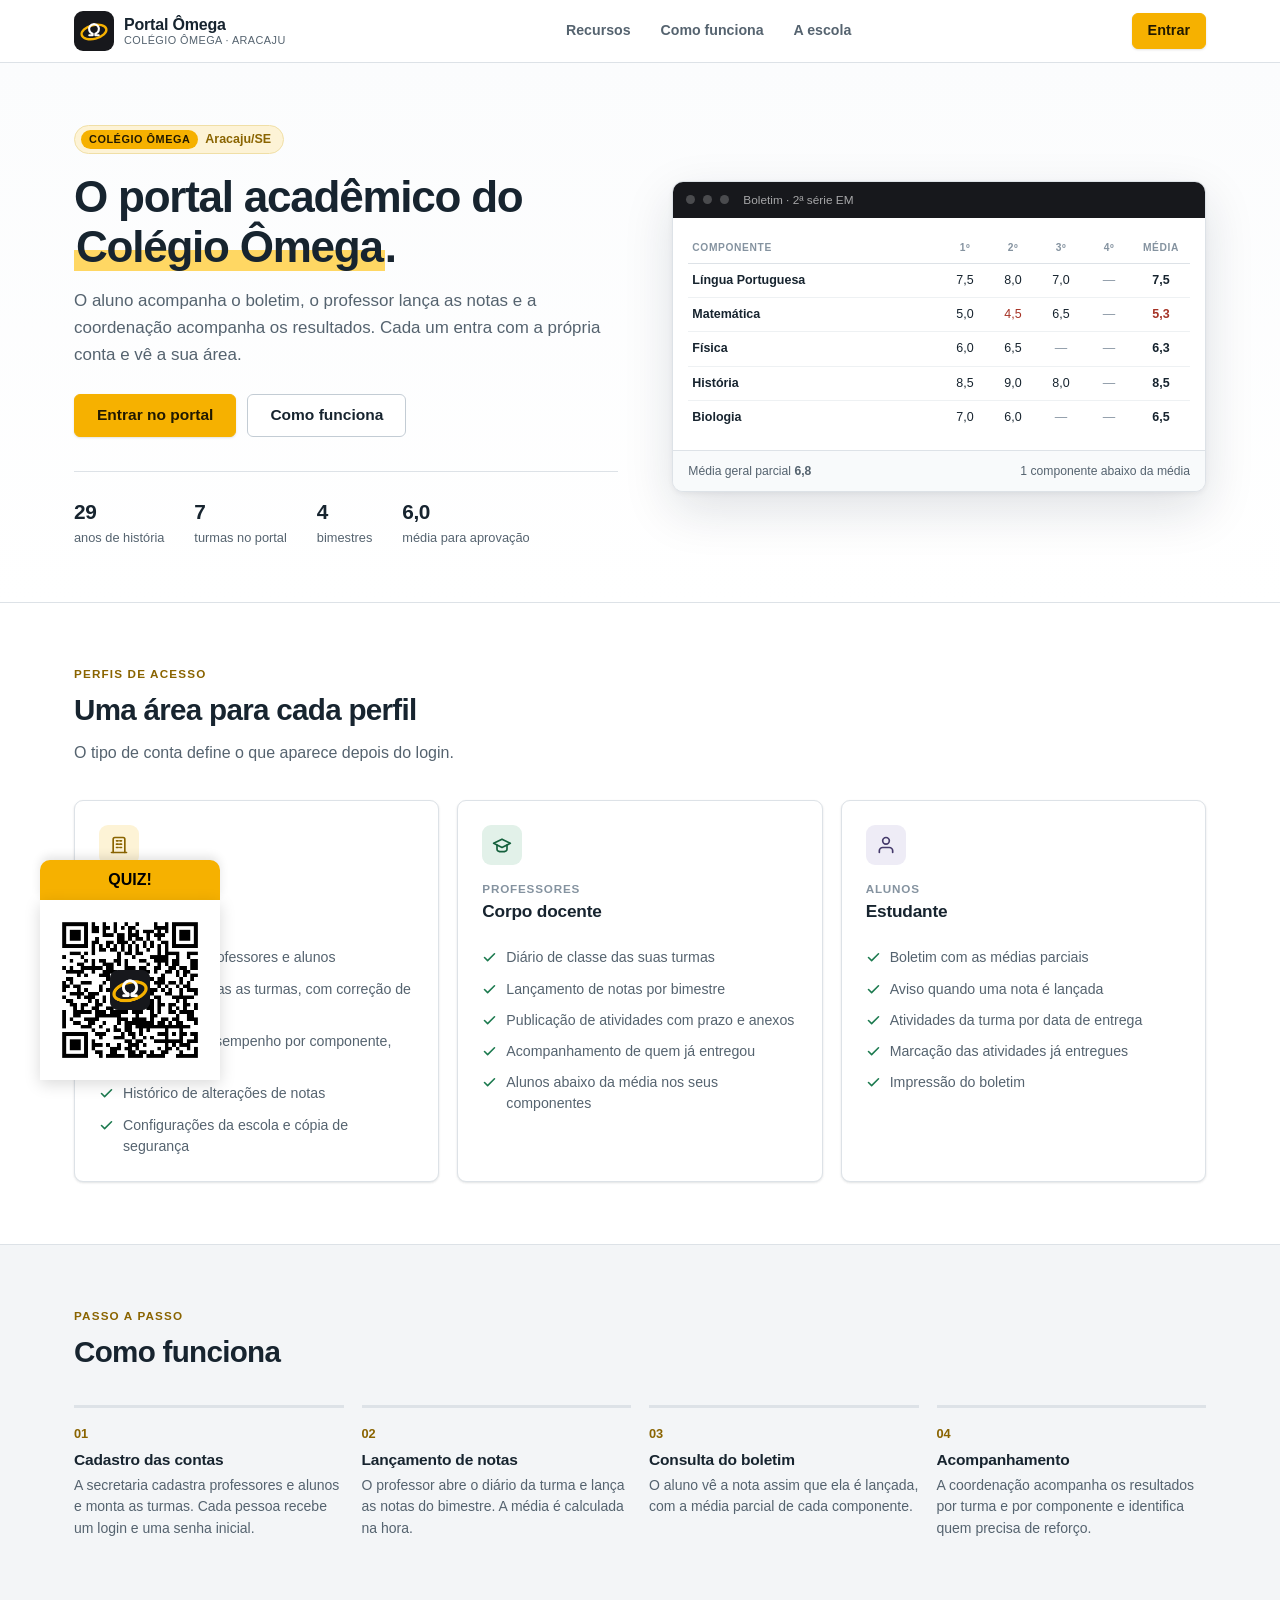
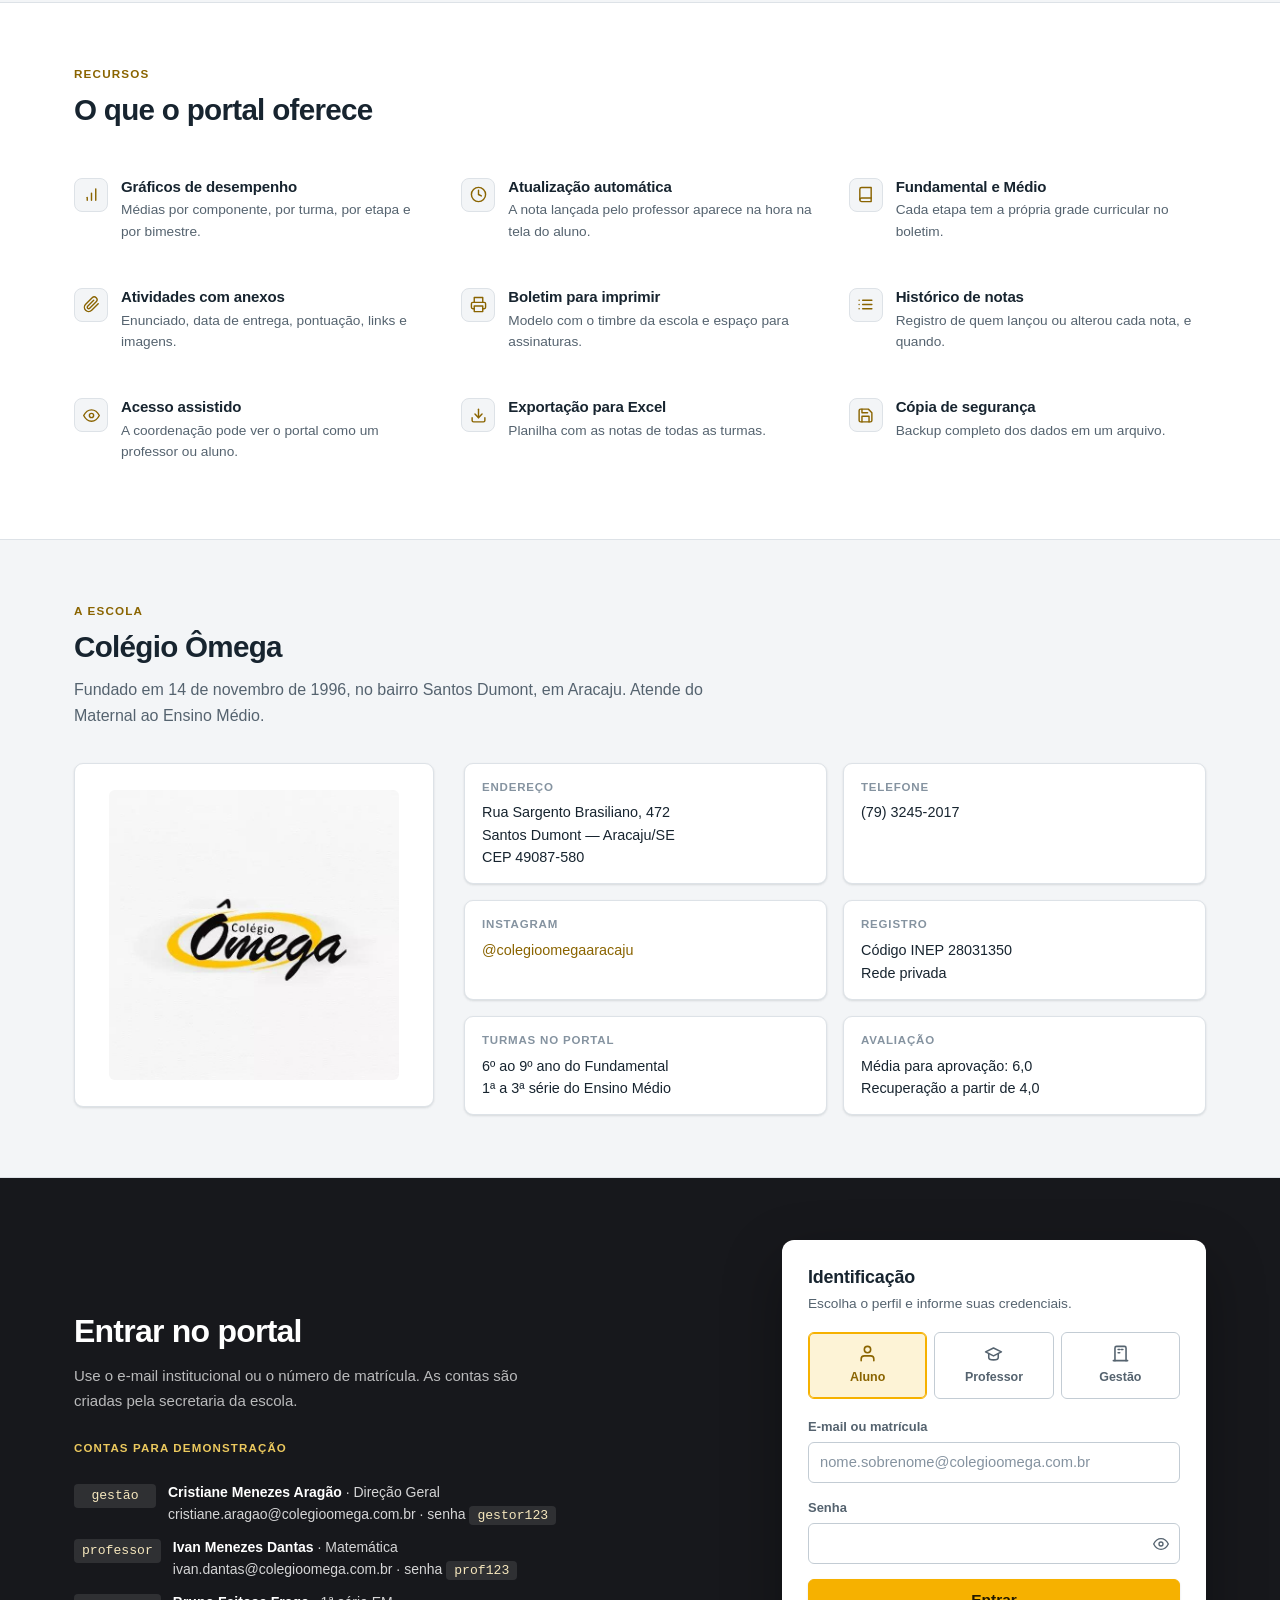
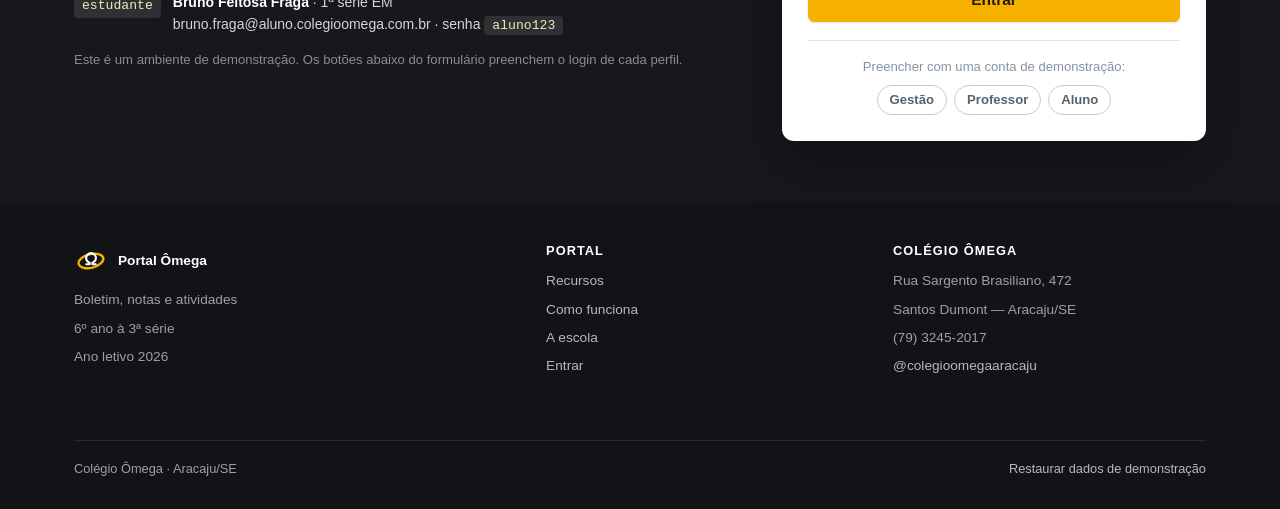
<file: index.html>
<!DOCTYPE html>
<html lang="pt-BR">
<head>
<meta charset="utf-8">
<meta name="viewport" content="width=device-width, initial-scale=1">
<title>Portal Ômega — Colégio Ômega, Aracaju/SE</title>
<meta name="description" content="Portal acadêmico do Colégio Ômega: boletim online, lançamento de notas e atividades das turmas do 6º ano à 3ª série.">
<meta name="theme-color" content="#17181c">
<meta property="og:title" content="Portal Ômega — Colégio Ômega">
<meta property="og:description" content="Boletim online, lançamento de notas e atividades das turmas. Acesso para alunos, professores e coordenação.">
<meta property="og:type" content="website">
<link rel="icon" href="assets/img/favicon.svg" type="image/svg+xml">
<link rel="stylesheet" href="assets/css/base.css">
<link rel="stylesheet" href="assets/css/componentes.css">
<link rel="stylesheet" href="assets/css/portal.css">
<style>
html body .qr-widget {
  position: fixed !important;
  bottom: 0 !important;
  padding-left: 40px !important;
  display: flex !important;
  flex-direction: column !important;
  align-items: center !important;
  z-index: 90 !important;
  box-sizing: content-box !important;
  transform: translateY(180px) !important;
  -webkit-transition: transform 0.5s cubic-bezier(0.5, 1, 0.1, 1) !important;
  transition: transform 0.5s cubic-bezier(0.5, 1, 0.1, 1) !important;
  will-change: transform;
}

html body .qr-widget:hover {
  transform: translateY(0px) !important;
}

html body .qr-trigger {
  background-color: #F6B100 !important;
  color: #000000 !important;
  border: none !important;
  padding: 12px 0 !important;
  font-size: 16px !important;
  font-weight: bold !important;
  cursor: pointer !important;
  width: 180px !important;
  text-align: center !important;
  border-radius: 10px 10px 0 0 !important;
  box-shadow: 0 -4px 10px rgba(0, 0, 0, 0.1) !important;
  line-height: 1 !important;
  margin: 0 !important;
}

html body .qr-box {
  background: white !important;
  padding: 15px !important;
  box-shadow: 0 4px 15px rgba(0, 0, 0, 0.15) !important;
  width: 150px !important;
  height: 150px !important;
  display: flex !important;
  justify-content: center !important;
  align-items: center !important;
  cursor: pointer !important;
  box-sizing: content-box !important;
  margin: 0 !important;
}

html body .qr-box img {
  width: 150px !important;
  height: 150px !important;
  display: block !important;
  margin: 0 !important;
  padding: 0 !important;
}
</style>
</head>
<body class="portal">

<!-- ═══════════ ABERTURA ═══════════ -->
<div id="cortina" class="cortina-abertura" role="presentation">
  <div class="cortina-brilho" aria-hidden="true"></div>
  <div class="cortina-particulas" id="abParticulas" aria-hidden="true"></div>
  <div class="cortina-miolo">
    <svg class="cortina-marca" viewBox="0 0 64 64" fill="none" aria-hidden="true">
      <ellipse class="ab-elipse" cx="32" cy="34" rx="27" ry="14.5" transform="rotate(-14 32 34)"
               pathLength="100" stroke="#f6b100" stroke-width="5"/>
      <path class="ab-omega" d="M22 41h7v-3a10.5 10.5 0 1 1 6 0v3h7"
            pathLength="100" stroke="#ffffff" stroke-width="4.6"
            stroke-linecap="round" stroke-linejoin="round"/>
    </svg>
    <h1 class="cortina-titulo" aria-label="Portal Ômega">
      <span class="ab-palavra" id="abPalavra1"></span>
      <span class="ab-palavra ab-palavra-2" id="abPalavra2"></span>
    </h1>
    <p class="cortina-sub">Colégio Ômega · Aracaju/SE</p>
    <button class="cortina-pular" id="abPular" type="button">pular &rarr;</button>
  </div>
</div>

<header class="topo-portal">
  <div class="envelope">
    <a class="marca-portal" href="index.html">
      <span class="escudo">
        <svg class="marca-omega" viewBox="0 0 64 64" fill="none" aria-hidden="true">
          <ellipse cx="32" cy="34" rx="27" ry="14.5" transform="rotate(-14 32 34)" stroke="#f6b100" stroke-width="5"/>
          <path d="M22 41h7v-3a10.5 10.5 0 1 1 6 0v3h7" stroke="currentColor" stroke-width="4.6" stroke-linecap="round" stroke-linejoin="round"/>
        </svg>
      </span>
      <span class="txt"><b>Portal Ômega</b><small>Colégio Ômega · Aracaju</small></span>
    </a>
    <nav class="nav-portal">
      <a href="#recursos">Recursos</a>
      <a href="#funcionamento">Como funciona</a>
      <a href="#escola">A escola</a>
    </nav>
    <a class="btn btn-principal" href="#acesso" style="margin-left:auto">Entrar</a>
  </div>
</header>

<!-- ====================================================== Abertura ==== -->
<section class="abertura">
  <div class="envelope">
    <div class="entrada-hero">
      <span class="tarja"><b>Colégio Ômega</b> Aracaju/SE</span>
      <h1>O portal acadêmico do <em>Colégio Ômega</em>.</h1>
      <p class="chamada">
        O aluno acompanha o boletim, o professor lança as notas e a coordenação
        acompanha os resultados. Cada um entra com a própria conta e vê a sua área.
      </p>
      <div class="botoes">
        <a class="btn btn-principal btn-g" href="#acesso">Entrar no portal</a>
        <a class="btn btn-neutro btn-g" href="#funcionamento">Como funciona</a>
      </div>

      <div class="tiras">
        <div class="t"><div class="n" data-contar="29">0</div><div class="d">anos de história</div></div>
        <div class="t"><div class="n" data-contar="7">0</div><div class="d">turmas no portal</div></div>
        <div class="t"><div class="n" data-contar="4">0</div><div class="d">bimestres</div></div>
        <div class="t"><div class="n">6,0</div><div class="d">média para aprovação</div></div>
      </div>
    </div>

    <!-- Prévia do boletim, com os mesmos estilos da tela real -->
    <div class="maquete" aria-hidden="true">
      <div class="maq-topo">
        <i></i><i></i><i></i>
        <span>Boletim · 2ª série EM</span>
      </div>
      <div class="maq-corpo">
        <div class="maq-linha cab">
          <span>Componente</span><span class="c">1º</span><span class="c">2º</span>
          <span class="c">3º</span><span class="c">4º</span><span class="md">Média</span>
        </div>
        <div class="maq-linha">
          <b>Língua Portuguesa</b><span class="c">7,5</span><span class="c">8,0</span>
          <span class="c">7,0</span><span class="c vazia">—</span><span class="md">7,5</span>
        </div>
        <div class="maq-linha">
          <b>Matemática</b><span class="c">5,0</span><span class="c baixa">4,5</span>
          <span class="c nova">6,5</span><span class="c vazia">—</span><span class="md baixa">5,3</span>
        </div>
        <div class="maq-linha">
          <b>Física</b><span class="c">6,0</span><span class="c">6,5</span>
          <span class="c vazia">—</span><span class="c vazia">—</span><span class="md">6,3</span>
        </div>
        <div class="maq-linha">
          <b>História</b><span class="c">8,5</span><span class="c">9,0</span>
          <span class="c">8,0</span><span class="c vazia">—</span><span class="md">8,5</span>
        </div>
        <div class="maq-linha">
          <b>Biologia</b><span class="c">7,0</span><span class="c">6,0</span>
          <span class="c vazia">—</span><span class="c vazia">—</span><span class="md">6,5</span>
        </div>
      </div>
      <div class="maq-rodape">
        <span>Média geral parcial <b>6,8</b></span>
        <span>1 componente abaixo da média</span>
      </div>
    </div>
  </div>
</section>

<!-- ======================================================== Perfis ==== -->
<section class="secao" id="perfis">
  <div class="envelope">
    <div class="cabeca-secao rev">
      <div class="olho">Perfis de acesso</div>
      <h2>Uma área para cada perfil</h2>
      <p>O tipo de conta define o que aparece depois do login.</p>
    </div>

    <div class="perfis">
      <article class="perfil gestor rev">
        <div class="emblema" aria-hidden="true">
          <svg viewBox="0 0 24 24" fill="none" stroke="currentColor" stroke-width="2" stroke-linecap="round" stroke-linejoin="round"><path d="M3 21h18"/><path d="M5 21V5a2 2 0 0 1 2-2h10a2 2 0 0 1 2 2v16"/><path d="M9 7h2M13 7h2M9 11h2M13 11h2M9 15h2M13 15h2"/></svg>
        </div>
        <div class="papel-nome">Coordenação</div>
        <h3>Gestão escolar</h3>
        <ul>
          <li><svg viewBox="0 0 24 24" fill="none" stroke="currentColor" stroke-width="2.5" stroke-linecap="round" stroke-linejoin="round"><polyline points="20 6 9 17 4 12"/></svg>Cadastro de professores e alunos</li>
          <li><svg viewBox="0 0 24 24" fill="none" stroke="currentColor" stroke-width="2.5" stroke-linecap="round" stroke-linejoin="round"><polyline points="20 6 9 17 4 12"/></svg>Boletins de todas as turmas, com correção de notas</li>
          <li><svg viewBox="0 0 24 24" fill="none" stroke="currentColor" stroke-width="2.5" stroke-linecap="round" stroke-linejoin="round"><polyline points="20 6 9 17 4 12"/></svg>Gráficos de desempenho por componente, turma e etapa</li>
          <li><svg viewBox="0 0 24 24" fill="none" stroke="currentColor" stroke-width="2.5" stroke-linecap="round" stroke-linejoin="round"><polyline points="20 6 9 17 4 12"/></svg>Histórico de alterações de notas</li>
          <li><svg viewBox="0 0 24 24" fill="none" stroke="currentColor" stroke-width="2.5" stroke-linecap="round" stroke-linejoin="round"><polyline points="20 6 9 17 4 12"/></svg>Configurações da escola e cópia de segurança</li>
        </ul>
      </article>

      <article class="perfil docente rev">
        <div class="emblema" aria-hidden="true">
          <svg viewBox="0 0 24 24" fill="none" stroke="currentColor" stroke-width="2" stroke-linecap="round" stroke-linejoin="round"><path d="M22 10 12 5 2 10l10 5 10-5z"/><path d="M6 12v5c0 1.66 2.69 3 6 3s6-1.34 6-3v-5"/></svg>
        </div>
        <div class="papel-nome">Professores</div>
        <h3>Corpo docente</h3>
        <ul>
          <li><svg viewBox="0 0 24 24" fill="none" stroke="currentColor" stroke-width="2.5" stroke-linecap="round" stroke-linejoin="round"><polyline points="20 6 9 17 4 12"/></svg>Diário de classe das suas turmas</li>
          <li><svg viewBox="0 0 24 24" fill="none" stroke="currentColor" stroke-width="2.5" stroke-linecap="round" stroke-linejoin="round"><polyline points="20 6 9 17 4 12"/></svg>Lançamento de notas por bimestre</li>
          <li><svg viewBox="0 0 24 24" fill="none" stroke="currentColor" stroke-width="2.5" stroke-linecap="round" stroke-linejoin="round"><polyline points="20 6 9 17 4 12"/></svg>Publicação de atividades com prazo e anexos</li>
          <li><svg viewBox="0 0 24 24" fill="none" stroke="currentColor" stroke-width="2.5" stroke-linecap="round" stroke-linejoin="round"><polyline points="20 6 9 17 4 12"/></svg>Acompanhamento de quem já entregou</li>
          <li><svg viewBox="0 0 24 24" fill="none" stroke="currentColor" stroke-width="2.5" stroke-linecap="round" stroke-linejoin="round"><polyline points="20 6 9 17 4 12"/></svg>Alunos abaixo da média nos seus componentes</li>
        </ul>
      </article>

      <article class="perfil aluno rev">
        <div class="emblema" aria-hidden="true">
          <svg viewBox="0 0 24 24" fill="none" stroke="currentColor" stroke-width="2" stroke-linecap="round" stroke-linejoin="round"><path d="M20 21v-2a4 4 0 0 0-4-4H8a4 4 0 0 0-4 4v2"/><circle cx="12" cy="7" r="4"/></svg>
        </div>
        <div class="papel-nome">Alunos</div>
        <h3>Estudante</h3>
        <ul>
          <li><svg viewBox="0 0 24 24" fill="none" stroke="currentColor" stroke-width="2.5" stroke-linecap="round" stroke-linejoin="round"><polyline points="20 6 9 17 4 12"/></svg>Boletim com as médias parciais</li>
          <li><svg viewBox="0 0 24 24" fill="none" stroke="currentColor" stroke-width="2.5" stroke-linecap="round" stroke-linejoin="round"><polyline points="20 6 9 17 4 12"/></svg>Aviso quando uma nota é lançada</li>
          <li><svg viewBox="0 0 24 24" fill="none" stroke="currentColor" stroke-width="2.5" stroke-linecap="round" stroke-linejoin="round"><polyline points="20 6 9 17 4 12"/></svg>Atividades da turma por data de entrega</li>
          <li><svg viewBox="0 0 24 24" fill="none" stroke="currentColor" stroke-width="2.5" stroke-linecap="round" stroke-linejoin="round"><polyline points="20 6 9 17 4 12"/></svg>Marcação das atividades já entregues</li>
          <li><svg viewBox="0 0 24 24" fill="none" stroke="currentColor" stroke-width="2.5" stroke-linecap="round" stroke-linejoin="round"><polyline points="20 6 9 17 4 12"/></svg>Impressão do boletim</li>
        </ul>
      </article>
    </div>
  </div>
</section>

<!-- =================================================== Funcionamento == -->
<section class="secao alterna" id="funcionamento">
  <div class="envelope">
    <div class="cabeca-secao rev">
      <div class="olho">Passo a passo</div>
      <h2>Como funciona</h2>
    </div>

    <div class="passos">
      <div class="passo rev">
        <h4>Cadastro das contas</h4>
        <p>A secretaria cadastra professores e alunos e monta as turmas. Cada pessoa recebe um login e uma senha inicial.</p>
      </div>
      <div class="passo rev">
        <h4>Lançamento de notas</h4>
        <p>O professor abre o diário da turma e lança as notas do bimestre. A média é calculada na hora.</p>
      </div>
      <div class="passo rev">
        <h4>Consulta do boletim</h4>
        <p>O aluno vê a nota assim que ela é lançada, com a média parcial de cada componente.</p>
      </div>
      <div class="passo rev">
        <h4>Acompanhamento</h4>
        <p>A coordenação acompanha os resultados por turma e por componente e identifica quem precisa de reforço.</p>
      </div>
    </div>
  </div>
</section>

<!-- ====================================================== Recursos ==== -->
<section class="secao" id="recursos">
  <div class="envelope">
    <div class="cabeca-secao rev">
      <div class="olho">Recursos</div>
      <h2>O que o portal oferece</h2>
    </div>

    <div class="recursos">
      <div class="recurso rev">
        <div class="ico"><svg viewBox="0 0 24 24" fill="none" stroke="currentColor" stroke-width="2" stroke-linecap="round" stroke-linejoin="round"><line x1="12" y1="20" x2="12" y2="10"/><line x1="18" y1="20" x2="18" y2="4"/><line x1="6" y1="20" x2="6" y2="16"/></svg></div>
        <div>
          <h4>Gráficos de desempenho</h4>
          <p>Médias por componente, por turma, por etapa e por bimestre.</p>
        </div>
      </div>
      <div class="recurso rev">
        <div class="ico"><svg viewBox="0 0 24 24" fill="none" stroke="currentColor" stroke-width="2" stroke-linecap="round" stroke-linejoin="round"><circle cx="12" cy="12" r="10"/><polyline points="12 6 12 12 16 14"/></svg></div>
        <div>
          <h4>Atualização automática</h4>
          <p>A nota lançada pelo professor aparece na hora na tela do aluno.</p>
        </div>
      </div>
      <div class="recurso rev">
        <div class="ico"><svg viewBox="0 0 24 24" fill="none" stroke="currentColor" stroke-width="2" stroke-linecap="round" stroke-linejoin="round"><path d="M4 19.5A2.5 2.5 0 0 1 6.5 17H20"/><path d="M6.5 2H20v20H6.5A2.5 2.5 0 0 1 4 19.5v-15A2.5 2.5 0 0 1 6.5 2z"/></svg></div>
        <div>
          <h4>Fundamental e Médio</h4>
          <p>Cada etapa tem a própria grade curricular no boletim.</p>
        </div>
      </div>
      <div class="recurso rev">
        <div class="ico"><svg viewBox="0 0 24 24" fill="none" stroke="currentColor" stroke-width="2" stroke-linecap="round" stroke-linejoin="round"><path d="M21.44 11.05l-9.19 9.19a6 6 0 0 1-8.49-8.49l9.19-9.19a4 4 0 0 1 5.66 5.66l-9.2 9.19a2 2 0 0 1-2.83-2.83l8.49-8.48"/></svg></div>
        <div>
          <h4>Atividades com anexos</h4>
          <p>Enunciado, data de entrega, pontuação, links e imagens.</p>
        </div>
      </div>
      <div class="recurso rev">
        <div class="ico"><svg viewBox="0 0 24 24" fill="none" stroke="currentColor" stroke-width="2" stroke-linecap="round" stroke-linejoin="round"><polyline points="6 9 6 2 18 2 18 9"/><path d="M6 18H4a2 2 0 0 1-2-2v-5a2 2 0 0 1 2-2h16a2 2 0 0 1 2 2v5a2 2 0 0 1-2 2h-2"/><rect x="6" y="14" width="12" height="8"/></svg></div>
        <div>
          <h4>Boletim para imprimir</h4>
          <p>Modelo com o timbre da escola e espaço para assinaturas.</p>
        </div>
      </div>
      <div class="recurso rev">
        <div class="ico"><svg viewBox="0 0 24 24" fill="none" stroke="currentColor" stroke-width="2" stroke-linecap="round" stroke-linejoin="round"><line x1="8" y1="6" x2="21" y2="6"/><line x1="8" y1="12" x2="21" y2="12"/><line x1="8" y1="18" x2="21" y2="18"/><line x1="3" y1="6" x2="3.01" y2="6"/><line x1="3" y1="12" x2="3.01" y2="12"/><line x1="3" y1="18" x2="3.01" y2="18"/></svg></div>
        <div>
          <h4>Histórico de notas</h4>
          <p>Registro de quem lançou ou alterou cada nota, e quando.</p>
        </div>
      </div>
      <div class="recurso rev">
        <div class="ico"><svg viewBox="0 0 24 24" fill="none" stroke="currentColor" stroke-width="2" stroke-linecap="round" stroke-linejoin="round"><path d="M1 12s4-8 11-8 11 8 11 8-4 8-11 8-11-8-11-8z"/><circle cx="12" cy="12" r="3"/></svg></div>
        <div>
          <h4>Acesso assistido</h4>
          <p>A coordenação pode ver o portal como um professor ou aluno.</p>
        </div>
      </div>
      <div class="recurso rev">
        <div class="ico"><svg viewBox="0 0 24 24" fill="none" stroke="currentColor" stroke-width="2" stroke-linecap="round" stroke-linejoin="round"><path d="M21 15v4a2 2 0 0 1-2 2H5a2 2 0 0 1-2-2v-4"/><polyline points="7 10 12 15 17 10"/><line x1="12" y1="15" x2="12" y2="3"/></svg></div>
        <div>
          <h4>Exportação para Excel</h4>
          <p>Planilha com as notas de todas as turmas.</p>
        </div>
      </div>
      <div class="recurso rev">
        <div class="ico"><svg viewBox="0 0 24 24" fill="none" stroke="currentColor" stroke-width="2" stroke-linecap="round" stroke-linejoin="round"><path d="M19 21H5a2 2 0 0 1-2-2V5a2 2 0 0 1 2-2h11l5 5v11a2 2 0 0 1-2 2z"/><polyline points="17 21 17 13 7 13 7 21"/><polyline points="7 3 7 8 15 8"/></svg></div>
        <div>
          <h4>Cópia de segurança</h4>
          <p>Backup completo dos dados em um arquivo.</p>
        </div>
      </div>
    </div>
  </div>
</section>

<!-- ======================================================== A escola == -->
<section class="secao alterna" id="escola">
  <div class="envelope">
    <div class="cabeca-secao rev">
      <div class="olho">A escola</div>
      <h2>Colégio Ômega</h2>
      <p>
        Fundado em 14 de novembro de 1996, no bairro Santos Dumont, em Aracaju.
        Atende do Maternal ao Ensino Médio.
      </p>
    </div>

    <div class="escola-grade">
      <div class="cartao-logo rev">
        <img src="assets/img/logo-colegio-omega.jpg" alt="Logotipo do Colégio Ômega" width="607" height="596">
      </div>

      <dl class="ficha-escola rev">
        <div>
          <dt>Endereço</dt>
          <dd>Rua Sargento Brasiliano, 472<br>Santos Dumont — Aracaju/SE<br>CEP 49087-580</dd>
        </div>
        <div>
          <dt>Telefone</dt>
          <dd>(79) 3245-2017</dd>
        </div>
        <div>
          <dt>Instagram</dt>
          <dd><a href="https://www.instagram.com/colegioomegaaracaju/" target="_blank" rel="noopener">@colegioomegaaracaju</a></dd>
        </div>
        <div>
          <dt>Registro</dt>
          <dd>Código INEP 28031350<br>Rede privada</dd>
        </div>
        <div>
          <dt>Turmas no portal</dt>
          <dd>6º ao 9º ano do Fundamental<br>1ª a 3ª série do Ensino Médio</dd>
        </div>
        <div>
          <dt>Avaliação</dt>
          <dd>Média para aprovação: 6,0<br>Recuperação a partir de 4,0</dd>
        </div>
      </dl>
    </div>
  </div>
</section>

<!-- ======================================================== Acesso ===== -->
<section class="secao-acesso" id="acesso">
  <div class="envelope">
    <div class="rev">
      <h2>Entrar no portal</h2>
      <p class="texto">
        Use o e-mail institucional ou o número de matrícula. As contas são criadas
        pela secretaria da escola.
      </p>

      <div style="margin-top:26px">
        <div class="olho" style="color:#ecc95e;font-size:.72rem;font-weight:700;letter-spacing:.1em;text-transform:uppercase">
          Contas para demonstração
        </div>
        <ul class="lista-conta" id="contasDemo"></ul>
        <p class="pequeno" style="color:rgba(255,255,255,.5);margin-top:14px">
          Este é um ambiente de demonstração. Os botões abaixo do formulário
          preenchem o login de cada perfil.
        </p>
      </div>
    </div>

    <div class="painel-entrada rev">
      <h3>Identificação</h3>
      <p class="sub">Escolha o perfil e informe suas credenciais.</p>

      <form id="formEntrar" novalidate>
        <fieldset style="border:0;padding:0;margin:0">
          <legend class="so-leitor">Perfil de acesso</legend>
          <div class="escolha-perfil">
            <label>
              <input type="radio" name="perfil" value="aluno" checked>
              <svg viewBox="0 0 24 24" fill="none" stroke="currentColor" stroke-width="2" stroke-linecap="round" stroke-linejoin="round"><path d="M20 21v-2a4 4 0 0 0-4-4H8a4 4 0 0 0-4 4v2"/><circle cx="12" cy="7" r="4"/></svg>
              Aluno
            </label>
            <label>
              <input type="radio" name="perfil" value="professor">
              <svg viewBox="0 0 24 24" fill="none" stroke="currentColor" stroke-width="2" stroke-linecap="round" stroke-linejoin="round"><path d="M22 10 12 5 2 10l10 5 10-5z"/><path d="M6 12v5c0 1.66 2.69 3 6 3s6-1.34 6-3v-5"/></svg>
              Professor
            </label>
            <label>
              <input type="radio" name="perfil" value="gestor">
              <svg viewBox="0 0 24 24" fill="none" stroke="currentColor" stroke-width="2" stroke-linecap="round" stroke-linejoin="round"><path d="M3 21h18"/><path d="M5 21V5a2 2 0 0 1 2-2h10a2 2 0 0 1 2 2v16"/><path d="M9 7h2M13 7h2M9 11h2"/></svg>
              Gestão
            </label>
          </div>
        </fieldset>

        <div class="campo">
          <label for="identificador">E-mail ou matrícula</label>
          <input class="entrada" type="text" id="identificador" name="identificador"
                 autocomplete="username" placeholder="nome.sobrenome@colegioomega.com.br" required>
        </div>

        <div class="campo">
          <label for="senha">Senha</label>
          <div style="position:relative">
            <input class="entrada" type="password" id="senha" name="senha"
                   autocomplete="current-password" style="padding-right:40px" required>
            <button type="button" class="btn btn-icone" id="verSenha" aria-label="Mostrar senha"
                    style="position:absolute;right:4px;top:50%;transform:translateY(-50%)"></button>
          </div>
        </div>

        <div class="aviso aviso-erro oculto" id="erroEntrar" role="alert" style="margin-bottom:14px"></div>

        <button class="btn btn-principal btn-bloco btn-g" type="submit">Entrar</button>
      </form>

      <div class="rodape-form">
        <div class="pequeno texto-3" style="margin-bottom:8px">Preencher com uma conta de demonstração:</div>
        <div class="filtros" style="justify-content:center">
          <button type="button" class="chip" data-demo="gestor">Gestão</button>
          <button type="button" class="chip" data-demo="professor">Professor</button>
          <button type="button" class="chip" data-demo="aluno">Aluno</button>
        </div>
      </div>
    </div>
  </div>
</section>

<!-- ======================================================== Rodapé ===== -->
<footer class="rodape-portal">
  <div class="envelope">
    <div>
      <div class="marca-rodape">
        <span class="escudo">
          <svg class="marca-omega" viewBox="0 0 64 64" fill="none" aria-hidden="true">
            <ellipse cx="32" cy="34" rx="27" ry="14.5" transform="rotate(-14 32 34)" stroke="#f6b100" stroke-width="5"/>
            <path d="M22 41h7v-3a10.5 10.5 0 1 1 6 0v3h7" stroke="#ffffff" stroke-width="4.6" stroke-linecap="round" stroke-linejoin="round"/>
          </svg>
        </span>
        <b>Portal Ômega</b>
      </div>
      <ul>
        <li>Boletim, notas e atividades</li>
        <li>6º ano à 3ª série</li>
        <li>Ano letivo <span id="rodapeAnoLetivo"></span></li>
      </ul>
    </div>
    <div>
      <h5>Portal</h5>
      <ul>
        <li><a href="#recursos">Recursos</a></li>
        <li><a href="#funcionamento">Como funciona</a></li>
        <li><a href="#escola">A escola</a></li>
        <li><a href="#acesso">Entrar</a></li>
      </ul>
    </div>
    <div>
      <h5>Colégio Ômega</h5>
      <ul>
        <li>Rua Sargento Brasiliano, 472</li>
        <li>Santos Dumont — Aracaju/SE</li>
        <li>(79) 3245-2017</li>
        <li><a href="https://www.instagram.com/colegioomegaaracaju/" target="_blank" rel="noopener">@colegioomegaaracaju</a></li>
      </ul>
    </div>
    <div class="fino" style="grid-column:1/-1">
      <span id="rodapeAno"></span>
      <a href="#" id="zerarBase">Restaurar dados de demonstração</a>
    </div>
  </div>
</footer>
<!-- ================================================= QR CODE ===== -->
<div class="qr-widget">
    <button class="qr-trigger" onclick="window.location.href='https://idkkkjjj.github.io/Portal-Omega/QUIZ'">QUIZ!</button>
    <div class="qr-box" onclick="window.location.href='https://idkkkjjj.github.io/Portal-Omega/QUIZ'">
      <img src="qr-code.png" alt="QR Code">
    </div>
</div>
<script src="assets/js/nucleo.js"></script>
<script src="assets/js/semente.js"></script>
<script src="assets/js/dados.js"></script>
<script src="assets/js/sessao.js"></script>
<script src="assets/js/portal.js"></script>
</body>
</html>
</file>
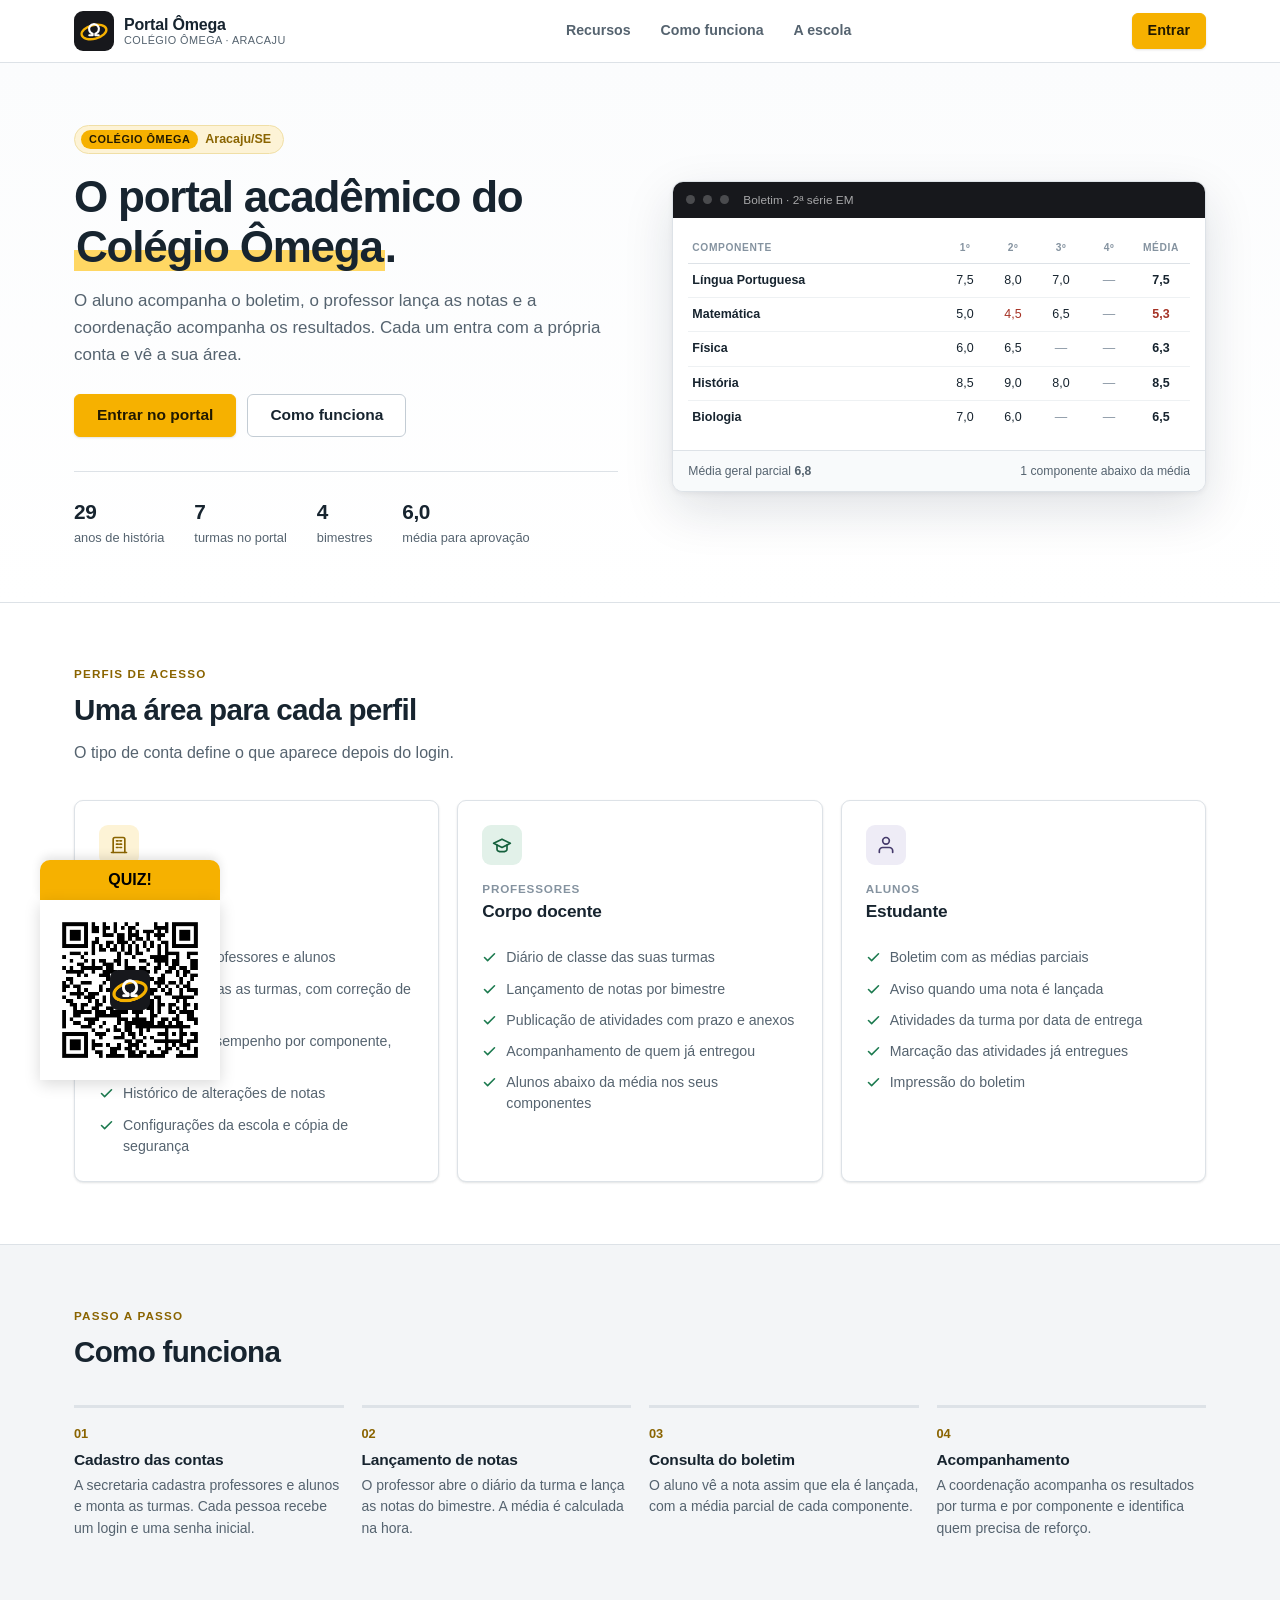
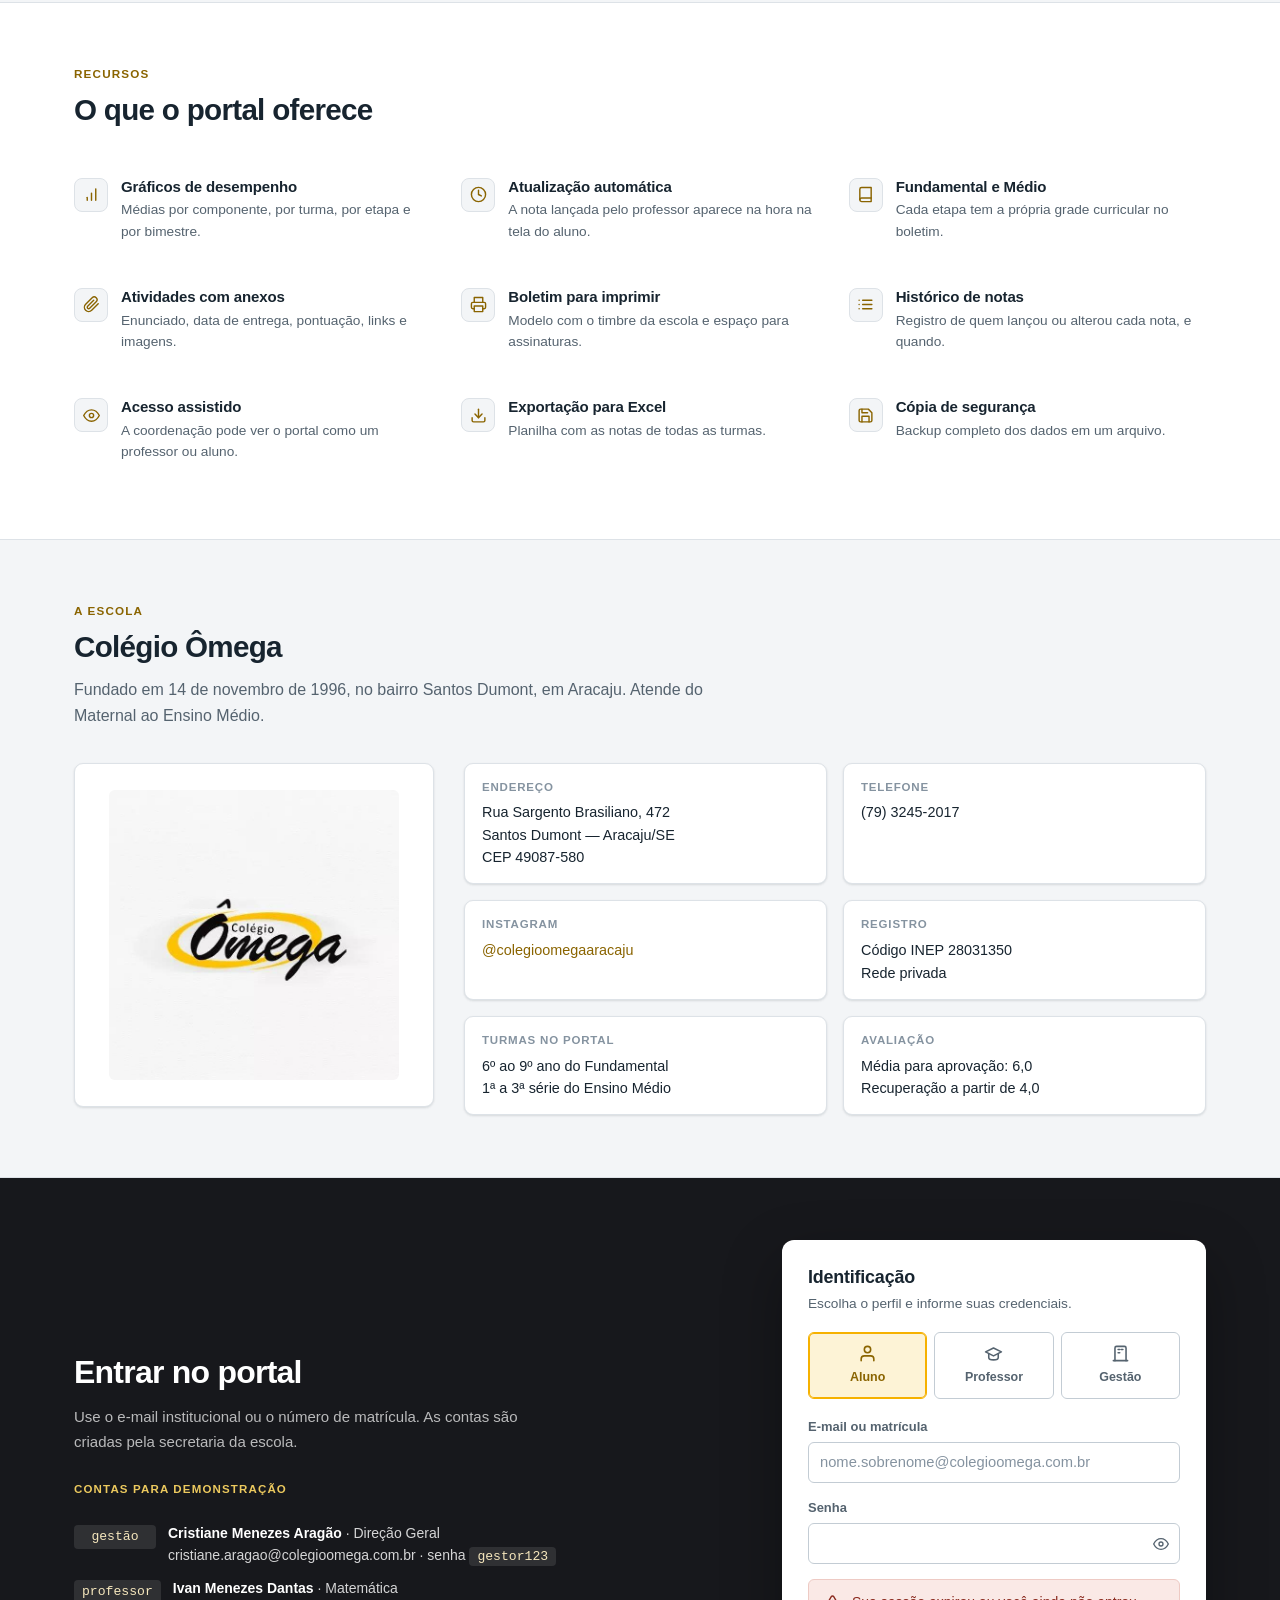
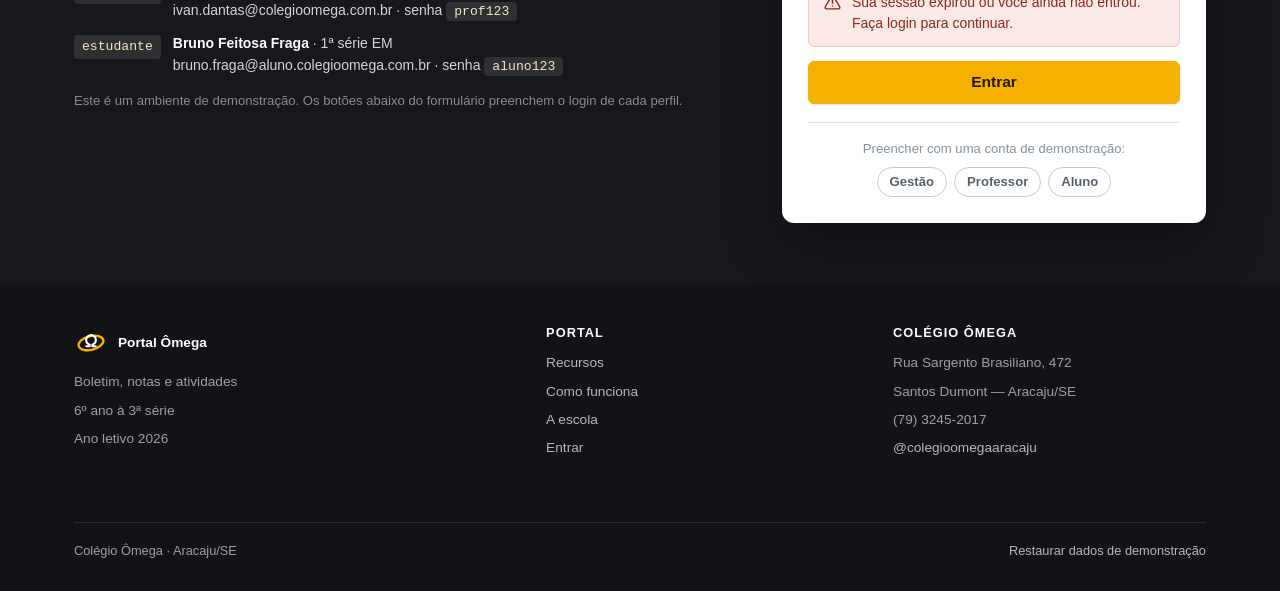
<file: aluno.html>
<!DOCTYPE html>
<html lang="pt-BR">
<head>
<meta charset="utf-8">
<meta name="viewport" content="width=device-width, initial-scale=1">
<title>Área do estudante · Portal Ômega</title>
<meta name="robots" content="noindex">
<meta name="theme-color" content="#17181c">
<link rel="icon" href="assets/img/favicon.svg" type="image/svg+xml">
<link rel="stylesheet" href="assets/css/base.css">
<link rel="stylesheet" href="assets/css/componentes.css">
<link rel="stylesheet" href="assets/css/app.css">
<link rel="stylesheet" href="assets/css/modulos.css">
</head>
<body>
<div id="app"></div>

<script src="assets/js/nucleo.js"></script>
<script src="assets/js/semente.js"></script>
<script src="assets/js/dados.js"></script>
<script src="assets/js/sessao.js"></script>
<script src="assets/js/graficos.js"></script>
<script src="assets/js/casca.js"></script>
<script src="assets/js/boletim.js"></script>
<script src="assets/js/atividades.js"></script>
<script src="assets/js/aluno.js"></script>
</body>
</html>
</file>
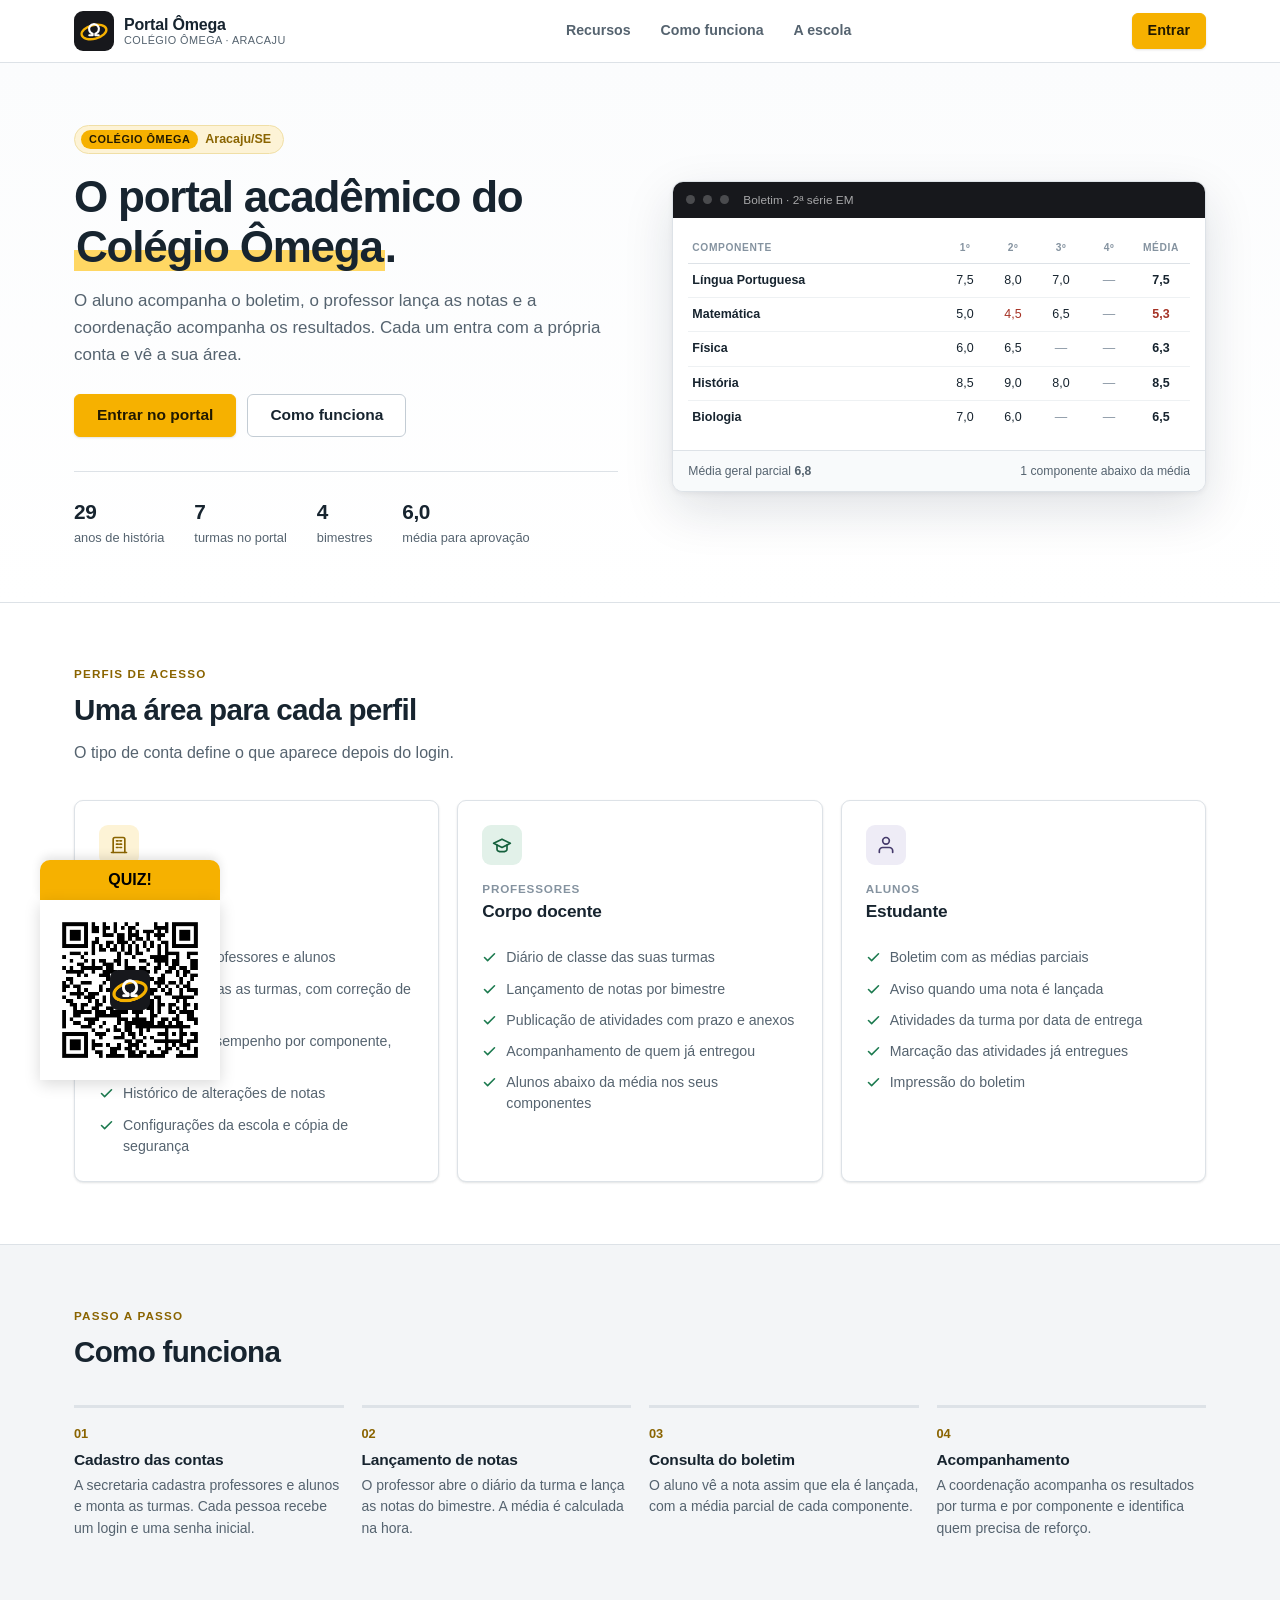
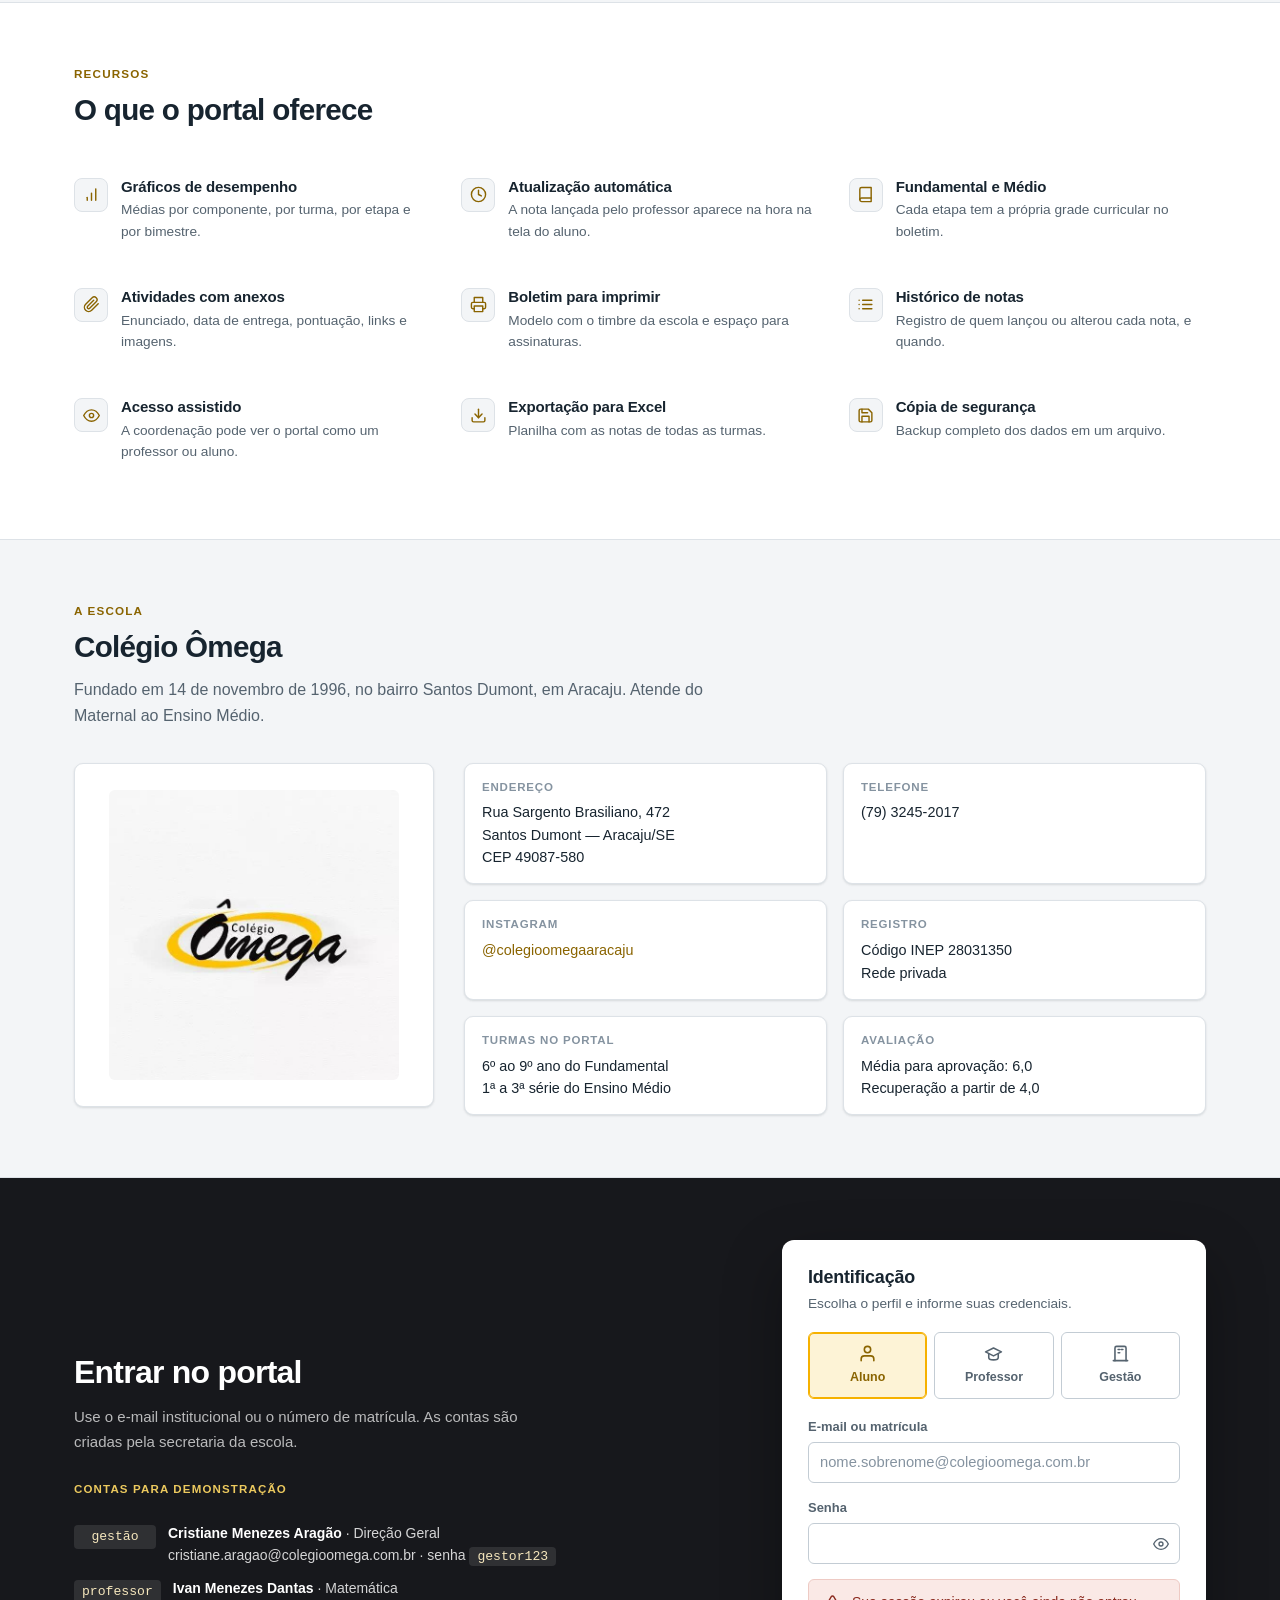
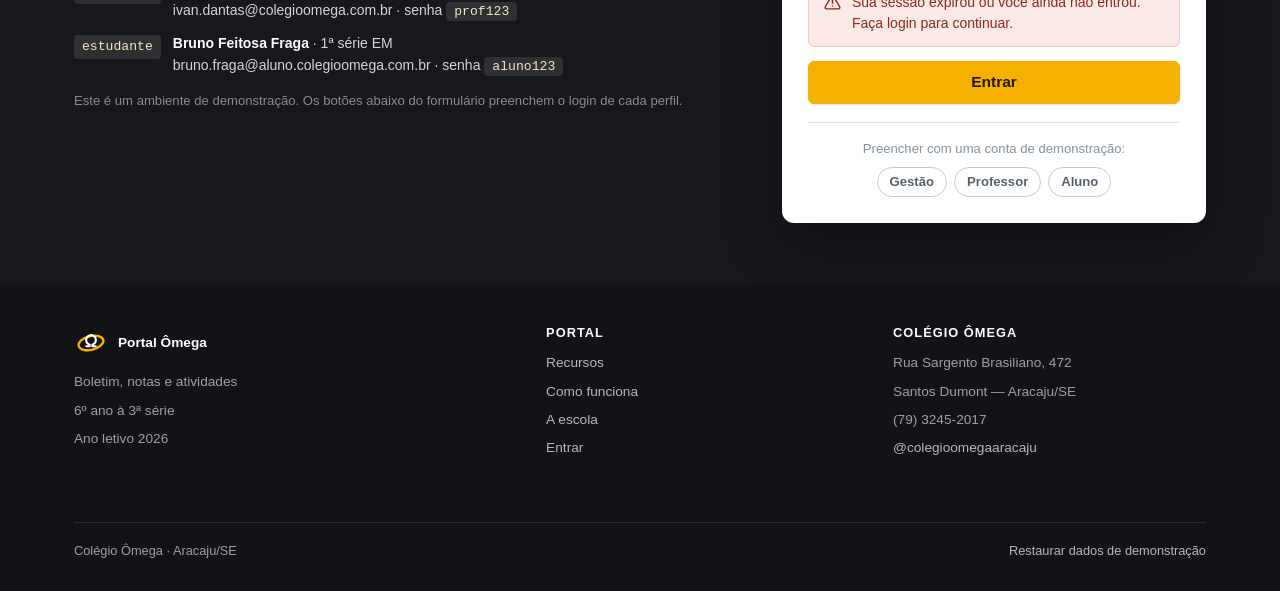
<file: gestor.html>
<!DOCTYPE html>
<html lang="pt-BR">
<head>
<meta charset="utf-8">
<meta name="viewport" content="width=device-width, initial-scale=1">
<title>Gestão escolar · Portal Ômega</title>
<meta name="robots" content="noindex">
<meta name="theme-color" content="#17181c">
<link rel="icon" href="assets/img/favicon.svg" type="image/svg+xml">
<link rel="stylesheet" href="assets/css/base.css">
<link rel="stylesheet" href="assets/css/componentes.css">
<link rel="stylesheet" href="assets/css/app.css">
<link rel="stylesheet" href="assets/css/modulos.css">
</head>
<body>
<div id="app"></div>

<script src="assets/js/nucleo.js"></script>
<script src="assets/js/semente.js"></script>
<script src="assets/js/dados.js"></script>
<script src="assets/js/sessao.js"></script>
<script src="assets/js/graficos.js"></script>
<script src="assets/js/casca.js"></script>
<script src="assets/js/boletim.js"></script>
<script src="assets/js/atividades.js"></script>
<script src="assets/js/gestor.js"></script>
</body>
</html>
</file>
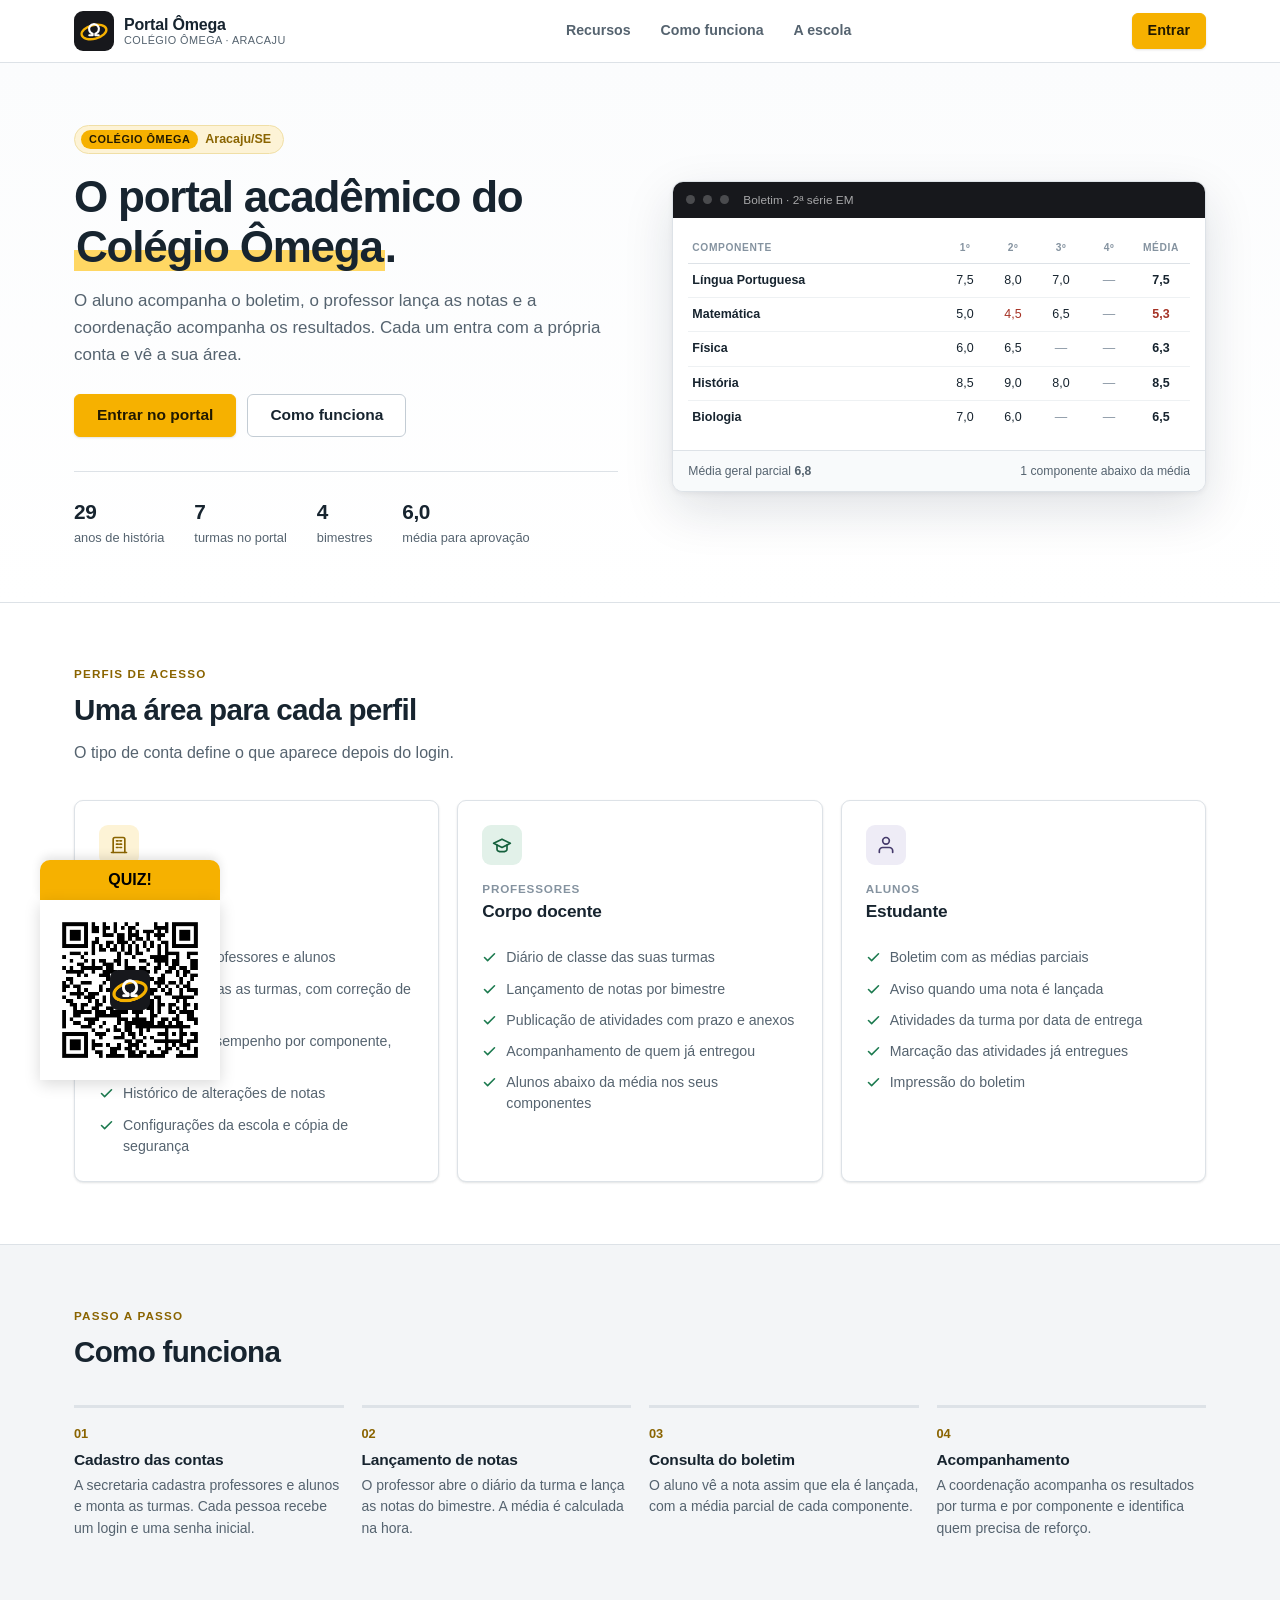
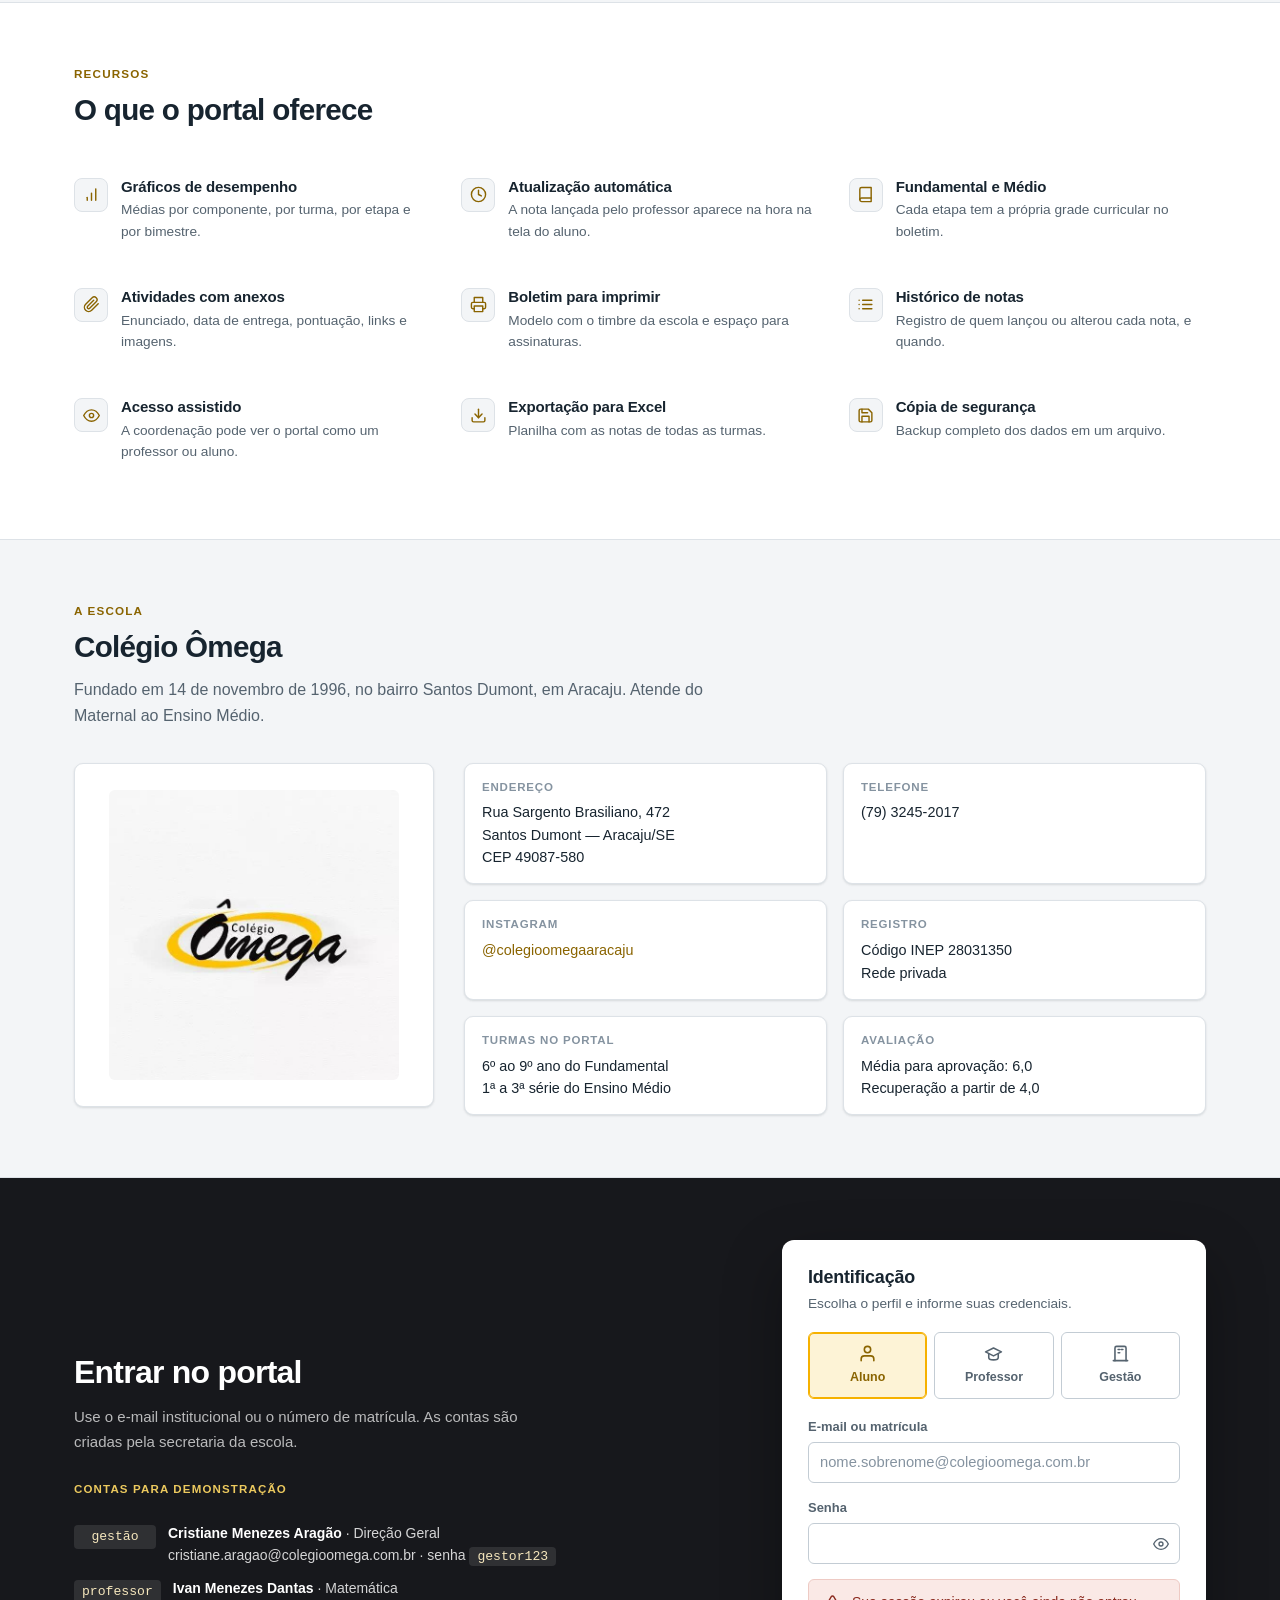
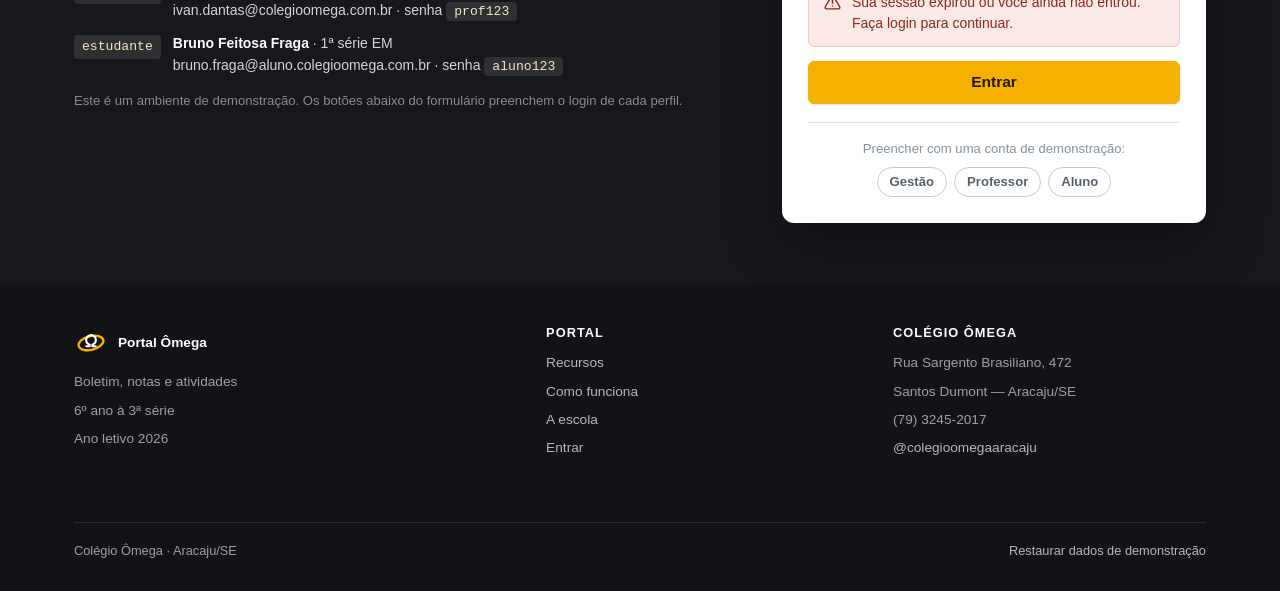
<file: professor.html>
<!DOCTYPE html>
<html lang="pt-BR">
<head>
<meta charset="utf-8">
<meta name="viewport" content="width=device-width, initial-scale=1">
<title>Área do professor · Portal Ômega</title>
<meta name="robots" content="noindex">
<meta name="theme-color" content="#17181c">
<link rel="icon" href="assets/img/favicon.svg" type="image/svg+xml">
<link rel="stylesheet" href="assets/css/base.css">
<link rel="stylesheet" href="assets/css/componentes.css">
<link rel="stylesheet" href="assets/css/app.css">
<link rel="stylesheet" href="assets/css/modulos.css">
</head>
<body>
<div id="app"></div>

<script src="assets/js/nucleo.js"></script>
<script src="assets/js/semente.js"></script>
<script src="assets/js/dados.js"></script>
<script src="assets/js/sessao.js"></script>
<script src="assets/js/graficos.js"></script>
<script src="assets/js/casca.js"></script>
<script src="assets/js/boletim.js"></script>
<script src="assets/js/atividades.js"></script>
<script src="assets/js/professor.js"></script>
</body>
</html>
</file>
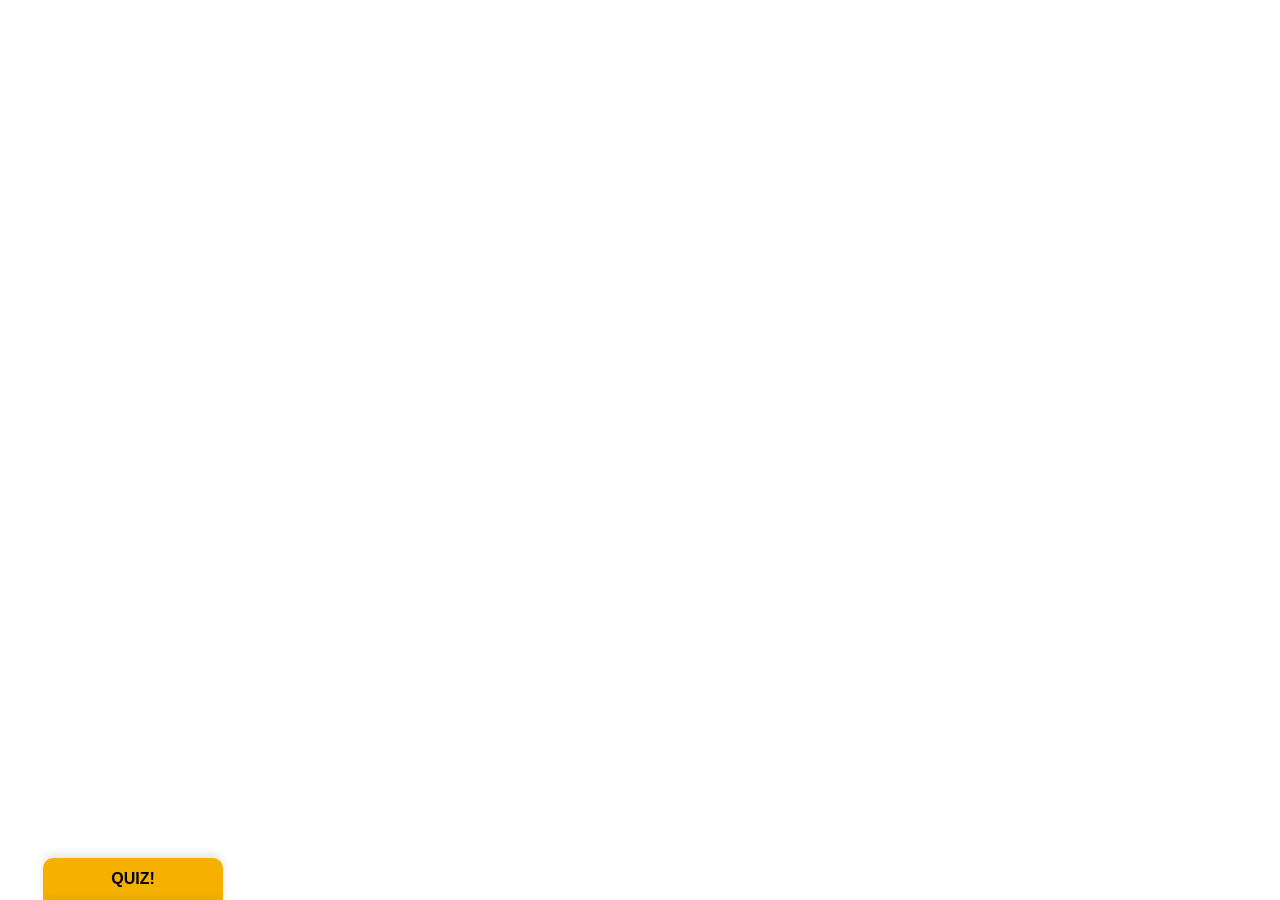
<file: QRCODE.html>
<!DOCTYPE html>
<html lang="en">
<head>
<meta charset="UTF-8">
<meta name="viewport" content="width=device-width, initial-scale=1.0">
<title>qrc ode</title>
<style>
  .qr-widget {
    position: fixed;
    bottom: 0;
    padding-left: 250px;
    transform: translateX(-50%);
    display: flex;
    flex-direction: column;
    align-items: center;
    z-index: 1000;
    transition: transform 0.75s cubic-bezier(0.25, 1, 0.5, 1);
    transform: translate(-50%, 180px); 
  }

 .qr-trigger {
    background-color: #F6B100;
    color: black;
    border: none;
    padding: 12px 24px;
    font-size: 16px;
    font-weight: bold;
    cursor: pointer;
    width: 180px;
    text-align: center;
    border-radius: 10px 10px 0 0;
    box-shadow: 0 -4px 10px rgba(0, 0, 0, 0.1);
  }

 .qr-box {
    background: white;
    padding: 15px;
    box-shadow: 0 4px 15px rgba(0, 0, 0, 0.15);
    width: 150px;
    height: 150px;
    display: flex;
    justify-content: center;
    align-items: center;
    cursor: pointer;
  }

 .qr-box img {
    width: 150px;
    height: 150px;
    display: block;
  }
  .qr-widget:hover {
    transform: translate(-50%, 0);
  }
</style>
</head>
<body>
  <div class="qr-widget">
    <button class="qr-trigger" onclick="window.location.href='https://idkkkjjj.github.io/Portal-Omega/QUIZ'">QUIZ!</button>
    <div class="qr-box" onclick="window.location.href='https://idkkkjjj.github.io/Portal-Omega/QUIZ'">
      <img src="qr-code.png" alt="QR Code">
    </div>
  </div>

</body>
</html>
</file>
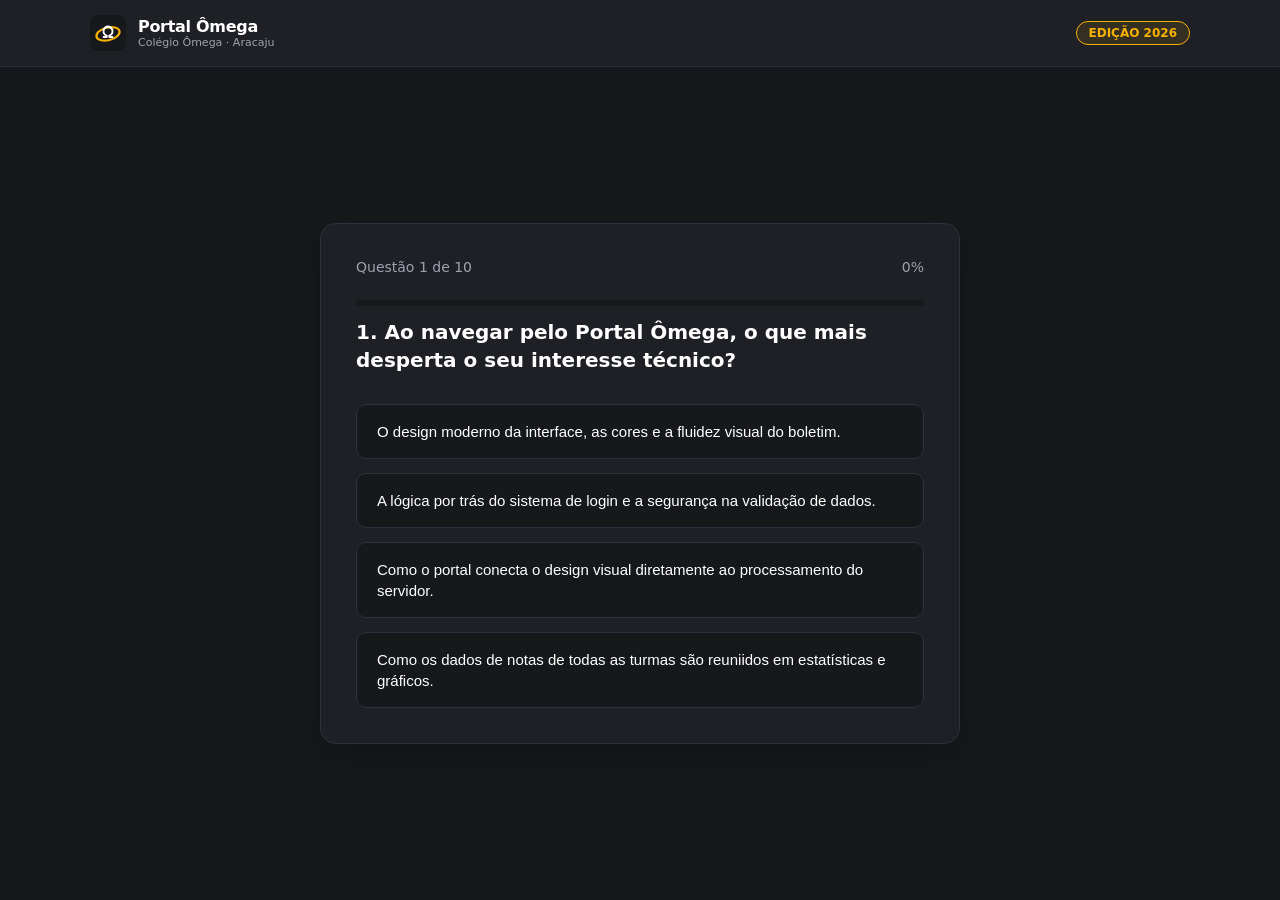
<file: QUEMSOU.html>
<!DOCTYPE html>
<html lang="pt-BR">
<head>
    <meta charset="utf-8">
    <meta name="viewport" content="width=device-width, initial-scale=1">
    <title>Portal Ômega — Quiz das Profissões Tech</title>
    <meta name="description" content="Descubra seu perfil tecnológico">
    <meta name="theme-color" content="#17181c">
    <style>
        :root {
            --bg-portal: #17181c;
            --bg-card: #1f2026;
            --cor-ouro: #f6b100;
            --cor-ouro-hover: #d99c00;
            --texto-principal: #ffffff;
            --texto-mutado: #9ca3af;
            --borda: #2e303b;
            --sucesso: #10b981;
        }

        * {
            box-sizing: border-box;
            margin: 0;
            padding: 0;
        }

        body {
            background-color: var(--bg-portal);
            color: var(--texto-principal);
            font-family: system-ui, -apple-system, BlinkMacSystemFont, 'Segoe UI', Roboto, sans-serif;
            min-height: 100vh;
            display: flex;
            flex-direction: column;
            overflow-x: hidden;
        }

        /* ═══════════ TELA DE ABERTURA TEMÁTICA (CORTINA) ═══════════ */
        .cortina-abertura {
            position: fixed;
            top: 0;
            left: 0;
            width: 100%;
            height: 100%;
            background-color: var(--bg-portal);
            z-index: 1000;
            display: flex;
            justify-content: center;
            align-items: center;
            transition: opacity 0.5s ease, transform 0.5s ease;
            opacity: 1;
        }

        /* Classe disparada pelo JavaScript para sumir com a tela */
        .cortina-abertura.oculto {
            opacity: 0;
            pointer-events: none;
            transform: scale(1.05);
        }

        .cortina-miolo {
            text-align: center;
            padding: 20px;
            max-width: 400px;
            width: 100%;
        }

        .cortina-marca {
            width: 96px;
            height: 96px;
            margin-bottom: 20px;
            animation: flutuar 3s ease-in-out infinite;
        }

        @keyframes flutuar {
            0%, 100% { transform: translateY(0); }
            50% { transform: translateY(-8px); }
        }

        .cortina-titulo {
            font-size: 28px;
            font-weight: 800;
            letter-spacing: -0.5px;
            margin-bottom: 6px;
        }

        .cortina-titulo span {
            color: var(--cor-ouro);
        }

        .cortina-sub {
            color: var(--texto-mutado);
            font-size: 14px;
            text-transform: uppercase;
            letter-spacing: 1.5px;
            margin-bottom: 30px;
        }

        /* Barra de carregamento simulada na cortina */
        .loading-bar-bg {
            background: #2a2b35;
            height: 4px;
            width: 100%;
            border-radius: 2px;
            overflow: hidden;
            margin-bottom: 25px;
        }

        .loading-bar-fill {
            background: var(--cor-ouro);
            height: 100%;
            width: 0%;
            box-shadow: 0 0 12px var(--cor-ouro);
            transition: width 0.1s linear;
        }

        /* ═══════════ HEADER DO PORTAL ═══════════ */
        .topo-portal {
            background-color: var(--bg-card);
            border-bottom: 1px solid var(--borda);
            padding: 15px 20px;
        }

        .envelope {
            max-width: 1100px;
            margin: 0 auto;
            display: flex;
            align-items: center;
            justify-content: space-between;
        }

        .marca-portal {
            display: flex;
            align-items: center;
            gap: 12px;
            text-decoration: none;
            color: var(--texto-principal);
        }

        .escudo {
            width: 36px;
            height: 36px;
            background: var(--bg-portal);
            border-radius: 8px;
            padding: 4px;
            display: flex;
            align-items: center;
            justify-content: center;
        }

        .txt b {
            display: block;
            font-size: 16px;
            letter-spacing: -0.3px;
        }

        .txt small {
            display: block;
            color: var(--texto-mutado);
            font-size: 11px;
        }

        .tag-feira {
            background-color: rgba(246, 177, 0, 0.1);
            border: 1px solid var(--cor-ouro);
            color: var(--cor-ouro);
            padding: 4px 12px;
            border-radius: 12px;
            font-size: 12px;
            font-weight: 600;
            text-transform: uppercase;
        }

        /* ═══════════ CONTEÚDO DO QUIZ ═══════════ */
        .principal {
            flex: 1;
            display: flex;
            justify-content: center;
            align-items: center;
            padding: 40px 20px;
        }

        .quiz-card {
            background-color: var(--bg-card);
            border: 1px solid var(--borda);
            border-radius: 16px;
            width: 100%;
            max-width: 640px;
            padding: 35px;
            box-shadow: 0 10px 30px rgba(0,0,0,0.2);
        }

        .progresso-container {
            display: flex;
            align-items: center;
            justify-content: space-between;
            margin-bottom: 25px;
            font-size: 14px;
            color: var(--texto-mutado);
        }

        .linha-progresso-bg {
            background-color: var(--bg-portal);
            height: 6px;
            width: 100%;
            border-radius: 3px;
            margin: 12px 0;
            overflow: hidden;
        }

        .linha-progresso-fill {
            background-color: var(--cor-ouro);
            height: 100%;
            width: 0%;
            transition: width 0.3s cubic-bezier(0.4, 0, 0.2, 1);
        }

        .pergunta-texto {
            font-size: 20px;
            font-weight: 600;
            line-height: 1.4;
            margin-bottom: 30px;
        }

        .caixa-opcoes {
            display: flex;
            flex-direction: column;
            gap: 14px;
        }

        .btn-opcao {
            background-color: var(--bg-portal);
            border: 1px solid var(--borda);
            color: var(--texto-principal);
            padding: 16px 20px;
            border-radius: 10px;
            text-align: left;
            font-size: 15px;
            line-height: 1.4;
            cursor: pointer;
            transition: all 0.2s ease;
            width: 100%;
        }

        .btn-opcao:hover {
            border-color: var(--cor-ouro);
            background-color: rgba(246, 177, 0, 0.03);
            transform: translateY(-2px);
        }

        /* ═══════════ TELA DE RESULTADO ═══════════ */
        .resultado-tela {
            display: none;
            text-align: center;
        }

        .resultado-categoria {
            color: var(--cor-ouro);
            font-size: 13px;
            text-transform: uppercase;
            letter-spacing: 2px;
            font-weight: 700;
            margin-bottom: 10px;
        }

        .resultado-titulo {
            font-size: 28px;
            font-weight: 800;
            margin-bottom: 20px;
            letter-spacing: -0.5px;
        }

        .resultado-corpo {
            background-color: var(--bg-portal);
            border: 1px solid var(--borda);
            padding: 20px;
            border-radius: 12px;
            line-height: 1.6;
            color: var(--texto-mutado);
            text-align: left;
            margin-bottom: 30px;
            font-size: 15px;
        }

        .btn-reiniciar {
            background-color: var(--cor-ouro);
            color: var(--bg-portal);
            border: none;
            padding: 14px 28px;
            border-radius: 8px;
            font-weight: 700;
            font-size: 15px;
            cursor: pointer;
            transition: background-color 0.2s ease;
            text-transform: uppercase;
            letter-spacing: 0.5px;
        }

        .btn-reiniciar:hover {
            background-color: var(--cor-ouro-hover);
        }
    </style>
</head>
<body>

    <!-- ═══════════ ABERTURA TEMÁTICA DE CARREGAMENTO ═══════════ -->
    <div id="cortina" class="cortina-abertura">
      <div class="cortina-miolo">
        <svg class="cortina-marca" viewBox="0 0 64 64" fill="none">
          <ellipse class="ab-elipse" cx="32" cy="34" rx="27" ry="14.5" transform="rotate(-14 32 34)"
                   pathLength="100" stroke="#f6b100" stroke-width="5"/>
          <path class="ab-omega" d="M22 41h7v-3a10.5 10.5 0 1 1 6 0v3h7"
                pathLength="100" stroke="#ffffff" stroke-width="4.6"
                stroke-linecap="round" stroke-linejoin="round"/>
        </svg>
        <h1 class="cortina-titulo">Feira das <span>Profissões</span></h1>
        <p class="cortina-sub">Mapeamento de Perfil Tech</p>
        
        <div class="loading-bar-bg">
            <div class="loading-bar-fill" id="load-fill"></div>
        </div>
      </div>
    </div>

    <!-- ═══════════ TOPO DO PORTAL ═══════════ -->
    <header class="topo-portal">
      <div class="envelope">
        <a class="marca-portal" href="#">
          <span class="escudo">
            <svg viewBox="0 0 64 64" fill="none" style="width:100%;height:100%">
              <ellipse cx="32" cy="34" rx="27" ry="14.5" transform="rotate(-14 32 34)" stroke="#f6b100" stroke-width="5"/>
              <path d="M22 41h7v-3a10.5 10.5 0 1 1 6 0v3h7" stroke="#ffffff" stroke-width="4.6" stroke-linecap="round" stroke-linejoin="round"/>
            </svg>
          </span>
          <span class="txt"><b>Portal Ômega</b><small>Colégio Ômega · Aracaju</small></span>
        </a>
        <div class="tag-feira">Edição 2026</div>
      </div>
    </header>

    <!-- ═══════════ CONTAINER PRINCIPAL DO QUIZ ═══════════ -->
    <main class="principal">
        <div class="quiz-card">
            
            <!-- Tela de Perguntas Ativas -->
            <div id="quiz-jogo">
                <div class="progresso-container">
                    <span id="num-questao">Questão 1 de 10</span>
                    <span id="porcentagem-txt">0%</span>
                </div>
                <div class="linha-progresso-bg">
                    <div class="linha-progresso-fill" id="quiz-progress-bar"></div>
                </div>
                <div class="pergunta-texto" id="txt-pergunta">Carregando questionário...</div>
                <div class="caixa-opcoes" id="caixa-respostas"></div>
            </div>

            <!-- Tela de Exibição de Perfil Final -->
            <div id="quiz-resultado" class="resultado-tela">
                <div class="resultado-categoria">Diagnóstico de Perfil</div>
                <div class="resultado-titulo" id="res-titulo">Seu Perfil Ideal</div>
                <div class="resultado-corpo" id="res-descricao">Descrição detalhada...</div>
                <button class="btn-reiniciar" onclick="reiniciarQuiz()">Refazer Teste</button>
            </div>

        </div>
    </main>

    <!-- ═══════════ LÓGICA DO QUIZ & ANIMAÇÕES ═══════════ -->
    <script>
        // 1. Controle da Tela de Carregamento (Cortina)
        const cortina = document.getElementById('cortina');
        const loadFill = document.getElementById('load-fill');
        let progressoJanela = 0;

        const intervaloCarregamento = setInterval(() => {
            progressoJanela += 4;
            loadFill.style.width = progressoJanela + '%';
            if (progressoJanela >= 100) {
                fecharCortina();
            }
        }, 30);

        function fecharCortina() {
            clearInterval(intervaloCarregamento);
            cortina.classList.add('oculto');
            setTimeout(() => {
                cortina.style.display = 'none';
            }, 500);
        }

        // 2. Base de Dados das Perguntas (Mapeamento de Vertentes)
        const questions = [
            {
                text: "1. Ao navegar pelo Portal Ômega, o que mais desperta o seu interesse técnico?",
                options: [
                    { text: "O design moderno da interface, as cores e a fluidez visual do boletim.", profile: "front" },
                    { text: "A lógica por trás do sistema de login e a segurança na validação de dados.", profile: "back" },
                    { text: "Como o portal conecta o design visual diretamente ao processamento do servidor.", profile: "full" },
                    { text: "Como os dados de notas de todas as turmas são reuniidos em estatísticas e gráficos.", profile: "data" }
                ]
            },
            {
                text: "2. Se você participasse do desenvolvimento de um novo jogo para a escola, qual seria sua função?",
                options: [
                    { text: "Criar o layout dos menus, barra de vida do personagem e efeitos visuais na tela.", profile: "front" },
                    { text: "Codificar as mecânicas de física, movimentação interna e salvamento de dados.", profile: "back" },
                    { text: "Garantir a união perfeita entre a arte gráfica e a programação estrutural.", profile: "full" },
                    { text: "Analisar as métricas de erros e tempo de jogo para calibrar a dificuldade interna.", profile: "data" }
                ]
            },
            {
                text: "3. Diante de um grande mistério de lógica ou enigma complexo, como você prefere agir?",
                options: [
                    { text: "Organizar as peças visíveis por cores e formatos para facilitar o manuseio.", profile: "front" },
                    { text: "Estudar o mecanismo oculto para entender as regras absolutas da charada.", profile: "back" },
                    { text: "Montar a fundação básica interna sem esquecer de dar acabamento no exterior.", profile: "full" },
                    { text: "Cruzar as informações anteriores para gerar padrões de repetição e probabilidade.", profile: "data" }
                ]
            },
            {
                text: "4. Escolha um superpoder focado no desenvolvimento de softwares:",
                options: [
                    { text: "Materializar interfaces perfeitas e totalmente interativas instantaneamente na tela.", profile: "front" },
                    { text: "Erguer arquiteturas de servidores indestrutíveis e imunes a ataques cibernéticos.", profile: "back" },
                    { text: "Dominar todas as linguagens da tecnologia para criar ecossistemas completos sozinho.", profile: "full" },
                    { text: "Enxergar tendências ocultas e prever comportamentos analisando tabelas em massa.", profile: "data" }
                ]
            },
            {
                text: "5. Em um projeto em grupo do colégio, qual etapa você assume com maior naturalidade?",
                options: [
                    { text: "A identidade visual, a montagem dos slides e a experiência estética do público.", profile: "front" },
                    { text: "A estruturação teórica do trabalho, fórmulas matemáticas e regras rígidas.", profile: "back" },
                    { text: "A coordenação integrada, ligando a teoria de base com a apresentação prática.", profile: "full" },
                    { text: "A coleta de estatísticas, dados reais e criação de tabelas comparativas.", profile: "data" }
                ]
            },
            {
                text: "6. Qual conceito ou ferramenta do mundo digital te gera maior fascínio para aprender?",
                options: [
                    { text: "Animações fluidas em CSS, design responsivo e efeitos em 3D no navegador.", profile: "front" },
                    { text: "Bancos de dados maciços, APIs criptografadas e servidores em nuvem.", profile: "back" },
                    { text: "Arquiteturas modernas na web que unem o cliente final ao banco de dados.", profile: "full" },
                    { text: "Algoritmos avançados de Inteligência Artificial e modelos de Machine Learning.", profile: "data" }
                ]
            },
            {
                text: "7. Quando surge uma quebra no código ou projeto, como você lida com a situação?",
                options: [
                    { text: "Verifico os alinhamentos e caixas de estilo para assegurar que nada quebrou na tela.", profile: "front" },
                    { text: "Abro os relatórios de logs profundos do servidor para achar a linha exata do erro.", profile: "back" },
                    { text: "Avalio simultaneamente o comportamento visual e as quebras na estrutura lógica.", profile: "full" },
                    { text: "Mapeio a recorrência estatística da falha para entender o padrão do problema.", profile: "data" }
                ]
            },
            {
                text: "8. Para você, qual a maior fonte de realização na hora de criar tecnologia?",
                options: [
                    { text: "Saber que o usuário achou o design do site elegante, confortável e intuitivo.", profile: "front" },
                    { text: "Saber que o sistema suportou picos imensos de tráfego de dados sem oscilar.", profile: "back" },
                    { text: "Ver uma aplicação inteira rodando perfeitamente sabendo que você domina as duas pontas.", profile: "full" },
                    { text: "Extrair decisões valiosas que resolvem problemas reais através de planilhas gigantes.", profile: "data" }
                ]
            },
            {
                text: "9. Se você pudesse criar uma aplicação para impactar positivamente Aracaju, focaria em:",
                options: [
                    { text: "Um app com interface adaptada para facilitar o acesso digital de idosos a serviços públicos.", profile: "front" },
                    { text: "Um sistema de segurança criptografado contra vazamentos e fraudes em cooperativas.", profile: "back" },
                    { text: "Uma plataforma completa integrada que une comércio, entregas e agendamentos locais.", profile: "full" },
                    { text: "Um modelo preditivo de trânsito inteligente cruzando dados históricos de horários de pico.", profile: "data" }
                ]
            },
            {
                text: "10. Fazendo uma analogia com a engenharia civil, qual profissional você seria na tecnologia?",
                options: [
                    { text: "O arquiteto responsável pelas fachadas arrojadas, iluminação e design de interiores.", profile: "front" },
                    { text: "O engenheiro de estruturas encarregado da fundação, encanamentos essenciais e vigas.", profile: "back" },
                    { text: "O mestre de obras experiente que domina da concretagem estrutural ao acabamento.", profile: "full" },
                    { text: "O engenheiro de tráfego que estuda o fluxo populacional para otimizar acessos e rotas.", profile: "data" }
                ]
            }
        ];

        const profiles = {
            front: {
                title: "Desenvolvedor(a) Front-End 🎨",
                desc: "Sua paixão é o ponto de encontro entre o código e o usuário! Você transforma conceitos abstratos em interfaces digitais bonitas, dinâmicas e acessíveis. Dominar o Front-End significa dar vida e interação a páginas web usando ferramentas como HTML, CSS e ecossistemas JavaScript."
            },
            back: {
                title: "Desenvolvedor(a) Back-End ⚙️",
                desc: "Você comanda as engrenagens ocultas da tecnologia! Focado em lógica estrutural pura, segurança de dados e processamento veloz. É a mente responsável por gerenciar servidores blindados, criar regras de negócio de alta performance e manipular bancos de dados robustos."
            },
            full: {
                title: "Desenvolvedor(a) Full Stack 🛠️",
                desc: "O verdadeiro coringa das equipes tech! Com uma visão holística impressionante, você transita com naturalidade entre a criação visual do Front-End e as regras de arquitetura complexas do Back-End. Tem o poder de idealizar, estruturar e publicar projetos do absoluto zero."
            },
            data: {
                title: "Analista / Cientista de Dados 📊",
                desc: "Você transforma números soltos em vantagens reais! Possui pensamento analítico e estratégico aguçado, enxergando padrões ocultos onde outros veem apenas confusão. Utiliza linguagens específicas, estatística e Inteligência Artificial para guiar decisões cruciais de grandes empresas."
            }
        };

        let currentQuestionIndex = 0;
        let scores = { front: 0, back: 0, full: 0, data: 0 };

        function carregarQuestao() {
            const questaoAtual = questions[currentQuestionIndex];
            
            document.getElementById('num-questao').innerText = `Questão ${currentQuestionIndex + 1} de ${questions.length}`;
            const progressoAtual = Math.round((currentQuestionIndex / questions.length) * 100);
            document.getElementById('porcentagem-txt').innerText = `${progressoAtual}%`;
            document.getElementById('quiz-progress-bar').style.width = `${progressoAtual}%`;

            document.getElementById('txt-pergunta').innerText = questaoAtual.text;

            const caixaRespostas = document.getElementById('caixa-respostas');
            caixaRespostas.innerHTML = '';

            questaoAtual.options.forEach(opcao => {
                const botao = document.createElement('button');
                botao.className = 'btn-opcao';
                botao.innerText = opcao.text;
                botao.onclick = () => computarResposta(opcao.profile);
                caixaRespostas.appendChild(botao);
            });
        }

        function computarResposta(perfilSelecionado) {
            scores[perfilSelecionado]++;
            currentQuestionIndex++;

            if (currentQuestionIndex < questions.length) {
                carregarQuestao();
            } else {
                exibirResultadoFinal();
            }
        }

        function exibirResultadoFinal() {
            document.getElementById('porcentagem-txt').innerText = "100%";
            document.getElementById('quiz-progress-bar').style.width = "100%";

            document.getElementById('quiz-jogo').style.display = 'none';
            document.getElementById('quiz-resultado').style.display = 'block';

            let vencedor = 'front';
            let maiorPontuacao = -1;

            for (const chave in scores) {
                if (scores[chave] > maiorPontuacao) {
                    maiorPontuacao = scores[chave];
                    vencedor = chave;
                }
            }

            document.getElementById('res-titulo').innerText = profiles[vencedor].title;
            document.getElementById('res-descricao').innerText = profiles[vencedor].desc;
        }

        function reiniciarQuiz() {
            currentQuestionIndex = 0;
            scores = { front: 0, back: 0, full: 0, data: 0 };
            document.getElementById('quiz-resultado').style.display = 'none';
            document.getElementById('quiz-jogo').style.display = 'block';
            carregarQuestao();
        }

        carregarQuestao();
    </script>
</body>
</html>
</file>
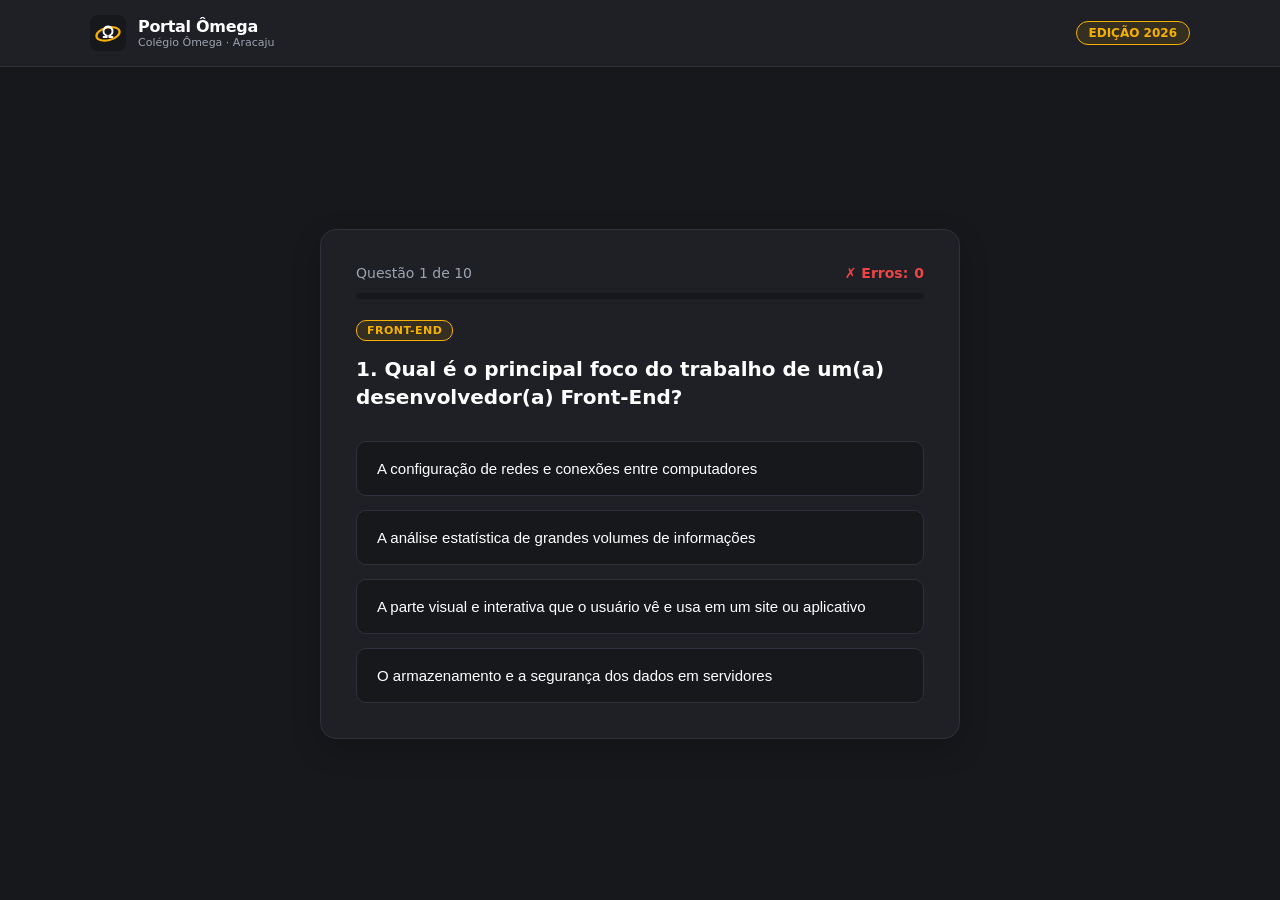
<file: QUIZ.html>
<!DOCTYPE html>
<html lang="pt-BR">
<head>
    <meta charset="utf-8">
    <meta name="viewport" content="width=device-width, initial-scale=1">
    <title>Portal Ômega — Quiz das Profissões Tech</title>
    <meta name="description" content="Teste seus conhecimentos">
    <meta name="theme-color" content="#17181c">
    <style>
        :root {
            --bg-portal: #17181c;
            --bg-card: #1f2026;
            --cor-ouro: #f6b100;
            --cor-ouro-hover: #d99c00;
            --texto-principal: #ffffff;
            --texto-mutado: #9ca3af;
            --borda: #2e303b;
            --sucesso: #10b981;
            --erro: #ef4444;
        }

        * {
            box-sizing: border-box;
            margin: 0;
            padding: 0;
        }

        body {
            background-color: var(--bg-portal);
            color: var(--texto-principal);
            font-family: system-ui, -apple-system, BlinkMacSystemFont, 'Segoe UI', Roboto, sans-serif;
            min-height: 100vh;
            display: flex;
            flex-direction: column;
            overflow-x: hidden;
        }

        /* ═══════════ TELA DE ABERTURA TEMÁTICA (CORTINA) ═══════════ */
        .cortina-abertura {
            position: fixed;
            top: 0;
            left: 0;
            width: 100%;
            height: 100%;
            background-color: var(--bg-portal);
            z-index: 1000;
            display: flex;
            justify-content: center;
            align-items: center;
            transition: opacity 0.5s ease, transform 0.5s ease;
            opacity: 1;
        }

        .cortina-abertura.oculto {
            opacity: 0;
            pointer-events: none;
            transform: scale(1.05);
        }

        .cortina-miolo {
            text-align: center;
            padding: 20px;
            max-width: 400px;
            width: 100%;
        }

        .cortina-marca {
            width: 96px;
            height: 96px;
            margin-bottom: 20px;
            animation: flutuar 3s ease-in-out infinite;
        }

        @keyframes flutuar {
            0%, 100% { transform: translateY(0); }
            50% { transform: translateY(-8px); }
        }

        .cortina-titulo {
            font-size: 28px;
            font-weight: 800;
            letter-spacing: -0.5px;
            margin-bottom: 6px;
        }

        .cortina-titulo span {
            color: var(--cor-ouro);
        }

        .cortina-sub {
            color: var(--texto-mutado);
            font-size: 14px;
            text-transform: uppercase;
            letter-spacing: 1.5px;
            margin-bottom: 30px;
        }

        .loading-bar-bg {
            background: #2a2b35;
            height: 4px;
            width: 100%;
            border-radius: 2px;
            overflow: hidden;
            margin-bottom: 25px;
        }

        .loading-bar-fill {
            background: var(--cor-ouro);
            height: 100%;
            width: 0%;
            box-shadow: 0 0 12px var(--cor-ouro);
            transition: width 0.1s linear;
        }

        /* ═══════════ HEADER DO PORTAL ═══════════ */
        .topo-portal {
            background-color: var(--bg-card);
            border-bottom: 1px solid var(--borda);
            padding: 15px 20px;
        }

        .envelope {
            max-width: 1100px;
            margin: 0 auto;
            display: flex;
            align-items: center;
            justify-content: space-between;
        }

        .marca-portal {
            display: flex;
            align-items: center;
            gap: 12px;
            text-decoration: none;
            color: var(--texto-principal);
        }

        .escudo {
            width: 36px;
            height: 36px;
            background: var(--bg-portal);
            border-radius: 8px;
            padding: 4px;
            display: flex;
            align-items: center;
            justify-content: center;
        }

        .txt b {
            display: block;
            font-size: 16px;
            letter-spacing: -0.3px;
        }

        .txt small {
            display: block;
            color: var(--texto-mutado);
            font-size: 11px;
        }

        .tag-feira {
            background-color: rgba(246, 177, 0, 0.1);
            border: 1px solid var(--cor-ouro);
            color: var(--cor-ouro);
            padding: 4px 12px;
            border-radius: 12px;
            font-size: 12px;
            font-weight: 600;
            text-transform: uppercase;
        }

        /* ═══════════ CONTEÚDO DO QUIZ ═══════════ */
        .principal {
            flex: 1;
            display: flex;
            justify-content: center;
            align-items: center;
            padding: 40px 20px;
        }

        .quiz-card {
            background-color: var(--bg-card);
            border: 1px solid var(--borda);
            border-radius: 16px;
            width: 100%;
            max-width: 640px;
            padding: 35px;
            box-shadow: 0 10px 30px rgba(0,0,0,0.2);
            position: relative;
        }

        .progresso-container {
            display: flex;
            align-items: center;
            justify-content: space-between;
            margin-bottom: 12px;
            font-size: 14px;
            color: var(--texto-mutado);
        }

        .contador-erros {
            display: flex;
            align-items: center;
            gap: 6px;
            color: var(--erro);
            font-weight: 600;
        }

        .linha-progresso-bg {
            background-color: var(--bg-portal);
            height: 6px;
            width: 100%;
            border-radius: 3px;
            margin: 12px 0 20px;
            overflow: hidden;
        }

        .linha-progresso-fill {
            background-color: var(--cor-ouro);
            height: 100%;
            width: 0%;
            transition: width 0.3s cubic-bezier(0.4, 0, 0.2, 1);
        }

        .tag-assunto {
            display: inline-block;
            background-color: rgba(246, 177, 0, 0.1);
            border: 1px solid var(--cor-ouro);
            color: var(--cor-ouro);
            padding: 3px 10px;
            border-radius: 10px;
            font-size: 11px;
            font-weight: 700;
            text-transform: uppercase;
            letter-spacing: 0.5px;
            margin-bottom: 14px;
        }

        .pergunta-texto {
            font-size: 20px;
            font-weight: 600;
            line-height: 1.4;
            margin-bottom: 30px;
        }

        .caixa-opcoes {
            display: flex;
            flex-direction: column;
            gap: 14px;
        }

        .btn-opcao {
            background-color: var(--bg-portal);
            border: 1px solid var(--borda);
            color: var(--texto-principal);
            padding: 16px 20px;
            border-radius: 10px;
            text-align: left;
            font-size: 15px;
            line-height: 1.4;
            cursor: pointer;
            transition: all 0.2s ease;
            width: 100%;
        }

        .btn-opcao:hover:not(:disabled) {
            border-color: var(--cor-ouro);
            background-color: rgba(246, 177, 0, 0.03);
            transform: translateY(-2px);
        }

        .btn-opcao:disabled {
            cursor: default;
        }

        .btn-opcao.certa {
            border-color: var(--sucesso);
            background-color: rgba(16, 185, 129, 0.1);
        }

        .btn-opcao.errada {
            border-color: var(--erro);
            background-color: rgba(239, 68, 68, 0.1);
        }

        /* ═══════════ POP-UP DE FEEDBACK (V / X) ═══════════ */
        .overlay-feedback {
            position: absolute;
            top: 0;
            left: 0;
            width: 100%;
            height: 100%;
            background: rgba(23, 24, 28, 0.55);
            backdrop-filter: blur(2px);
            border-radius: 16px;
            display: flex;
            justify-content: center;
            align-items: center;
            opacity: 0;
            pointer-events: none;
            transition: opacity 0.2s ease;
            z-index: 50;
        }

        .overlay-feedback.mostrar {
            opacity: 1;
        }

        .popup-feedback {
            background-color: var(--bg-card);
            border: 2px solid var(--borda);
            border-radius: 18px;
            padding: 30px 40px;
            text-align: center;
            transform: scale(0.7);
            transition: transform 0.25s cubic-bezier(0.34, 1.56, 0.64, 1);
            box-shadow: 0 15px 40px rgba(0,0,0,0.4);
        }

        .overlay-feedback.mostrar .popup-feedback {
            transform: scale(1);
        }

        .popup-icone {
            width: 68px;
            height: 68px;
            border-radius: 50%;
            display: flex;
            align-items: center;
            justify-content: center;
            margin: 0 auto 14px;
            font-size: 38px;
            font-weight: 900;
        }

        .popup-icone.icone-certo {
            background-color: rgba(16, 185, 129, 0.15);
            color: var(--sucesso);
            border: 2px solid var(--sucesso);
        }

        .popup-icone.icone-errado {
            background-color: rgba(239, 68, 68, 0.15);
            color: var(--erro);
            border: 2px solid var(--erro);
        }

        .popup-texto {
            font-size: 17px;
            font-weight: 700;
        }

        .popup-texto.texto-certo { color: var(--sucesso); }
        .popup-texto.texto-errado { color: var(--erro); }

        /* ═══════════ TELA DE RESULTADO ═══════════ */
        .resultado-tela {
            display: none;
            text-align: center;
        }

        .resultado-categoria {
            color: var(--cor-ouro);
            font-size: 13px;
            text-transform: uppercase;
            letter-spacing: 2px;
            font-weight: 700;
            margin-bottom: 10px;
        }

        .resultado-titulo {
            font-size: 28px;
            font-weight: 800;
            margin-bottom: 20px;
            letter-spacing: -0.5px;
        }

        .placar-container {
            display: flex;
            gap: 14px;
            margin-bottom: 24px;
        }

        .placar-item {
            flex: 1;
            background-color: var(--bg-portal);
            border: 1px solid var(--borda);
            border-radius: 12px;
            padding: 16px 10px;
        }

        .placar-numero {
            font-size: 26px;
            font-weight: 800;
        }

        .placar-numero.certo-cor { color: var(--sucesso); }
        .placar-numero.errado-cor { color: var(--erro); }

        .placar-label {
            font-size: 12px;
            color: var(--texto-mutado);
            text-transform: uppercase;
            letter-spacing: 0.5px;
            margin-top: 4px;
        }

        .resultado-corpo {
            background-color: var(--bg-portal);
            border: 1px solid var(--borda);
            padding: 20px;
            border-radius: 12px;
            line-height: 1.6;
            color: var(--texto-mutado);
            text-align: left;
            margin-bottom: 30px;
            font-size: 15px;
        }

        .btn-reiniciar {
            background-color: var(--cor-ouro);
            color: var(--bg-portal);
            border: none;
            padding: 14px 28px;
            border-radius: 8px;
            font-weight: 700;
            font-size: 15px;
            cursor: pointer;
            transition: background-color 0.2s ease;
            text-transform: uppercase;
            letter-spacing: 0.5px;
        }

        .btn-reiniciar:hover {
            background-color: var(--cor-ouro-hover);
        }

        .btn-link-externo {
            display: block;
            width: fit-content;
            margin: 14px auto 0;
            background-color: transparent;
            color: var(--texto-principal);
            border: 1px solid var(--borda);
            padding: 13px 28px;
            border-radius: 8px;
            font-weight: 700;
            font-size: 15px;
            text-decoration: none;
            transition: all 0.2s ease;
            text-transform: uppercase;
            letter-spacing: 0.5px;
        }

        .btn-link-externo:hover {
            border-color: var(--cor-ouro);
            color: var(--cor-ouro);
        }
    </style>
</head>
<body>

    <!-- ═══════════ ABERTURA TEMÁTICA DE CARREGAMENTO ═══════════ -->
    <div id="cortina" class="cortina-abertura">
      <div class="cortina-miolo">
        <svg class="cortina-marca" viewBox="0 0 64 64" fill="none">
          <ellipse class="ab-elipse" cx="32" cy="34" rx="27" ry="14.5" transform="rotate(-14 32 34)"
                   pathLength="100" stroke="#f6b100" stroke-width="5"/>
          <path class="ab-omega" d="M22 41h7v-3a10.5 10.5 0 1 1 6 0v3h7"
                pathLength="100" stroke="#ffffff" stroke-width="4.6"
                stroke-linecap="round" stroke-linejoin="round"/>
        </svg>
        <h1 class="cortina-titulo">Feira das <span>Profissões</span></h1>
        <p class="cortina-sub">Teste seus conhecimentos tech</p>

        <div class="loading-bar-bg">
            <div class="loading-bar-fill" id="load-fill"></div>
        </div>
      </div>
    </div>

    <!-- ═══════════ TOPO DO PORTAL ═══════════ -->
    <header class="topo-portal">
      <div class="envelope">
        <a class="marca-portal" href="#">
          <span class="escudo">
            <svg viewBox="0 0 64 64" fill="none" style="width:100%;height:100%">
              <ellipse cx="32" cy="34" rx="27" ry="14.5" transform="rotate(-14 32 34)" stroke="#f6b100" stroke-width="5"/>
              <path d="M22 41h7v-3a10.5 10.5 0 1 1 6 0v3h7" stroke="#ffffff" stroke-width="4.6" stroke-linecap="round" stroke-linejoin="round"/>
            </svg>
          </span>
          <span class="txt"><b>Portal Ômega</b><small>Colégio Ômega · Aracaju</small></span>
        </a>
        <div class="tag-feira">Edição 2026</div>
      </div>
    </header>

    <!-- ═══════════ CONTAINER PRINCIPAL DO QUIZ ═══════════ -->
    <main class="principal">
        <div class="quiz-card">

            <!-- Pop-up de Feedback (Certo / Errado) -->
            <div id="overlay-feedback" class="overlay-feedback">
                <div class="popup-feedback">
                    <div id="popup-icone" class="popup-icone"></div>
                    <div id="popup-texto" class="popup-texto"></div>
                </div>
            </div>

            <!-- Tela de Perguntas Ativas -->
            <div id="quiz-jogo">
                <div class="progresso-container">
                    <span id="num-questao">Questão 1 de 10</span>
                    <span class="contador-erros">✗ Erros: <span id="num-erros">0</span></span>
                </div>
                <div class="linha-progresso-bg">
                    <div class="linha-progresso-fill" id="quiz-progress-bar"></div>
                </div>
                <div class="tag-assunto" id="tag-assunto">Assunto</div>
                <div class="pergunta-texto" id="txt-pergunta">Carregando questionário...</div>
                <div class="caixa-opcoes" id="caixa-respostas"></div>
            </div>

            <!-- Tela de Exibição de Resultado Final -->
            <div id="quiz-resultado" class="resultado-tela">
                <div class="resultado-categoria">Resultado Final</div>
                <div class="resultado-titulo" id="res-titulo">Seu Desempenho</div>

                <div class="placar-container">
                    <div class="placar-item">
                        <div class="placar-numero certo-cor" id="placar-acertos">0</div>
                        <div class="placar-label">Acertos</div>
                    </div>
                    <div class="placar-item">
                        <div class="placar-numero errado-cor" id="placar-erros">0</div>
                        <div class="placar-label">Erros</div>
                    </div>
                </div>

                <div class="resultado-corpo" id="res-descricao">Descrição detalhada...</div>
                <button class="btn-reiniciar" onclick="reiniciarQuiz()">Refazer Teste</button>
                <a class="btn-link-externo" href="https://idkkkjjj.github.io/Portal-Omega/QUEMSOU" target="_blank" rel="noopener noreferrer">Descubra sua área!</a>
            </div>

        </div>
    </main>

    <!-- ═══════════ LÓGICA DO QUIZ & ANIMAÇÕES ═══════════ -->
    <script>
        // 1. Controle da Tela de Carregamento (Cortina)
        const cortina = document.getElementById('cortina');
        const loadFill = document.getElementById('load-fill');
        let progressoJanela = 0;

        const intervaloCarregamento = setInterval(() => {
            progressoJanela += 4;
            loadFill.style.width = progressoJanela + '%';
            if (progressoJanela >= 100) {
                fecharCortina();
            }
        }, 30);

        function fecharCortina() {
            clearInterval(intervaloCarregamento);
            cortina.classList.add('oculto');
            setTimeout(() => {
                cortina.style.display = 'none';
            }, 500);
        }

        // 2. Base de Dados das Perguntas (Quiz de Conhecimento)
        // "correct" é o índice (0 a 3) da alternativa correta dentro de "options"
        const questions = [
            {
                subject: "Front-End",
                text: "1. Qual é o principal foco do trabalho de um(a) desenvolvedor(a) Front-End?",
                options: [
                    "A parte visual e interativa que o usuário vê e usa em um site ou aplicativo",
                    "O armazenamento e a segurança dos dados em servidores",
                    "A análise estatística de grandes volumes de informações",
                    "A configuração de redes e conexões entre computadores"
                ],
                correct: 0
            },
            {
                subject: "Back-End",
                text: "2. O que caracteriza principalmente o trabalho de um(a) desenvolvedor(a) Back-End?",
                options: [
                    "Definir as cores e a tipografia usadas no site",
                    "Criar animações e transições visuais na tela",
                    "Programar a lógica do servidor, regras de negócio e acesso a bancos de dados",
                    "Desenhar protótipos de telas no Figma"
                ],
                correct: 2
            },
            {
                subject: "Full Stack",
                text: "3. Um(a) desenvolvedor(a) Full Stack é aquele(a) que:",
                options: [
                    "Trabalha apenas com a parte visual das aplicações",
                    "Trabalha apenas com servidores e bancos de dados",
                    "Consegue atuar tanto no Front-End quanto no Back-End de um projeto",
                    "Cuida exclusivamente da análise estatística de dados"
                ],
                correct: 2
            },
            {
                subject: "Análise de Dados",
                text: "4. Qual é o principal objetivo de um(a) Analista/Cientista de Dados?",
                options: [
                    "Criar o design responsivo de um aplicativo mobile",
                    "Extrair padrões e insights a partir de grandes volumes de dados",
                    "Configurar o roteamento de páginas em um site",
                    "Escrever os testes visuais de uma interface"
                ],
                correct: 1
            },
            {
                subject: "Front-End",
                text: "5. Quando você acessa um site e vê as imagens, os menus e os botões na tela, esse resultado visual vem principalmente do trabalho de qual área?",
                options: [
                    "Front-End",
                    "Back-End",
                    "Segurança da Informação",
                    "Administração de Redes"
                ],
                correct: 0
            },
            {
                subject: "Back-End",
                text: "6. Qual dessas tarefas é uma responsabilidade típica de um(a) desenvolvedor(a) Back-End?",
                options: [
                    "Escolher as cores e fontes de um site",
                    "Fazer o sistema funcionar corretamente por trás das telas, cuidando das regras e dos dados",
                    "Criar as animações que o usuário vê na tela",
                    "Montar gráficos para apresentações"
                ],
                correct: 1
            },
            {
                subject: "Full Stack",
                text: "7. Em uma equipe de desenvolvimento, por que um(a) profissional Full Stack costuma ser valorizado(a)?",
                options: [
                    "Porque tem uma visão ampla do projeto e pode transitar entre diferentes camadas do sistema",
                    "Porque só cria os designs das telas",
                    "Porque trabalha exclusivamente com estatística",
                    "Porque não precisa entender de programação"
                ],
                correct: 0
            },
            {
                subject: "Análise de Dados",
                text: "8. Qual destas é uma tarefa comum de quem trabalha com Análise de Dados?",
                options: [
                    "Desenhar o layout das telas de um aplicativo",
                    "Organizar e interpretar números para descobrir padrões e ajudar em decisões",
                    "Cuidar da segurança dos servidores da empresa",
                    "Programar os botões de um site"
                ],
                correct: 1
            },
            {
                subject: "Front-End",
                text: "9. Se um site funciona e fica bem organizado tanto no computador quanto no celular, isso é resultado de um bom trabalho de qual área?",
                options: [
                    "Front-End",
                    "Análise de Dados",
                    "Administração de Banco de Dados",
                    "Suporte Técnico"
                ],
                correct: 0
            },
            {
                subject: "Back-End",
                text: "10. O que é um banco de dados, ferramenta essencial no Back-End?",
                options: [
                    "Um sistema organizado para armazenar, gerenciar e recuperar informações",
                    "Um programa de edição de vídeos",
                    "Uma linguagem de estilização de páginas",
                    "Um tipo de gráfico usado em apresentações"
                ],
                correct: 0
            }
        ];

        let currentQuestionIndex = 0;
        let acertos = 0;
        let erros = 0;
        let travado = false; // evita cliques duplos durante o feedback
        let opcoesEmbaralhadas = []; // guarda a ordem embaralhada da questão atual
        let indiceCorretoAtual = -1; // posição da resposta certa após embaralhar

        // Embaralha um array (Fisher-Yates), sem alterar o original
        function embaralharArray(array) {
            const copia = [...array];
            for (let i = copia.length - 1; i > 0; i--) {
                const j = Math.floor(Math.random() * (i + 1));
                [copia[i], copia[j]] = [copia[j], copia[i]];
            }
            return copia;
        }

        function carregarQuestao() {
            travado = false;
            const questaoAtual = questions[currentQuestionIndex];

            document.getElementById('num-questao').innerText = `Questão ${currentQuestionIndex + 1} de ${questions.length}`;
            document.getElementById('num-erros').innerText = erros;
            const progressoAtual = Math.round((currentQuestionIndex / questions.length) * 100);
            document.getElementById('quiz-progress-bar').style.width = `${progressoAtual}%`;

            document.getElementById('tag-assunto').innerText = questaoAtual.subject;
            document.getElementById('txt-pergunta').innerText = questaoAtual.text;

            // Monta as opções com referência ao índice original e embaralha a ordem
            const opcoesComIndiceOriginal = questaoAtual.options.map((texto, indiceOriginal) => ({
                texto,
                indiceOriginal
            }));
            opcoesEmbaralhadas = embaralharArray(opcoesComIndiceOriginal);
            indiceCorretoAtual = opcoesEmbaralhadas.findIndex(op => op.indiceOriginal === questaoAtual.correct);

            const caixaRespostas = document.getElementById('caixa-respostas');
            caixaRespostas.innerHTML = '';

            opcoesEmbaralhadas.forEach((opcao, indice) => {
                const botao = document.createElement('button');
                botao.className = 'btn-opcao';
                botao.innerText = opcao.texto;
                botao.onclick = () => responder(indice, botao);
                caixaRespostas.appendChild(botao);
            });
        }

        function responder(indiceEscolhido, botaoClicado) {
            if (travado) return;
            travado = true;

            const acertou = indiceEscolhido === indiceCorretoAtual;

            // Desabilita todos os botões e destaca certo/errado
            const botoes = document.querySelectorAll('#caixa-respostas .btn-opcao');
            botoes.forEach((btn, i) => {
                btn.disabled = true;
                if (i === indiceCorretoAtual) {
                    btn.classList.add('certa');
                } else if (i === indiceEscolhido) {
                    btn.classList.add('errada');
                }
            });

            if (acertou) {
                acertos++;
            } else {
                erros++;
                document.getElementById('num-erros').innerText = erros;
            }

            mostrarPopupFeedback(acertou, () => {
                currentQuestionIndex++;
                if (currentQuestionIndex < questions.length) {
                    carregarQuestao();
                } else {
                    exibirResultadoFinal();
                }
            });
        }

        function mostrarPopupFeedback(acertou, aoFechar) {
            const overlay = document.getElementById('overlay-feedback');
            const icone = document.getElementById('popup-icone');
            const texto = document.getElementById('popup-texto');

            icone.className = 'popup-icone ' + (acertou ? 'icone-certo' : 'icone-errado');
            icone.innerText = acertou ? '✓' : '✗';

            texto.className = 'popup-texto ' + (acertou ? 'texto-certo' : 'texto-errado');
            texto.innerText = acertou ? 'Resposta correta!' : 'Resposta incorreta';

            overlay.classList.add('mostrar');

            setTimeout(() => {
                overlay.classList.remove('mostrar');
                setTimeout(aoFechar, 200);
            }, 1100);
        }

        function exibirResultadoFinal() {
            document.getElementById('quiz-progress-bar').style.width = "100%";

            document.getElementById('quiz-jogo').style.display = 'none';
            document.getElementById('quiz-resultado').style.display = 'block';

            document.getElementById('placar-acertos').innerText = acertos;
            document.getElementById('placar-erros').innerText = erros;

            let mensagem = '';
            if (acertos === questions.length) {
                mensagem = "Nota máxima! Você demonstrou domínio sólido sobre Front-End, Back-End, Full Stack e Análise de Dados. Esses conceitos serão a base para escolher sua trilha na Feira das Profissões.";
            } else if (acertos >= questions.length * 0.7) {
                mensagem = "Muito bom! Você já entende bem as diferenças entre Front-End, Back-End, Full Stack e Análise de Dados. Revise os pontos que errou para fixar ainda mais o conteúdo.";
            } else if (acertos >= questions.length * 0.4) {
                mensagem = "Você está no caminho certo, mas ainda vale reforçar alguns conceitos. Aproveite os estandes da Feira das Profissões para tirar dúvidas sobre cada área da tecnologia.";
            } else {
                mensagem = "Esse é só o começo! Os termos ainda são novos, mas é uma ótima oportunidade para explorar as áreas de tecnologia com calma nos estandes da Feira das Profissões.";
            }

            document.getElementById('res-titulo').innerText = `Você acertou ${acertos} de ${questions.length}`;
            document.getElementById('res-descricao').innerText = mensagem;
        }

        function reiniciarQuiz() {
            currentQuestionIndex = 0;
            acertos = 0;
            erros = 0;
            document.getElementById('quiz-resultado').style.display = 'none';
            document.getElementById('quiz-jogo').style.display = 'block';
            carregarQuestao();
        }

        carregarQuestao();
    </script>
</body>
</html>
</file>
<file: assets/css/base.css>
/* ==========================================================================
   base.css — variaveis, reset e tipografia
   Portal Ômega — Colégio Ômega, Aracaju/SE
   ========================================================================== */

:root {
  /* Cores institucionais */
  /* Identidade do Colégio Ômega: elipse amarela e letras pretas. */
  --tinta-900: #17181c;
  --tinta-800: #1f2126;
  --tinta-700: #2a2c33;
  --tinta-600: #383b44;

  --marca:        #f6b100;   /* amarelo do logotipo — fundos e destaques */
  --marca-escura: #d99b00;   /* estado hover dos botões */
  --marca-clara:  #fdf3d6;   /* fundos suaves */
  --marca-borda:  #f0dfa6;   /* bordas dos fundos suaves */
  --enlace:       #8a6400;   /* amarelo escurecido para texto e links */
  --sobre-marca:  #211900;   /* texto sobre fundo amarelo */

  --verde:       #1c7a4f;
  --verde-claro: #e2f1e9;
  --ambar:       #a86c0c;
  --ambar-claro: #fbf0da;
  --rubro:       #a53225;
  --rubro-claro: #fae9e6;
  --roxo:        #5b4b8a;

  /* Neutros */
  --papel:      #f3f5f7;
  --branco:     #ffffff;
  --linha:      #dde2e7;
  --linha-forte:#c3ccd4;
  --texto:      #17242f;
  --texto-2:    #55636f;
  --texto-3:    #8593a0;

  /* Formas */
  --r-p: 4px;
  --r-m: 6px;
  --r-g: 9px;
  --sombra-1: 0 1px 2px rgba(15, 30, 41, .06), 0 1px 3px rgba(15, 30, 41, .07);
  --sombra-2: 0 2px 4px rgba(15, 30, 41, .06), 0 6px 16px rgba(15, 30, 41, .10);
  --sombra-3: 0 10px 40px rgba(15, 30, 41, .22);

  /* Medidas */
  --barra-lateral: 244px;
  --topo: 58px;

  --fonte: "Segoe UI", -apple-system, BlinkMacSystemFont, Roboto, "Helvetica Neue", Arial, sans-serif;
  --fonte-num: "Segoe UI", "SF Mono", Consolas, "Liberation Mono", monospace;
}

*, *::before, *::after { box-sizing: border-box; }

html { -webkit-text-size-adjust: 100%; }

body {
  margin: 0;
  font-family: var(--fonte);
  font-size: 15px;
  line-height: 1.55;
  color: var(--texto);
  background: var(--papel);
  -webkit-font-smoothing: antialiased;
  text-rendering: optimizeLegibility;
}

h1, h2, h3, h4, h5 { margin: 0; font-weight: 600; line-height: 1.25; letter-spacing: -.011em; }
h1 { font-size: 1.6rem; }
h2 { font-size: 1.24rem; }
h3 { font-size: 1.05rem; }
h4 { font-size: .95rem; }
p  { margin: 0 0 .8em; }
p:last-child { margin-bottom: 0; }

a { color: var(--enlace); text-decoration: none; }
a:hover { text-decoration: underline; }

ul, ol { margin: 0 0 1em; padding-left: 1.25em; }
li + li { margin-top: .3em; }

img, svg { max-width: 100%; }
img { height: auto; display: block; }

hr { border: 0; border-top: 1px solid var(--linha); margin: 22px 0; }

button, input, select, textarea { font: inherit; color: inherit; }
button { cursor: pointer; }

code, kbd, .num {
  font-family: var(--fonte-num);
  font-variant-numeric: tabular-nums;
}

kbd {
  background: var(--papel);
  border: 1px solid var(--linha-forte);
  border-bottom-width: 2px;
  border-radius: var(--r-p);
  padding: 1px 5px;
  font-size: .8em;
}

/* Foco visivel e consistente */
:focus-visible {
  outline: 2px solid var(--marca);
  outline-offset: 2px;
  border-radius: 3px;
}

::selection { background: #fbe7ad; }

/* Barras de rolagem discretas (WebKit) */
::-webkit-scrollbar { width: 11px; height: 11px; }
::-webkit-scrollbar-track { background: transparent; }
::-webkit-scrollbar-thumb {
  background: #c6ced6;
  border: 3px solid transparent;
  background-clip: content-box;
  border-radius: 8px;
}
::-webkit-scrollbar-thumb:hover { background: #a8b3bd; background-clip: content-box; }

/* -------------------------------------------------------------------------
   Utilitarios enxutos
   ------------------------------------------------------------------------- */
.linha-flex { display: flex; align-items: center; gap: 10px; }
.linha-flex.entre { justify-content: space-between; }
.linha-flex.fim { justify-content: flex-end; }
.linha-flex.topo { align-items: flex-start; }
.quebra { flex-wrap: wrap; }
.esticar { flex: 1 1 auto; min-width: 0; }
.texto-2 { color: var(--texto-2); }
.texto-3 { color: var(--texto-3); }
.pequeno { font-size: .82rem; }
.medio { font-size: .9rem; }
.forte { font-weight: 600; }
.centro { text-align: center; }
.direita { text-align: right; }
.maiusc { text-transform: uppercase; letter-spacing: .06em; font-size: .72rem; font-weight: 700; }
.oculto { display: none !important; }
.truncar { overflow: hidden; text-overflow: ellipsis; white-space: nowrap; }
.sem-margem { margin: 0 !important; }
.topo-8  { margin-top: 8px; }
.topo-14 { margin-top: 14px; }
.topo-20 { margin-top: 20px; }
.topo-28 { margin-top: 28px; }

.so-leitor {
  position: absolute; width: 1px; height: 1px;
  padding: 0; margin: -1px; overflow: hidden;
  clip: rect(0 0 0 0); white-space: nowrap; border: 0;
}

@media (prefers-reduced-motion: reduce) {
  *, *::before, *::after {
    animation-duration: .01ms !important;
    animation-iteration-count: 1 !important;
    transition-duration: .01ms !important;
  }
}

/* Símbolo Ômega da marca — usado no topo, no portal e nos rodapés */
.marca-omega { display: block; width: 100%; height: 100%; }
</file>
<file: assets/css/componentes.css>
/* ==========================================================================
   componentes.css — botoes, formularios, tabelas, cartoes, modais, avisos
   ========================================================================== */

/* --------------------------------------------------------------- Botoes -- */
.btn {
  display: inline-flex;
  align-items: center;
  justify-content: center;
  gap: 7px;
  padding: 8px 15px;
  border: 1px solid transparent;
  border-radius: var(--r-m);
  background: var(--branco);
  color: var(--texto);
  font-size: .9rem;
  font-weight: 600;
  line-height: 1.2;
  white-space: nowrap;
  transition: background-color .13s, border-color .13s, color .13s, box-shadow .13s;
}
.btn svg { width: 16px; height: 16px; flex: none; }

.btn-principal {
  background: var(--marca);
  border-color: var(--marca);
  color: var(--sobre-marca);
  box-shadow: var(--sombra-1);
}
.btn-principal:hover { background: var(--marca-escura); border-color: var(--marca-escura); }

.btn-neutro { background: var(--branco); border-color: var(--linha-forte); color: var(--texto); }
.btn-neutro:hover { background: #f7f9fa; border-color: #9daab5; }

.btn-fantasma { background: transparent; border-color: transparent; color: var(--texto-2); }
.btn-fantasma:hover { background: rgba(16,31,56,.06); color: var(--texto); }

.btn-perigo { background: var(--rubro); border-color: var(--rubro); color: #fff; }
.btn-perigo:hover { background: #8d281d; border-color: #8d281d; }

.btn-perigo-suave { background: var(--rubro-claro); border-color: #eec6c0; color: var(--rubro); }
.btn-perigo-suave:hover { background: #f6ded9; }

.btn-p { padding: 5px 10px; font-size: .81rem; }
.btn-p svg { width: 14px; height: 14px; }
.btn-g { padding: 11px 22px; font-size: .97rem; }
.btn-bloco { width: 100%; }
.btn:disabled { opacity: .48; cursor: not-allowed; }

.btn-icone {
  width: 30px; height: 30px; padding: 0;
  border-radius: var(--r-m);
  background: transparent; border-color: transparent; color: var(--texto-2);
}
.btn-icone:hover { background: rgba(16,31,56,.07); color: var(--texto); }

.segmentado { display: inline-flex; background: #e8ecef; padding: 3px; border-radius: var(--r-m); gap: 2px; }
.segmentado button {
  border: 0; background: transparent; color: var(--texto-2);
  padding: 5px 13px; border-radius: 4px; font-size: .85rem; font-weight: 600;
}
.segmentado button[aria-pressed="true"] { background: var(--branco); color: var(--texto); box-shadow: var(--sombra-1); }

/* ---------------------------------------------------------- Formularios -- */
.campo { margin-bottom: 15px; }
.campo:last-child { margin-bottom: 0; }

.campo > label,
.rotulo {
  display: block;
  font-size: .81rem;
  font-weight: 600;
  color: var(--texto-2);
  margin-bottom: 5px;
}
.rotulo .obrig { color: var(--rubro); margin-left: 2px; }

.entrada, .selecao, .area {
  width: 100%;
  padding: 8px 11px;
  border: 1px solid var(--linha-forte);
  border-radius: var(--r-m);
  background: var(--branco);
  font-size: .92rem;
  transition: border-color .13s, box-shadow .13s;
}
.entrada:hover, .selecao:hover, .area:hover { border-color: #9daab5; }
.entrada:focus, .selecao:focus, .area:focus {
  outline: 0;
  border-color: var(--marca);
  box-shadow: 0 0 0 3px rgba(246,177,0,.24);
}
.entrada::placeholder, .area::placeholder { color: var(--texto-3); }
.entrada:disabled, .selecao:disabled { background: #f0f2f4; color: var(--texto-2); cursor: not-allowed; }
.area { min-height: 86px; resize: vertical; line-height: 1.5; }

.selecao {
  appearance: none;
  padding-right: 30px;
  background-image: url("data:image/svg+xml;charset=utf8,%3Csvg xmlns='http://www.w3.org/2000/svg' viewBox='0 0 16 16' fill='%2355636f'%3E%3Cpath d='M4.2 6.2a.7.7 0 0 1 1 0L8 9l2.8-2.8a.7.7 0 1 1 1 1L8.5 10.5a.7.7 0 0 1-1 0L4.2 7.2a.7.7 0 0 1 0-1z'/%3E%3C/svg%3E");
  background-repeat: no-repeat;
  background-position: right 9px center;
  background-size: 15px;
}

.ajuda { display: block; margin-top: 5px; font-size: .78rem; color: var(--texto-3); line-height: 1.4; }
.erro-campo { display: block; margin-top: 5px; font-size: .78rem; color: var(--rubro); font-weight: 600; }
.campo.invalido .entrada, .campo.invalido .selecao { border-color: var(--rubro); }
.campo.invalido .entrada:focus { box-shadow: 0 0 0 3px rgba(165,50,37,.13); }

.grade-campos { display: grid; grid-template-columns: repeat(2, minmax(0, 1fr)); gap: 0 16px; }
.grade-campos .largo { grid-column: 1 / -1; }
@media (max-width: 620px) { .grade-campos { grid-template-columns: 1fr; } }

.caixa-marcar { display: flex; align-items: flex-start; gap: 9px; font-size: .88rem; cursor: pointer; }
.caixa-marcar input { width: 16px; height: 16px; margin: 2px 0 0; accent-color: var(--marca); flex: none; }

.grupo-radio { display: flex; flex-direction: column; gap: 8px; }
.opcao-radio {
  display: flex; align-items: flex-start; gap: 10px;
  border: 1px solid var(--linha-forte); border-radius: var(--r-m);
  padding: 10px 12px; cursor: pointer; transition: border-color .13s, background .13s;
}
.opcao-radio:hover { border-color: #9daab5; background: #fbfcfd; }
.opcao-radio input { margin: 3px 0 0; accent-color: var(--marca); flex: none; }
.opcao-radio:has(input:checked) { border-color: var(--marca); background: var(--marca-clara); }
.opcao-radio strong { display: block; font-size: .9rem; }
.opcao-radio span { font-size: .8rem; color: var(--texto-2); }

.busca { position: relative; }
.busca .entrada { padding-left: 33px; }
.busca svg {
  position: absolute; left: 10px; top: 50%; transform: translateY(-50%);
  width: 15px; height: 15px; color: var(--texto-3); pointer-events: none;
}

.nota-in {
  width: 62px; padding: 5px 7px; text-align: center;
  border: 1px solid var(--linha); border-radius: var(--r-p);
  font-family: var(--fonte-num); font-size: .89rem; font-weight: 600;
  background: var(--branco);
}
.nota-in:focus { outline: 0; border-color: var(--marca); box-shadow: 0 0 0 3px rgba(246,177,0,.24); }
.nota-in.alterada { border-color: var(--ambar); background: var(--ambar-claro); }
.nota-in.baixa { color: var(--rubro); }
.nota-in.boa { color: var(--verde); }

/* --------------------------------------------------------------- Cartao -- */
.cartao {
  background: var(--branco);
  border: 1px solid var(--linha);
  border-radius: var(--r-g);
  box-shadow: var(--sombra-1);
}
.cartao-topo {
  display: flex; align-items: center; justify-content: space-between; gap: 12px;
  padding: 13px 18px; border-bottom: 1px solid var(--linha);
}
.cartao-topo h3 { font-size: .98rem; }
.cartao-topo .sub { font-size: .8rem; color: var(--texto-2); margin-top: 1px; }
.cartao-corpo { padding: 18px; }
.cartao-corpo.justo { padding: 0; }
.cartao-rodape {
  padding: 12px 18px; border-top: 1px solid var(--linha);
  background: #fafbfc; border-radius: 0 0 var(--r-g) var(--r-g);
}

/* --------------------------------------------------------------- Selos --- */
.selo {
  display: inline-flex; align-items: center; gap: 5px;
  padding: 2px 8px; border-radius: 20px;
  font-size: .74rem; font-weight: 700; letter-spacing: .01em;
  border: 1px solid transparent; white-space: nowrap;
}
.selo::before { content: ""; width: 6px; height: 6px; border-radius: 50%; background: currentColor; }
.selo.sem-ponto::before { display: none; }
.selo-verde  { background: var(--verde-claro); color: #14603c; border-color: #c6e3d3; }
.selo-ambar  { background: var(--ambar-claro); color: #7f5209; border-color: #efdcb4; }
.selo-rubro  { background: var(--rubro-claro); color: #8b2a1f; border-color: #eecac4; }
.selo-azul   { background: #e9eef5; color: #33517a; border-color: #d3dde9; }
.selo-cinza  { background: #eef1f3; color: var(--texto-2); border-color: #dde2e7; }
.selo-roxo   { background: #eeecf6; color: #453a6b; border-color: #d7d1e9; }

.etiqueta {
  display: inline-block; padding: 1px 7px; border-radius: var(--r-p);
  background: #eef1f3; color: var(--texto-2);
  font-size: .74rem; font-weight: 600;
}

/* -------------------------------------------------------------- Tabelas -- */
.rolagem-x { overflow-x: auto; }

.tabela { width: 100%; border-collapse: collapse; font-size: .885rem; }
.tabela th {
  text-align: left; font-weight: 700; font-size: .74rem;
  text-transform: uppercase; letter-spacing: .05em; color: var(--texto-2);
  padding: 9px 14px; background: #f7f8fa;
  border-bottom: 1px solid var(--linha); white-space: nowrap;
}
.tabela td { padding: 10px 14px; border-bottom: 1px solid #eaeef1; vertical-align: middle; }
.tabela tbody tr:last-child td { border-bottom: 0; }
.tabela tbody tr:hover { background: #f8fafb; }
.tabela .num, .tabela .direita { text-align: right; font-variant-numeric: tabular-nums; }
.tabela .centro, .tabela th.centro { text-align: center; }
.tabela .acoes { text-align: right; white-space: nowrap; }
.tabela tfoot td {
  background: #f7f8fa; font-weight: 700;
  border-top: 2px solid var(--linha-forte); border-bottom: 0;
}
.tabela-fixa th:first-child, .tabela-fixa td:first-child {
  position: sticky; left: 0; background: var(--branco); z-index: 1;
  box-shadow: 1px 0 0 var(--linha);
}
.tabela-fixa th:first-child { background: #f7f8fa; z-index: 2; }
.tabela-fixa tbody tr:hover td:first-child { background: #f8fafb; }
.tabela-compacta td, .tabela-compacta th { padding: 7px 11px; }
.linha-clicavel { cursor: pointer; }

/* ---------------------------------------------------------- Estado vazio - */
.vazio { padding: 46px 24px; text-align: center; color: var(--texto-2); }
.vazio svg { width: 38px; height: 38px; color: var(--linha-forte); margin-bottom: 10px; }
.vazio h4 { margin-bottom: 4px; color: var(--texto); }
.vazio p { font-size: .88rem; max-width: 380px; margin-inline: auto; }

/* --------------------------------------------------------------- Aviso --- */
.aviso {
  display: flex; gap: 11px; align-items: flex-start;
  padding: 12px 15px; border-radius: var(--r-m);
  border: 1px solid; font-size: .875rem; line-height: 1.5;
}
.aviso svg { width: 17px; height: 17px; flex: none; margin-top: 2px; }
.aviso strong { display: block; }
.aviso-info  { background: #eef2f7; border-color: #d3dde9; color: #33517a; }
.aviso-ok    { background: var(--verde-claro); border-color: #c6e3d3; color: #14603c; }
.aviso-alerta{ background: var(--ambar-claro); border-color: #efdcb4; color: #754c08; }
.aviso-erro  { background: var(--rubro-claro); border-color: #eecac4; color: #8b2a1f; }

/* ---------------------------------------------------------- Progresso ---- */
.barra { position: relative; height: 6px; border-radius: 4px; background: #e5e9ed; overflow: hidden; }
.barra > span { display: block; height: 100%; border-radius: 4px; background: var(--enlace); transition: width .35s ease; }
.barra.verde > span { background: var(--verde); }
.barra.ambar > span { background: var(--ambar); }
.barra.rubro > span { background: var(--rubro); }

/* --------------------------------------------------------------- Abas ---- */
.abas { display: flex; gap: 2px; border-bottom: 1px solid var(--linha); overflow-x: auto; scrollbar-width: none; }
.abas::-webkit-scrollbar { display: none; }
.abas button {
  border: 0; background: transparent; padding: 9px 14px;
  font-size: .89rem; font-weight: 600; color: var(--texto-2);
  border-bottom: 2px solid transparent; margin-bottom: -1px; white-space: nowrap;
}
.abas button:hover { color: var(--texto); }
.abas button[aria-selected="true"] { color: var(--enlace); border-bottom-color: var(--marca); }

/* --------------------------------------------------------------- Modal --- */
.fundo-modal {
  position: fixed; inset: 0; z-index: 200;
  background: rgba(23,24,28,.55);
  display: flex; align-items: flex-start; justify-content: center;
  padding: 40px 16px; overflow-y: auto;
  animation: aparecer .14s ease-out;
}
.modal {
  width: 100%; max-width: 560px;
  background: var(--branco); border-radius: 10px;
  box-shadow: var(--sombra-3);
  animation: subir .18s cubic-bezier(.2,.7,.4,1);
}
.modal.largo { max-width: 900px; }
.modal.estreito { max-width: 420px; }
.modal-topo {
  display: flex; align-items: flex-start; justify-content: space-between; gap: 14px;
  padding: 17px 20px 14px; border-bottom: 1px solid var(--linha);
}
.modal-topo h3 { font-size: 1.05rem; }
.modal-topo .sub { font-size: .83rem; color: var(--texto-2); margin-top: 2px; }
.modal-corpo { padding: 20px; max-height: min(66vh, 640px); overflow-y: auto; }
.modal-rodape {
  display: flex; justify-content: flex-end; gap: 9px; flex-wrap: wrap;
  padding: 14px 20px; border-top: 1px solid var(--linha);
  background: #fafbfc; border-radius: 0 0 10px 10px;
}
.modal-rodape .esquerda { margin-right: auto; }

@keyframes aparecer { from { opacity: 0 } to { opacity: 1 } }
@keyframes subir { from { opacity: 0; transform: translateY(-10px) } to { opacity: 1; transform: none } }

/* ------------------------------------------------------------- Notificar - */
#avisos {
  position: fixed; right: 18px; bottom: 18px; z-index: 300;
  display: flex; flex-direction: column; gap: 9px;
  max-width: min(370px, calc(100vw - 36px));
}
.aviso-flutuante {
  display: flex; gap: 10px; align-items: flex-start;
  background: var(--tinta-900); color: #eef3f6;
  padding: 11px 14px; border-radius: var(--r-m);
  box-shadow: var(--sombra-2); font-size: .875rem; line-height: 1.45;
  animation: entrar-lado .2s cubic-bezier(.2,.7,.4,1);
  border-left: 3px solid var(--marca);
}
.aviso-flutuante.ok    { border-left-color: #34c07f; }
.aviso-flutuante.erro  { border-left-color: #e0705f; }
.aviso-flutuante.alerta{ border-left-color: #e3ab4b; }
.aviso-flutuante svg { width: 16px; height: 16px; flex: none; margin-top: 2px; opacity: .9; }
.aviso-flutuante strong { display: block; font-weight: 600; }
.aviso-flutuante.saindo { animation: sair-lado .18s ease-in forwards; }
@keyframes entrar-lado { from { opacity: 0; transform: translateX(22px) } to { opacity: 1; transform: none } }
@keyframes sair-lado { to { opacity: 0; transform: translateX(22px) } }

/* --------------------------------------------------------------- Avatar -- */
.avatar {
  display: inline-flex; align-items: center; justify-content: center;
  width: 34px; height: 34px; flex: none;
  border-radius: 50%; background: var(--marca-clara); color: var(--enlace);
  font-size: .78rem; font-weight: 700; letter-spacing: .02em;
  border: 1px solid #f0dfa6;
}
.avatar.g { width: 46px; height: 46px; font-size: .98rem; }
.avatar.p { width: 27px; height: 27px; font-size: .68rem; }
.avatar.verde { background: var(--verde-claro); color: #14603c; border-color: #c6e3d3; }
.avatar.roxo  { background: #eeecf6; color: #453a6b; border-color: #d7d1e9; }
.avatar.ambar { background: var(--ambar-claro); color: #7f5209; border-color: #efdcb4; }

.pessoa { display: flex; align-items: center; gap: 10px; min-width: 0; }
.pessoa .nome { font-weight: 600; font-size: .89rem; line-height: 1.3; }
.pessoa .det  { font-size: .77rem; color: var(--texto-2); }

/* -------------------------------------------------------- Lista definicao */
.definicoes { display: grid; grid-template-columns: 152px 1fr; gap: 9px 16px; font-size: .885rem; }
.definicoes dt { color: var(--texto-2); font-weight: 600; }
.definicoes dd { margin: 0; }
@media (max-width: 520px) {
  .definicoes { grid-template-columns: 1fr; gap: 2px 0; }
  .definicoes dd { margin-bottom: 9px; }
}

/* ------------------------------------------------------------- Chips ----- */
.filtros { display: flex; gap: 7px; flex-wrap: wrap; }
.chip {
  border: 1px solid var(--linha-forte); background: var(--branco);
  padding: 4px 12px; border-radius: 20px;
  font-size: .82rem; font-weight: 600; color: var(--texto-2);
}
.chip:hover { border-color: #9daab5; }
.chip[aria-pressed="true"] { background: var(--tinta-800); border-color: var(--tinta-800); color: #fff; }
.chip .cont { opacity: .65; margin-left: 3px; font-variant-numeric: tabular-nums; }

/* ------------------------------------------------------------ Impressao -- */
@media print {
  body { background: #fff; font-size: 11pt; }
  .sem-impressao, .barra-lateral, .barra-topo, #avisos, .fundo-modal { display: none !important; }
  .cartao { border: 1px solid #999; box-shadow: none; break-inside: avoid; }
  .conteudo { padding: 0 !important; }
  a { color: inherit; text-decoration: none; }
}
</file>
<file: assets/css/portal.css>
/* ==========================================================================
   portal.css — pagina publica de apresentacao e acesso
   ========================================================================== */

body.portal { background: var(--branco); }

.envelope { max-width: 1180px; margin: 0 auto; padding: 0 24px; }
@media (max-width: 640px) { .envelope { padding: 0 17px; } }

/* -------------------------------------------------------------- Cabecalho */
.topo-portal {
  position: sticky; top: 0; z-index: 90;
  background: rgba(255,255,255,.94);
  backdrop-filter: saturate(160%) blur(8px);
  border-bottom: 1px solid var(--linha);
}
.topo-portal .envelope { display: flex; align-items: center; gap: 22px; height: 62px; }

.marca-portal { display: flex; align-items: center; gap: 10px; text-decoration: none; color: var(--texto); }
.marca-portal:hover { text-decoration: none; }
.marca-portal .escudo {
  width: 40px; height: 40px; border-radius: 9px; flex: none;
  background: var(--tinta-900); color: #fff;
  display: flex; align-items: center; justify-content: center;
}
.marca-portal .txt { line-height: 1.15; }
.marca-portal .txt b { font-size: 1rem; font-weight: 700; letter-spacing: -.012em; }
.marca-portal .txt small { display: block; font-size: .68rem; color: var(--texto-2); letter-spacing: .04em; text-transform: uppercase; }

.nav-portal { display: flex; gap: 4px; margin-left: auto; }
.nav-portal a {
  padding: 7px 13px; border-radius: var(--r-m);
  font-size: .885rem; font-weight: 600; color: var(--texto-2); text-decoration: none;
}
.nav-portal a:hover { background: var(--papel); color: var(--texto); text-decoration: none; }
@media (max-width: 860px) { .nav-portal { display: none; } }

/* ------------------------------------------------------------------ Hero */
.abertura { padding: 62px 0 54px; border-bottom: 1px solid var(--linha); background: linear-gradient(180deg, #fbfcfd, var(--branco)); }
.abertura .envelope { display: grid; grid-template-columns: minmax(0, 1.02fr) minmax(0, 1fr); gap: 54px; align-items: center; }
@media (max-width: 940px) {
  .abertura { padding: 40px 0 36px; }
  .abertura .envelope { grid-template-columns: 1fr; gap: 34px; }
}

.tarja {
  display: inline-flex; align-items: center; gap: 7px;
  padding: 4px 12px 4px 6px; border-radius: 20px;
  background: var(--marca-clara); border: 1px solid #f0dfa6;
  font-size: .78rem; font-weight: 600; color: var(--enlace);
  margin-bottom: 18px;
}
.tarja b {
  background: var(--marca); color: var(--sobre-marca); padding: 1px 8px; border-radius: 20px;
  font-size: .68rem; text-transform: uppercase; letter-spacing: .05em;
}

.abertura h1 { font-size: clamp(1.95rem, 4.3vw, 2.75rem); line-height: 1.12; letter-spacing: -.028em; }
.abertura h1 em { font-style: normal; background: linear-gradient(transparent 58%, #ffd763 58%); padding: 0 2px; }
.abertura .chamada { font-size: 1.06rem; color: var(--texto-2); margin: 16px 0 26px; max-width: 540px; line-height: 1.6; }
.abertura .botoes { display: flex; gap: 11px; flex-wrap: wrap; }

.tiras { display: flex; gap: 30px; flex-wrap: wrap; margin-top: 34px; padding-top: 24px; border-top: 1px solid var(--linha); }
.tiras .t .n { font-size: 1.3rem; font-weight: 700; letter-spacing: -.02em; font-variant-numeric: tabular-nums; }
.tiras .t .d { font-size: .8rem; color: var(--texto-2); }

/* Maquete do boletim exibida no hero */
.maquete {
  border: 1px solid var(--linha); border-radius: 11px; overflow: hidden;
  box-shadow: 0 18px 50px rgba(16,31,56,.13), 0 2px 6px rgba(16,31,56,.06);
  background: var(--branco);
}
.maquete .maq-topo {
  display: flex; align-items: center; gap: 8px;
  padding: 9px 13px; background: var(--tinta-900);
}
.maquete .maq-topo i { width: 9px; height: 9px; border-radius: 50%; background: rgba(255,255,255,.22); }
.maquete .maq-topo span { margin-left: 6px; font-size: .74rem; color: rgba(255,255,255,.62); }
.maquete .maq-corpo { padding: 15px; }
.maquete .maq-linha {
  display: grid; grid-template-columns: 1fr 42px 42px 42px 42px 50px;
  gap: 6px; align-items: center; padding: 7px 4px;
  border-bottom: 1px solid #eef1f3; font-size: .78rem;
}
.maquete .maq-linha:last-child { border-bottom: 0; }
.maquete .maq-linha.cab {
  font-size: .64rem; font-weight: 700; text-transform: uppercase;
  letter-spacing: .06em; color: var(--texto-3); border-bottom: 1px solid var(--linha);
}
.maquete .maq-linha b { font-weight: 600; }
.maquete .maq-linha .c { text-align: center; font-variant-numeric: tabular-nums; }
.maquete .maq-linha .md { text-align: center; font-weight: 700; font-variant-numeric: tabular-nums; }
.maquete .baixa { color: var(--rubro); }
.maquete .vazia { color: var(--texto-3); }
.maquete .nova {
  border-radius: 3px; animation: brilho 3.4s ease-in-out infinite;
}
@keyframes brilho {
  0%, 62%, 100% { background: transparent; }
  70%, 88% { background: #ffeaa8; }
}
.maquete .maq-rodape {
  display: flex; align-items: center; justify-content: space-between;
  padding: 11px 15px; background: #f8fafb; border-top: 1px solid var(--linha);
  font-size: .76rem; color: var(--texto-2);
}

/* --------------------------------------------------------------- Secoes -- */
.secao { padding: 62px 0; }
.secao.alterna { background: var(--papel); border-block: 1px solid var(--linha); }
@media (max-width: 640px) { .secao { padding: 42px 0; } }

.cabeca-secao { max-width: 640px; margin-bottom: 34px; }
.cabeca-secao .olho {
  font-size: .73rem; font-weight: 700; letter-spacing: .1em;
  text-transform: uppercase; color: var(--enlace); margin-bottom: 9px;
}
.cabeca-secao h2 { font-size: clamp(1.42rem, 2.7vw, 1.85rem); letter-spacing: -.024em; }
.cabeca-secao p { color: var(--texto-2); margin-top: 11px; font-size: 1rem; line-height: 1.6; }

/* Cartoes de perfil */
.perfis { display: grid; grid-template-columns: repeat(3, minmax(0, 1fr)); gap: 18px; }
@media (max-width: 900px) { .perfis { grid-template-columns: 1fr; } }

.perfil {
  background: var(--branco); border: 1px solid var(--linha);
  border-radius: var(--r-g); padding: 24px; box-shadow: var(--sombra-1);
  display: flex; flex-direction: column;
}
.perfil .emblema {
  width: 40px; height: 40px; border-radius: 9px;
  display: flex; align-items: center; justify-content: center; margin-bottom: 15px;
}
.perfil .emblema svg { width: 20px; height: 20px; }
.perfil.gestor .emblema  { background: var(--marca-clara); color: var(--enlace); }
.perfil.docente .emblema { background: var(--verde-claro); color: #14603c; }
.perfil.aluno .emblema   { background: #eeecf6; color: #453a6b; }
.perfil h3 { font-size: 1.08rem; }
.perfil .papel-nome { font-size: .73rem; font-weight: 700; letter-spacing: .07em; text-transform: uppercase; color: var(--texto-3); margin-bottom: 3px; }
.perfil ul { list-style: none; padding: 0; margin: 15px 0 0; font-size: .885rem; color: var(--texto-2); }
.perfil li { display: flex; gap: 9px; align-items: flex-start; margin-top: 10px; line-height: 1.5; }
.perfil li svg { width: 15px; height: 15px; flex: none; margin-top: 3px; color: var(--verde); }

/* Passos */
.passos { display: grid; grid-template-columns: repeat(4, minmax(0, 1fr)); gap: 18px; counter-reset: p; }
@media (max-width: 940px) { .passos { grid-template-columns: repeat(2, minmax(0, 1fr)); } }
@media (max-width: 560px) { .passos { grid-template-columns: 1fr; } }
.passo { position: relative; padding-top: 16px; border-top: 3px solid var(--linha); }
.passo::before {
  counter-increment: p; content: counter(p, decimal-leading-zero);
  display: block; font-size: .8rem; font-weight: 800; color: var(--enlace);
  font-variant-numeric: tabular-nums; margin-bottom: 6px;
}
.passo h4 { font-size: .97rem; margin-bottom: 5px; }
.passo p { font-size: .875rem; color: var(--texto-2); line-height: 1.55; }

/* Recursos */
.recursos { display: grid; grid-template-columns: repeat(3, minmax(0, 1fr)); gap: 16px 30px; }
@media (max-width: 940px) { .recursos { grid-template-columns: repeat(2, minmax(0, 1fr)); } }
@media (max-width: 600px) { .recursos { grid-template-columns: 1fr; } }
.recurso { display: flex; gap: 13px; padding: 15px 0; }
.recurso .ico {
  width: 34px; height: 34px; flex: none; border-radius: 8px;
  background: var(--papel); border: 1px solid var(--linha);
  display: flex; align-items: center; justify-content: center; color: var(--enlace);
}
.recurso .ico svg { width: 17px; height: 17px; }
.recurso h4 { font-size: .94rem; margin-bottom: 3px; }
.recurso p { font-size: .855rem; color: var(--texto-2); line-height: 1.55; }

/* ---------------------------------------------------------------- Acesso */
.secao-acesso { background: var(--tinta-900); color: #fff; padding: 62px 0; }
.secao-acesso .envelope { display: grid; grid-template-columns: minmax(0, 1fr) 424px; gap: 54px; align-items: center; }
@media (max-width: 940px) { .secao-acesso .envelope { grid-template-columns: 1fr; gap: 34px; } }

.secao-acesso h2 { font-size: clamp(1.5rem, 3vw, 2rem); letter-spacing: -.024em; }
.secao-acesso .texto { color: rgba(255,255,255,.7); margin-top: 13px; line-height: 1.65; max-width: 480px; }
.secao-acesso .lista-conta { list-style: none; padding: 0; margin: 24px 0 0; }
.secao-acesso .lista-conta li {
  display: flex; gap: 12px; align-items: center; margin-top: 11px;
  font-size: .875rem; color: rgba(255,255,255,.82);
}
.secao-acesso .lista-conta code {
  background: rgba(255,255,255,.1); padding: 2px 8px; border-radius: var(--r-p);
  font-size: .82rem; color: #f6e7bd;
}

.painel-entrada {
  background: var(--branco); color: var(--texto);
  border-radius: 12px; padding: 26px; box-shadow: 0 22px 60px rgba(0,0,0,.32);
}
.painel-entrada h3 { font-size: 1.12rem; }
.painel-entrada .sub { font-size: .855rem; color: var(--texto-2); margin: 4px 0 18px; }

.escolha-perfil { display: grid; grid-template-columns: repeat(3, 1fr); gap: 7px; margin-bottom: 18px; }
.escolha-perfil label {
  position: relative; display: flex; flex-direction: column; align-items: center; gap: 5px;
  padding: 11px 4px; border: 1px solid var(--linha-forte); border-radius: var(--r-m);
  cursor: pointer; font-size: .78rem; font-weight: 600; color: var(--texto-2);
  transition: all .13s;
}
.escolha-perfil label:hover { border-color: #9daab5; background: #fbfcfd; }
.escolha-perfil svg { width: 19px; height: 19px; }
.escolha-perfil input { position: absolute; opacity: 0; pointer-events: none; }
.escolha-perfil label:has(input:checked) {
  border-color: var(--marca); background: var(--marca-clara); color: var(--enlace);
  box-shadow: inset 0 0 0 1px var(--marca);
}

.painel-entrada .rodape-form {
  margin-top: 18px; padding-top: 16px; border-top: 1px solid var(--linha);
  font-size: .8rem; color: var(--texto-2); text-align: center;
}

/* --------------------------------------------------------------- Rodape -- */
.rodape-portal { background: #121317; color: rgba(255,255,255,.6); padding: 40px 0 30px; font-size: .855rem; }
.rodape-portal .envelope { display: grid; grid-template-columns: minmax(0, 1.4fr) repeat(2, minmax(0, 1fr)); gap: 34px; }
@media (max-width: 760px) { .rodape-portal .envelope { grid-template-columns: 1fr; gap: 24px; } }
.rodape-portal h5 { color: #fff; font-size: .8rem; text-transform: uppercase; letter-spacing: .08em; margin-bottom: 11px; }
.rodape-portal ul { list-style: none; padding: 0; margin: 0; }
.rodape-portal li { margin-top: 7px; }
.rodape-portal a { color: rgba(255,255,255,.7); }
.rodape-portal a:hover { color: #fff; }
.rodape-portal .fino {
  margin-top: 30px; padding-top: 18px; border-top: 1px solid rgba(255,255,255,.1);
  font-size: .8rem; display: flex; justify-content: space-between; gap: 14px; flex-wrap: wrap;
}
.rodape-portal .marca-rodape { display: flex; align-items: center; gap: 10px; color: #fff; margin-bottom: 12px; }
.rodape-portal .marca-rodape .escudo {
  width: 34px; height: 34px; display: flex; align-items: center; justify-content: center;
}

/* Rolagem suave e folga sob o cabecalho fixo ao usar as ancoras */
html { scroll-behavior: smooth; }
@media (prefers-reduced-motion: reduce) { html { scroll-behavior: auto; } }
section[id] { scroll-margin-top: 74px; }

/* Marca no portal */
.marca-portal .escudo .marca-omega { width: 30px; height: 30px; }
.rodape-portal .marca-rodape .escudo .marca-omega { width: 30px; height: 30px; }

/* Lista de contas de demonstração */
.secao-acesso .lista-conta li { align-items: flex-start; line-height: 1.55; }
.secao-acesso .lista-conta li > code {
  flex: none; min-width: 82px; text-align: center; margin-top: 2px;
}
.secao-acesso .lista-conta li b { color: #fff; font-weight: 600; }

/* ------------------------------------------------------ Seção da escola -- */
.escola-grade {
  display: grid; grid-template-columns: 360px minmax(0, 1fr);
  gap: 30px; align-items: start;
}
@media (max-width: 860px) { .escola-grade { grid-template-columns: 1fr; } }

.cartao-logo {
  background: var(--branco); border: 1px solid var(--linha);
  border-radius: var(--r-g); padding: 26px; box-shadow: var(--sombra-1);
  display: flex; align-items: center; justify-content: center;
}
.cartao-logo img { width: 100%; max-width: 290px; border-radius: 6px; }

.ficha-escola {
  display: grid; grid-template-columns: repeat(2, minmax(0, 1fr));
  gap: 16px; margin: 0;
}
@media (max-width: 560px) { .ficha-escola { grid-template-columns: 1fr; } }
.ficha-escola > div {
  background: var(--branco); border: 1px solid var(--linha);
  border-radius: var(--r-g); padding: 15px 17px; box-shadow: var(--sombra-1);
}
.ficha-escola dt {
  font-size: .72rem; font-weight: 700; letter-spacing: .07em;
  text-transform: uppercase; color: var(--texto-3); margin-bottom: 5px;
}
.ficha-escola dd { margin: 0; font-size: .9rem; line-height: 1.55; }

/* ------------------------------------------------------------ Animações -- */
/* Entrada do topo da página */
.entrada-hero { animation: subir-hero .55s cubic-bezier(.2,.7,.3,1) both; }
.abertura .maquete { animation: subir-hero .55s cubic-bezier(.2,.7,.3,1) .12s both; }
@keyframes subir-hero {
  from { opacity: 0; transform: translateY(18px); }
  to   { opacity: 1; transform: none; }
}

/* Elementos que aparecem conforme a página rola. O estado inicial oculto só
   existe quando o JS marcou <html class="anim"> — sem JavaScript, e na
   impressão, tudo fica visível. */
html.anim .rev { opacity: 0; transform: translateY(16px); transition: opacity .5s ease, transform .5s ease; }
html.anim .rev.vis { opacity: 1; transform: none; }

@media (prefers-reduced-motion: reduce) {
  html.anim .rev { opacity: 1; transform: none; transition: none; }
  .entrada-hero, .abertura .maquete { animation: none; }
}
@media print {
  html.anim .rev { opacity: 1 !important; transform: none !important; }
}

/* Interações */
.perfil, .recurso, .ficha-escola > div, .cartao-logo {
  transition: transform .18s ease, box-shadow .18s ease, opacity .5s ease;
}
.perfil:hover, .ficha-escola > div:hover, .cartao-logo:hover {
  transform: translateY(-3px); box-shadow: var(--sombra-2);
}
html.anim .rev.vis:hover { transform: translateY(-3px); }
.recurso:hover .ico { border-color: var(--marca); color: var(--enlace); }
.recurso .ico { transition: border-color .18s ease, color .18s ease; }
.btn { transition: background-color .13s, border-color .13s, color .13s, box-shadow .18s, transform .13s; }
.btn-principal:hover, .btn-g:hover { transform: translateY(-1px); }
.nav-portal a { position: relative; }

/* ==========================================================================
   Cortina de abertura — só na página inicial.
   Some sozinha por CSS caso o JavaScript falhe, e nunca prende a navegação.
   ========================================================================== */
.cortina-abertura {
  position: fixed; inset: 0; z-index: 500;
  background: #17181c;
  display: grid; place-items: center;
  overflow: hidden;
  transition: transform .7s cubic-bezier(.7, 0, .3, 1), opacity .7s ease;
}
.cortina-abertura.saiu { transform: translateY(-100%); opacity: .25; pointer-events: none; }

/* Plano B: se o JS não rodar, a cortina se retira sozinha aos 4,2 s */
.cortina-abertura { animation: cortinaSaiSozinha .7s ease 4.2s forwards; }
@keyframes cortinaSaiSozinha {
  to { transform: translateY(-100%); opacity: 0; visibility: hidden; }
}

.cortina-brilho {
  position: absolute; inset: 0;
  background: radial-gradient(620px 420px at 50% 42%, rgba(246,177,0,.16), transparent 70%);
  opacity: 0; animation: brilhoEntra 1.4s ease .2s forwards;
}
@keyframes brilhoEntra { to { opacity: 1; } }

.cortina-miolo { text-align: center; padding: 1rem; position: relative; z-index: 2; }

/* A marca se desenha: primeiro a elipse amarela, depois o Ômega */
.cortina-marca {
  width: min(150px, 34vw); height: auto; margin: 0 auto 22px; display: block;
  filter: drop-shadow(0 10px 34px rgba(246,177,0,.28));
}
.cortina-marca .ab-elipse,
.cortina-marca .ab-omega {
  stroke-dashoffset: 100;
  animation: traçarMarca .9s cubic-bezier(.4,0,.2,1) forwards;
}
.cortina-marca .ab-omega  { stroke-dasharray: 100; }
/* A elipse é fechada: 1 unidade de sobreposição esconde a emenda do traço. */
.cortina-marca .ab-elipse { stroke-dasharray: 101; }
.cortina-marca .ab-elipse { animation-delay: .15s; }
.cortina-marca .ab-omega  { animation-delay: .55s; }
@keyframes traçarMarca { to { stroke-dashoffset: 0; } }

.cortina-titulo {
  font-size: clamp(1.9rem, 6.5vw, 3.1rem);
  font-weight: 700; letter-spacing: -.028em; line-height: 1.08;
  color: #fff; margin: 0;
}
.ab-palavra { display: inline-block; }
.ab-palavra-2 { margin-left: .2em; color: var(--marca); }
.cortina-titulo .letra {
  display: inline-block; opacity: 0;
  animation: letraSobe .5s cubic-bezier(.2,.9,.3,1) both;
  animation-delay: calc(var(--i) * 45ms + 900ms);
}
@keyframes letraSobe {
  from { opacity: 0; transform: translateY(20px); filter: blur(4px); }
  to   { opacity: 1; transform: none; filter: blur(0); }
}

.cortina-sub {
  margin-top: 14px; color: rgba(255,255,255,.55);
  font-size: .82rem; font-weight: 600;
  letter-spacing: .22em; text-transform: uppercase;
  opacity: 0; animation: subSobe .6s ease 1.75s both;
}
@keyframes subSobe { from { opacity: 0; transform: translateY(12px); } to { opacity: 1; transform: none; } }

.cortina-pular {
  position: absolute; left: 50%; bottom: -16vh; transform: translateX(-50%);
  border: 0; background: none; color: rgba(255,255,255,.45);
  font-size: .85rem; font-weight: 600; padding: .6rem 1.2rem;
  opacity: 0; animation: pularSurge .6s ease 1.3s both;
}
.cortina-pular:hover { color: var(--marca); }
@keyframes pularSurge {
  from { opacity: 0; transform: translate(-50%, 12px); }
  to   { opacity: 1; transform: translate(-50%, 0); }
}

/* Pontos de luz subindo ao fundo (criados pelo JS) */
.cortina-particulas { position: absolute; inset: 0; pointer-events: none; }
.mote {
  position: absolute; bottom: -12px; border-radius: 50%;
  background: radial-gradient(circle, rgba(246,177,0,.85), rgba(246,177,0,0) 70%);
  animation: moteSobe var(--dur, 6s) linear var(--atraso, 0s) infinite;
  opacity: 0;
}
@keyframes moteSobe {
  0%   { opacity: 0; transform: translateY(0) translateX(0); }
  12%  { opacity: .8; }
  85%  { opacity: .25; }
  100% { opacity: 0; transform: translateY(-102vh) translateX(var(--deriva, 0)); }
}

/* Enquanto a cortina está de pé, a abertura da página espera a vez */
html.cortina-ativa .entrada-hero,
html.cortina-ativa .abertura .maquete { animation-play-state: paused; }

@media (prefers-reduced-motion: reduce) {
  .cortina-abertura, .cortina-brilho, .cortina-marca .ab-elipse, .cortina-marca .ab-omega,
  .cortina-titulo .letra, .cortina-sub, .cortina-pular { animation: none; }
  .cortina-marca .ab-elipse, .cortina-marca .ab-omega { stroke-dasharray: none; stroke-dashoffset: 0; }
  .cortina-titulo .letra, .cortina-sub, .cortina-pular, .cortina-brilho { opacity: 1; }
  .cortina-pular { transform: translate(-50%, 0); }
  .mote { display: none; }
}

/* A cortina é decoração: na impressão ela não existe */
@media print { .cortina-abertura { display: none !important; } }
</file>
<file: assets/css/app.css>
/* ==========================================================================
   app.css — estrutura interna do sistema (topo, menu lateral, conteudo)
   ========================================================================== */

.aplicacao {
  display: grid;
  grid-template-columns: var(--barra-lateral) 1fr;
  grid-template-rows: var(--topo) 1fr;
  grid-template-areas: "marca topo" "menu conteudo";
  min-height: 100vh;
}

/* ------------------------------------------------------------ Barra topo - */
.marca-app {
  grid-area: marca;
  display: flex; align-items: center; gap: 9px;
  padding: 0 16px;
  background: var(--tinta-900);
  color: #fff;
  border-bottom: 1px solid rgba(255,255,255,.07);
}
.marca-app .sigla {
  display: flex; align-items: center; justify-content: center;
  width: 34px; height: 34px; flex: none;
}
.marca-app .nome { font-size: .97rem; font-weight: 700; letter-spacing: -.01em; line-height: 1.15; }
.marca-app .nome small {
  display: block; font-size: .63rem; font-weight: 500; opacity: .58;
  letter-spacing: .06em; text-transform: uppercase;
}

.barra-topo {
  grid-area: topo;
  display: flex; align-items: center; gap: 14px;
  padding: 0 20px;
  background: var(--branco);
  border-bottom: 1px solid var(--linha);
}
.barra-topo .titulo-secao { font-size: .95rem; font-weight: 600; line-height: 1.2; }
.barra-topo .trilha { font-size: .75rem; color: var(--texto-3); }

.pilula-periodo {
  display: inline-flex; align-items: center; gap: 6px;
  padding: 4px 11px; border-radius: 20px;
  background: var(--marca-clara); border: 1px solid #f0dfa6;
  font-size: .78rem; font-weight: 600; color: var(--enlace);
}
.pilula-periodo .ponto {
  width: 7px; height: 7px; border-radius: 50%; background: var(--verde);
  box-shadow: 0 0 0 3px rgba(28,122,79,.16);
  animation: pulsar 2.4s ease-in-out infinite;
}
@keyframes pulsar { 0%, 100% { opacity: 1 } 50% { opacity: .3 } }

.menu-usuario { position: relative; }
.btn-usuario {
  display: flex; align-items: center; gap: 9px;
  border: 1px solid transparent; background: transparent;
  padding: 4px 8px 4px 4px; border-radius: 30px;
}
.btn-usuario:hover { background: #f2f4f6; }
.btn-usuario .info { text-align: left; line-height: 1.25; }
.btn-usuario .info .n, .btn-usuario .info .p { display: block; }
.btn-usuario .info .n { font-size: .84rem; font-weight: 600; }
.btn-usuario .info .p { font-size: .72rem; color: var(--texto-2); }

.gaveta {
  position: absolute; right: 0; top: calc(100% + 7px); z-index: 60;
  min-width: 232px; padding: 6px;
  background: var(--branco); border: 1px solid var(--linha);
  border-radius: var(--r-m); box-shadow: var(--sombra-2);
}
.gaveta .cabeca { padding: 9px 11px 10px; border-bottom: 1px solid var(--linha); margin-bottom: 5px; }
.gaveta .cabeca .n { font-weight: 600; font-size: .89rem; }
.gaveta .cabeca .e { font-size: .77rem; color: var(--texto-2); word-break: break-all; }
.gaveta button, .gaveta a {
  display: flex; align-items: center; gap: 9px; width: 100%;
  padding: 8px 11px; border: 0; background: transparent;
  border-radius: var(--r-p); font-size: .875rem; color: var(--texto);
  text-align: left; text-decoration: none;
}
.gaveta button:hover, .gaveta a:hover { background: #f2f4f6; text-decoration: none; }
.gaveta button svg, .gaveta a svg { width: 15px; height: 15px; color: var(--texto-2); flex: none; }
.gaveta .separador { height: 1px; background: var(--linha); margin: 5px 0; }
.gaveta .sair, .gaveta .sair svg { color: var(--rubro); }

/* --------------------------------------------------------- Menu lateral -- */
.barra-lateral {
  grid-area: menu;
  background: var(--tinta-900);
  padding: 12px 10px 20px;
  display: flex; flex-direction: column; gap: 2px;
  overflow-y: auto;
}
.barra-lateral .grupo-titulo {
  padding: 14px 12px 5px;
  font-size: .65rem; font-weight: 700; letter-spacing: .11em;
  text-transform: uppercase; color: rgba(255,255,255,.32);
}
.barra-lateral a {
  display: flex; align-items: center; gap: 10px;
  padding: 8px 12px; border-radius: var(--r-m);
  color: rgba(255,255,255,.74); font-size: .885rem; font-weight: 500;
  text-decoration: none; transition: background .12s, color .12s;
}
.barra-lateral a svg { width: 17px; height: 17px; flex: none; opacity: .78; }
.barra-lateral a:hover { background: rgba(255,255,255,.07); color: #fff; text-decoration: none; }
.barra-lateral a.ativo { background: var(--marca); color: var(--sobre-marca); font-weight: 600; }
.barra-lateral a.ativo svg { opacity: 1; }
.barra-lateral a .conta {
  margin-left: auto; font-size: .7rem; font-weight: 700;
  background: rgba(255,255,255,.16); padding: 1px 7px; border-radius: 10px;
  font-variant-numeric: tabular-nums;
}
.barra-lateral a.ativo .conta { background: rgba(0,0,0,.14); color: var(--sobre-marca); }
.barra-lateral .rodape-menu {
  margin-top: auto; padding: 14px 12px 0;
  font-size: .72rem; color: rgba(255,255,255,.36); line-height: 1.55;
  border-top: 1px solid rgba(255,255,255,.08);
}
.barra-lateral .rodape-menu a {
  display: inline; padding: 0; color: rgba(255,255,255,.55);
  text-decoration: underline; font-size: inherit;
}

/* ------------------------------------------------------------- Conteudo -- */
.conteudo { grid-area: conteudo; padding: 22px 24px 60px; overflow-x: hidden; }
.faixa { max-width: 1360px; margin: 0 auto; }

.cabecalho-pagina {
  display: flex; align-items: flex-end; justify-content: space-between;
  gap: 16px; flex-wrap: wrap; margin-bottom: 18px;
}
.cabecalho-pagina h1 { font-size: 1.42rem; }
.cabecalho-pagina .descricao { color: var(--texto-2); font-size: .9rem; margin-top: 3px; max-width: 640px; }
.cabecalho-pagina .acoes { display: flex; gap: 9px; flex-wrap: wrap; }

/* ---------------------------------------------------------------- KPIs --- */
.grade-kpi {
  display: grid; grid-template-columns: repeat(auto-fit, minmax(198px, 1fr));
  gap: 14px; margin-bottom: 18px;
}
.kpi {
  background: var(--branco); border: 1px solid var(--linha);
  border-radius: var(--r-g); padding: 15px 17px; box-shadow: var(--sombra-1);
  position: relative; overflow: hidden;
}
.kpi::after { content: ""; position: absolute; left: 0; top: 0; bottom: 0; width: 3px; background: var(--marca); }
.kpi.verde::after { background: var(--verde); }
.kpi.ambar::after { background: var(--ambar); }
.kpi.rubro::after { background: var(--rubro); }
.kpi.roxo::after  { background: var(--roxo); }
.kpi .rot { font-size: .73rem; font-weight: 700; letter-spacing: .05em; text-transform: uppercase; color: var(--texto-2); }
.kpi .val {
  font-size: 1.72rem; font-weight: 700; line-height: 1.15; margin-top: 5px;
  font-variant-numeric: tabular-nums; letter-spacing: -.022em;
}
.kpi .val small { font-size: .92rem; font-weight: 600; color: var(--texto-2); letter-spacing: 0; }
.kpi .nota { font-size: .78rem; color: var(--texto-2); margin-top: 3px; }

/* -------------------------------------------------------------- Grades --- */
.grade-2 { display: grid; grid-template-columns: repeat(2, minmax(0, 1fr)); gap: 16px; }
.grade-3 { display: grid; grid-template-columns: repeat(3, minmax(0, 1fr)); gap: 16px; }
.grade-12-8 { display: grid; grid-template-columns: minmax(0, 1.55fr) minmax(0, 1fr); gap: 16px; }
.grade-8-12 { display: grid; grid-template-columns: minmax(0, 1fr) minmax(0, 1.55fr); gap: 16px; }
@media (max-width: 1080px) { .grade-3 { grid-template-columns: repeat(2, minmax(0, 1fr)); } }
@media (max-width: 900px) {
  .grade-2, .grade-3, .grade-12-8, .grade-8-12 { grid-template-columns: 1fr; }
}

/* ------------------------------------------------------------- Graficos -- */
.area-grafico { width: 100%; }
.area-grafico svg { display: block; width: 100%; }
.legenda { display: flex; flex-wrap: wrap; gap: 6px 16px; margin-top: 12px; font-size: .8rem; color: var(--texto-2); }
.legenda span { display: inline-flex; align-items: center; gap: 6px; }
.legenda i { width: 10px; height: 10px; border-radius: 3px; display: inline-block; flex: none; }

.dica-grafico {
  position: fixed; z-index: 400; pointer-events: none;
  background: var(--tinta-900); color: #fff;
  padding: 6px 10px; border-radius: var(--r-p);
  font-size: .78rem; line-height: 1.4; box-shadow: var(--sombra-2);
  transform: translate(-50%, -132%); white-space: nowrap;
}

/* ---------------------------------------------------------- Responsivo --- */
.abrir-menu { display: none; }
@media (max-width: 860px) {
  .aplicacao { grid-template-columns: 1fr; grid-template-areas: "marca" "topo" "conteudo"; }
  .barra-lateral {
    position: fixed; inset: var(--topo) auto 0 0; width: 262px; z-index: 120;
    transform: translateX(-100%); transition: transform .2s ease;
    box-shadow: var(--sombra-3);
  }
  .barra-lateral.aberta { transform: none; }
  .marca-app { position: sticky; top: 0; z-index: 130; }
  .abrir-menu { display: inline-flex; }
  .conteudo { padding: 18px 15px 60px; }
  .barra-topo { padding: 0 15px; }
  .cabecalho-pagina h1 { font-size: 1.24rem; }
}
.cortina { display: none; position: fixed; inset: 0; z-index: 110; background: rgba(23,24,28,.45); }
.cortina.visivel { display: block; }

/* ------------------------------------------------- Faixa de acesso assistido */
.faixa-personificacao {
  display: flex; align-items: center; gap: 10px; flex-wrap: wrap;
  padding: 8px 18px; background: var(--tinta-900); color: #fff;
  border-bottom: 3px solid var(--marca);
  font-size: .85rem; line-height: 1.4;
}
.faixa-personificacao svg { color: var(--marca); }
.faixa-personificacao svg { width: 16px; height: 16px; flex: none; }
.faixa-personificacao b { font-weight: 700; }
.faixa-personificacao button {
  margin-left: auto; border: 0;
  background: var(--marca); color: var(--sobre-marca);
  padding: 4px 13px; border-radius: 20px; font-size: .8rem; font-weight: 700;
}
.faixa-personificacao button:hover { background: var(--marca-escura); }

/* Lista de seleção fixa + área de conteúdo elástica (usado em Boletins) */
.grade-lista { display: grid; grid-template-columns: 286px minmax(0, 1fr); gap: 16px; }
@media (max-width: 1000px) { .grade-lista { grid-template-columns: 1fr; } }

/* Marca no canto superior esquerdo */
.marca-app .sigla .marca-omega { width: 30px; height: 30px; }
.marca-app .nome { max-width: 150px; overflow: hidden; text-overflow: ellipsis; white-space: nowrap; }

/* ------------------------------------------------ Transições e gráficos -- */
.faixa.entrando { animation: entrar-visao .26s ease-out; }
@keyframes entrar-visao {
  from { opacity: 0; transform: translateY(7px); }
  to   { opacity: 1; transform: none; }
}

/* Entrada dos gráficos (as classes são aplicadas por graficos.js) */
.area-grafico .cresce-x {
  transform: scaleX(0); transform-box: fill-box; transform-origin: left center;
  animation: crescer-x .55s cubic-bezier(.2,.7,.3,1) forwards;
}
.area-grafico .cresce-y {
  transform: scaleY(0); transform-box: fill-box; transform-origin: center bottom;
  animation: crescer-y .55s cubic-bezier(.2,.7,.3,1) forwards;
}
.area-grafico .tracar {
  stroke-dasharray: var(--comp, 600);
  stroke-dashoffset: var(--comp, 600);
  animation: tracar .8s ease-out forwards;
}
.area-grafico .surgir { opacity: 0; animation: surgir-ponto .3s ease-out forwards; }
@keyframes crescer-x { to { transform: scaleX(1); } }
@keyframes crescer-y { to { transform: scaleY(1); } }
@keyframes tracar { to { stroke-dashoffset: 0; } }
@keyframes surgir-ponto { to { opacity: 1; } }

.kpi { transition: transform .16s ease, box-shadow .16s ease; }
.kpi:hover { transform: translateY(-2px); box-shadow: var(--sombra-2); }
.cartao { transition: box-shadow .18s ease; }
</file>
<file: assets/css/modulos.css>
/* ==========================================================================
   modulos.css — pecas especificas: boletim, atividades, lancamento de notas
   ========================================================================== */

/* -------------------------------------------------------------- Boletim -- */
.cabecalho-boletim {
  display: flex; align-items: center; justify-content: space-between;
  gap: 18px; flex-wrap: wrap;
  padding: 18px 20px; border-bottom: 1px solid var(--linha);
  background: linear-gradient(180deg, #fbfcfd, var(--branco));
  border-radius: var(--r-g) var(--r-g) 0 0;
}
.cabecalho-boletim .identificacao { display: flex; gap: 13px; align-items: center; }
.cabecalho-boletim h2 { font-size: 1.12rem; }
.cabecalho-boletim .meta { font-size: .82rem; color: var(--texto-2); margin-top: 2px; }
.cabecalho-boletim .resumo { display: flex; gap: 26px; flex-wrap: wrap; }
.cabecalho-boletim .resumo .item .r {
  font-size: .69rem; font-weight: 700; letter-spacing: .06em;
  text-transform: uppercase; color: var(--texto-2);
}
.cabecalho-boletim .resumo .item .v {
  font-size: 1.32rem; font-weight: 700; font-variant-numeric: tabular-nums;
  line-height: 1.2; letter-spacing: -.02em;
}

.tabela-boletim td.disc { font-weight: 600; }
.tabela-boletim td.disc .eixo { display: block; font-size: .74rem; font-weight: 500; color: var(--texto-3); }
.tabela-boletim .celula-nota { text-align: center; font-variant-numeric: tabular-nums; font-weight: 600; width: 74px; }
.tabela-boletim .celula-nota.vaga { color: var(--texto-3); font-weight: 400; }
.tabela-boletim .celula-nota.abaixo { color: var(--rubro); }
.tabela-boletim .celula-nota.recem {
  animation: destacar 2.6s ease-out;
  border-radius: var(--r-p);
}
@keyframes destacar {
  0%   { background: #ffe9a8; box-shadow: inset 0 0 0 2px var(--ambar); }
  70%  { background: #fff5d6; box-shadow: inset 0 0 0 2px transparent; }
  100% { background: transparent; }
}
.tabela-boletim td.media { font-weight: 700; font-variant-numeric: tabular-nums; text-align: center; }
.tabela-boletim tr.risco td { background: #fdf6f5; }
.tabela-boletim tr.risco:hover td { background: #fbeeec; }

.medidor { display: flex; align-items: center; gap: 9px; min-width: 132px; }
.medidor .barra { flex: 1; }
.medidor .v { font-size: .78rem; font-weight: 700; font-variant-numeric: tabular-nums; width: 30px; text-align: right; }

/* Cabecalho para impressao do boletim */
.papel-timbrado { display: none; }
@media print {
  .papel-timbrado {
    display: block; padding-bottom: 12px; margin-bottom: 16px;
    border-bottom: 2px solid #333;
  }
  .papel-timbrado h1 { font-size: 15pt; }
  .papel-timbrado p { font-size: 9pt; color: #444; margin: 2px 0 0; }
  .tabela-boletim { font-size: 9.5pt; }
  .tabela-boletim th, .tabela-boletim td { padding: 5px 7px; }
  .assinaturas {
    display: flex; gap: 60px; margin-top: 60px; font-size: 9pt; text-align: center;
  }
  .assinaturas div { flex: 1; border-top: 1px solid #333; padding-top: 5px; }
}

/* ----------------------------------------------------------- Atividades -- */
.lista-atividades { display: flex; flex-direction: column; gap: 11px; }

.atividade {
  display: grid;
  grid-template-columns: 4px 1fr auto;
  background: var(--branco); border: 1px solid var(--linha);
  border-radius: var(--r-g); box-shadow: var(--sombra-1);
  overflow: hidden; transition: box-shadow .15s, border-color .15s;
}
.atividade:hover { box-shadow: var(--sombra-2); border-color: var(--linha-forte); }
.atividade .faixa-prio { background: var(--linha-forte); }
.atividade[data-prio="alta"] .faixa-prio  { background: var(--rubro); }
.atividade[data-prio="media"] .faixa-prio { background: var(--ambar); }
.atividade[data-prio="baixa"] .faixa-prio { background: #33517a; } /* mesmo azul-aço do selo "Baixa" */
.atividade.concluida { opacity: .62; }
.atividade.concluida .titulo-atv { text-decoration: line-through; }

.atividade .miolo { padding: 14px 16px; min-width: 0; }
.atividade .topo-atv { display: flex; align-items: flex-start; gap: 10px; flex-wrap: wrap; margin-bottom: 5px; }
.titulo-atv { font-size: 1rem; font-weight: 600; line-height: 1.3; }
.atividade .disciplina-atv { font-size: .8rem; color: var(--texto-2); }
.atividade .descricao-atv {
  font-size: .875rem; color: var(--texto-2); line-height: 1.5; margin: 7px 0 0;
  display: -webkit-box; -webkit-line-clamp: 3; -webkit-box-orient: vertical; overflow: hidden;
}
.atividade .rodape-atv {
  display: flex; align-items: center; gap: 8px 16px; flex-wrap: wrap;
  margin-top: 11px; font-size: .8rem; color: var(--texto-2);
}
.atividade .rodape-atv .dado { display: inline-flex; align-items: center; gap: 5px; }
.atividade .rodape-atv svg { width: 14px; height: 14px; opacity: .75; }
.atividade .lateral-atv {
  display: flex; flex-direction: column; align-items: flex-end; justify-content: space-between;
  gap: 10px; padding: 14px 16px; border-left: 1px solid var(--linha);
  background: #fbfcfd; min-width: 168px;
}
.contagem-prazo { text-align: right; line-height: 1.2; }
.contagem-prazo .n { font-size: 1.28rem; font-weight: 700; font-variant-numeric: tabular-nums; letter-spacing: -.02em; }
.contagem-prazo .u { font-size: .74rem; color: var(--texto-2); text-transform: uppercase; letter-spacing: .05em; font-weight: 600; }
.contagem-prazo.atrasada .n { color: var(--rubro); }
.contagem-prazo.hoje .n { color: var(--ambar); }

@media (max-width: 720px) {
  .atividade { grid-template-columns: 4px 1fr; }
  .atividade .lateral-atv {
    grid-column: 2; border-left: 0; border-top: 1px solid var(--linha);
    flex-direction: row; align-items: center; min-width: 0;
  }
}

/* Anexos */
.anexos { display: flex; flex-wrap: wrap; gap: 9px; margin-top: 12px; }
.anexo {
  display: flex; align-items: center; gap: 9px;
  border: 1px solid var(--linha); border-radius: var(--r-m);
  padding: 6px 11px 6px 7px; background: var(--branco);
  font-size: .82rem; max-width: 260px; text-decoration: none; color: var(--texto);
}
.anexo:hover { border-color: var(--marca); text-decoration: none; }
.anexo .mini {
  width: 34px; height: 34px; border-radius: var(--r-p); flex: none;
  object-fit: cover; background: var(--papel);
  display: flex; align-items: center; justify-content: center; color: var(--texto-2);
}
.anexo .mini svg { width: 16px; height: 16px; }
.anexo .nm { font-weight: 600; line-height: 1.25; overflow: hidden; text-overflow: ellipsis; white-space: nowrap; }
.anexo .tm { font-size: .73rem; color: var(--texto-3); }
.anexo .tirar {
  border: 0; background: transparent; color: var(--texto-3);
  padding: 2px; line-height: 0; border-radius: 3px; margin-left: 2px;
}
.anexo .tirar:hover { color: var(--rubro); background: var(--rubro-claro); }

.solta-arquivo {
  border: 1.5px dashed var(--linha-forte); border-radius: var(--r-m);
  padding: 20px; text-align: center; color: var(--texto-2);
  background: #fbfcfd; cursor: pointer; transition: border-color .13s, background .13s;
}
.solta-arquivo:hover, .solta-arquivo.sobre { border-color: var(--marca); background: var(--marca-clara); }
.solta-arquivo svg { width: 22px; height: 22px; color: var(--texto-3); margin-bottom: 5px; }
.solta-arquivo strong { display: block; font-size: .88rem; color: var(--texto); }
.solta-arquivo span { font-size: .78rem; }

.visor-imagem {
  position: fixed; inset: 0; z-index: 400; background: rgba(10,18,24,.9);
  display: flex; align-items: center; justify-content: center; padding: 30px;
}
.visor-imagem img { max-width: 100%; max-height: 100%; border-radius: var(--r-m); box-shadow: var(--sombra-3); }
.visor-imagem .fechar-visor {
  position: absolute; top: 16px; right: 20px;
  background: rgba(255,255,255,.14); color: #fff; border: 0;
  width: 36px; height: 36px; border-radius: 50%; font-size: 1.2rem; line-height: 1;
}
.visor-imagem .fechar-visor:hover { background: rgba(255,255,255,.26); }

/* ------------------------------------------------- Lancamento de notas --- */
.barra-lancamento {
  display: flex; align-items: center; gap: 12px; flex-wrap: wrap;
  padding: 12px 16px; background: var(--branco);
  border: 1px solid var(--linha); border-radius: var(--r-g);
  margin-bottom: 16px; box-shadow: var(--sombra-1);
}
.barra-lancamento .selecao { width: auto; min-width: 180px; }

.rodape-fixo {
  position: sticky; bottom: 0; z-index: 40;
  display: flex; align-items: center; justify-content: space-between; gap: 14px; flex-wrap: wrap;
  margin-top: 16px; padding: 12px 18px;
  background: var(--tinta-900); color: #fff;
  border-radius: var(--r-g); box-shadow: var(--sombra-2);
}
.rodape-fixo .aviso-alteracoes { font-size: .875rem; }
.rodape-fixo .aviso-alteracoes b { font-variant-numeric: tabular-nums; }
.rodape-fixo .btn-neutro { background: rgba(255,255,255,.12); border-color: rgba(255,255,255,.22); color: #fff; }
.rodape-fixo .btn-neutro:hover { background: rgba(255,255,255,.2); }

/* --------------------------------------------------------- Linha tempo -- */
.registro { display: flex; flex-direction: column; }
.registro .evento {
  display: grid; grid-template-columns: 22px 1fr auto; gap: 12px;
  padding: 11px 0; border-bottom: 1px solid #eef1f3; font-size: .875rem;
}
.registro .evento:last-child { border-bottom: 0; }
.registro .ponto {
  width: 9px; height: 9px; border-radius: 50%; background: var(--marca);
  margin: 6px auto 0; box-shadow: 0 0 0 3px var(--marca-clara);
}
.registro .evento[data-tipo="alteracao"] .ponto { background: var(--ambar); box-shadow: 0 0 0 3px var(--ambar-claro); }
.registro .evento[data-tipo="remocao"] .ponto  { background: var(--rubro); box-shadow: 0 0 0 3px var(--rubro-claro); }
.registro .evento[data-tipo="criacao"] .ponto  { background: var(--verde); box-shadow: 0 0 0 3px var(--verde-claro); }
.registro .quando { color: var(--texto-3); font-size: .78rem; white-space: nowrap; font-variant-numeric: tabular-nums; }
.registro .quem { color: var(--texto-2); font-size: .78rem; }

/* --------------------------------------------------------- Painel aluno -- */
.cartao-saudacao {
  background: linear-gradient(105deg, #141519, var(--tinta-800) 60%, #2e3138);
  color: #fff; border-radius: var(--r-g); padding: 22px 24px;
  display: flex; align-items: center; justify-content: space-between;
  gap: 20px; flex-wrap: wrap; margin-bottom: 18px;
  box-shadow: var(--sombra-1);
}
.cartao-saudacao h2 { font-size: 1.34rem; letter-spacing: -.02em; }
.cartao-saudacao p { color: rgba(255,255,255,.74); font-size: .89rem; margin: 4px 0 0; }
.cartao-saudacao .medidor-geral { text-align: right; }
.cartao-saudacao .medidor-geral .n {
  font-size: 2.35rem; font-weight: 700; line-height: 1;
  font-variant-numeric: tabular-nums; letter-spacing: -.03em;
}
.cartao-saudacao .medidor-geral .r {
  font-size: .72rem; text-transform: uppercase; letter-spacing: .08em;
  color: rgba(255,255,255,.62); font-weight: 700;
}

.ponto-vivo {
  display: inline-flex; align-items: center; gap: 6px;
  font-size: .74rem; font-weight: 600; color: rgba(255,255,255,.8);
}
.ponto-vivo i {
  width: 7px; height: 7px; border-radius: 50%; background: #4ade80;
  box-shadow: 0 0 0 3px rgba(74,222,128,.22); animation: pulsar 2.2s ease-in-out infinite;
}

/* ------------------------------------------------------------ Diversos --- */
.pilha { display: flex; flex-direction: column; gap: 16px; }
.divisor-rotulado {
  display: flex; align-items: center; gap: 12px;
  font-size: .72rem; font-weight: 700; letter-spacing: .08em;
  text-transform: uppercase; color: var(--texto-3); margin: 4px 0 10px;
}
.divisor-rotulado::after { content: ""; flex: 1; height: 1px; background: var(--linha); }

.carga { display: inline-block; width: 15px; height: 15px; border: 2px solid rgba(255,255,255,.35); border-top-color: #fff; border-radius: 50%; animation: girar .7s linear infinite; }
@keyframes girar { to { transform: rotate(360deg) } }
</file>
